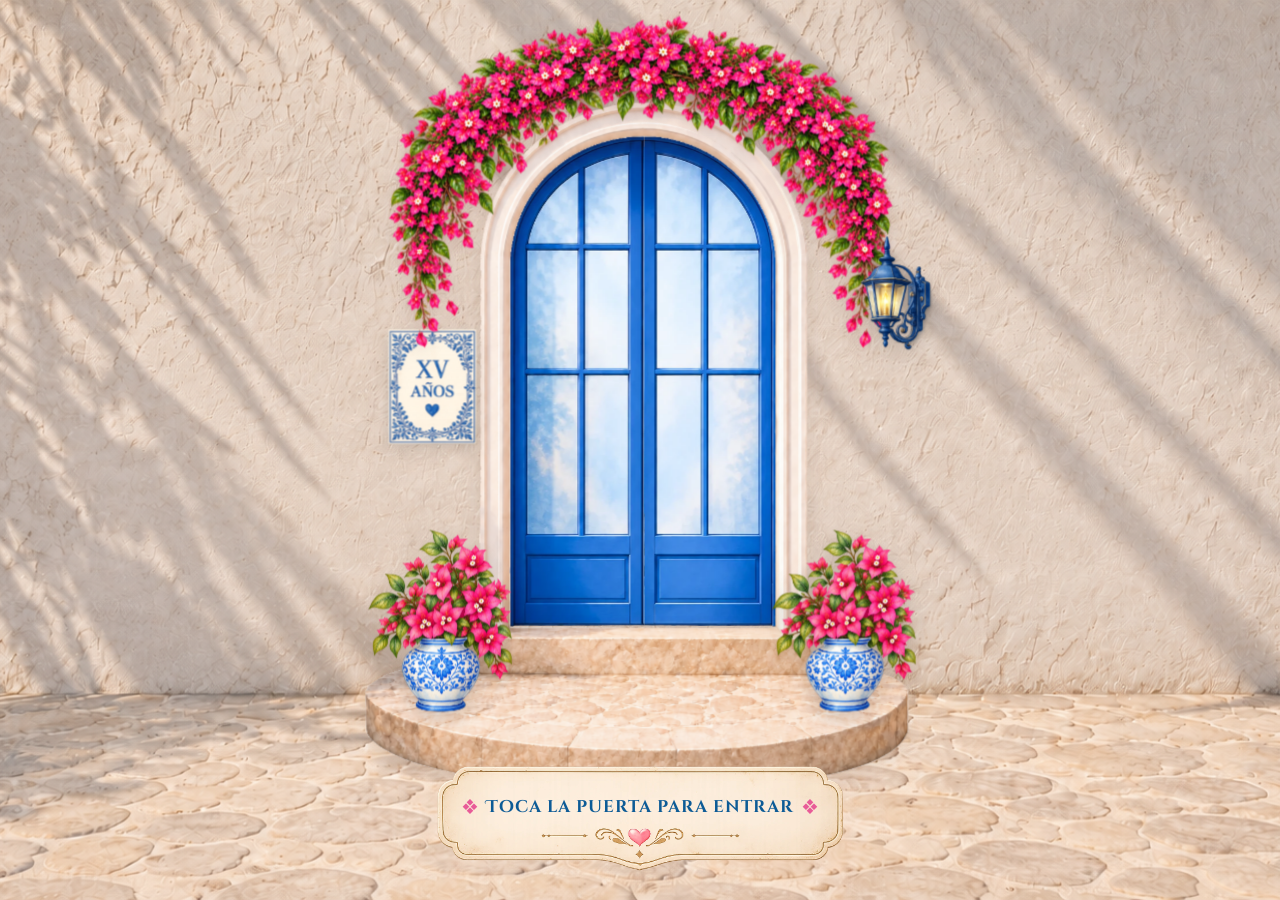
<file: index.html>
<!DOCTYPE html>
<html lang="es">

<head>

    <meta charset="UTF-8">

    <meta
        name="viewport"
        content="width=device-width, initial-scale=1.0, viewport-fit=cover">

    <title>Mis XV Jimena</title>

    <link
        rel="stylesheet"
        href="css/style.css?v=12">

    <link
        rel="preconnect"
        href="https://fonts.googleapis.com">

    <link
        rel="preconnect"
        href="https://fonts.gstatic.com"
        crossorigin>

    <link
        href="https://fonts.googleapis.com/css2?family=Cinzel+Decorative:wght@400;700&display=swap"
        rel="stylesheet">

</head>

<body>


    <!-- =====================================
         INTRO
    ====================================== -->

    <main
        class="intro"
        id="intro">


        <!-- =====================================
             PAISAJE FINAL
             Queda detrás de la portada
        ====================================== -->

        <div
            class="vista-previa-invitacion"
            aria-hidden="true">

            <img
                src="assets/img/fondo-invitacion4.webp"
                alt="Paisaje de Santorini">

        </div>


        <!-- =====================================
             CÁMARA
        ====================================== -->

        <div
            class="camara"
            id="camara">


            <!-- =====================================
                 FONDO
            ====================================== -->

            <img
                src="assets/img/fondo-pared-intro3.webp"
                class="fondo-pared"
                alt="">


            <!-- =====================================
                 ESCENA DE LA PUERTA
            ====================================== -->

            <section
                class="escena"
                id="escenaPuerta"
                aria-label="Puerta de entrada">


                <!-- =================================
                     INTERIOR
                ================================== -->

                <div
                    class="interior"
                    id="interiorPuerta"
                    aria-hidden="true">

                    <img
                        src="assets/img/fondo-invitacion4.webp"
                        class="paisaje-puerta"
                        alt="">

                </div>


                <!-- =================================
                     PUERTA IZQUIERDA
                ================================== -->

                <img
                    src="assets/img/puerta-izquierda.webp"
                    class="capa-completa puerta puerta-izquierda"
                    alt="">


                <!-- =================================
                     PUERTA DERECHA
                ================================== -->

                <img
                    src="assets/img/puerta-derecha.webp"
                    class="capa-completa puerta puerta-derecha"
                    alt="">


                <!-- =================================
                     MARCO
                ================================== -->

                <img
                    src="assets/img/marco-grada2.webp"
                    class="capa-completa marco-grada"
                    alt="">


                <!-- =================================
                     FLORES SUPERIORES
                ================================== -->

                <img
                    src="assets/img/buganvilias_transparente.webp"
                    class="flores-superiores"
                    alt="">


                <!-- =================================
                     FLORERO IZQUIERDO
                ================================== -->

                <img
                    src="assets/img/florero-izquierdo2.webp"
                    class="florero florero-izquierdo"
                    alt="">


                <!-- =================================
                     FLORERO DERECHO
                ================================== -->

                <img
                    src="assets/img/florero-izquierdo2.webp"
                    class="florero florero-derecho"
                    alt="">


                <!-- =================================
                     LETRERO XV AÑOS
                ================================== -->

                <img
                    src="assets/img/xv-anios4.webp"
                    class="letrero-xv"
                    alt="XV años">


                <!-- =================================
                     FAROL
                ================================== -->

                <img
                    src="assets/img/farol3.webp"
                    class="farol"
                    alt="Farol">


            </section>

        </div>


        <!-- =====================================
             BOTÓN ENTRAR
        ====================================== -->

        <div
            class="boton-entrar"
            id="botonAbrir"
            role="button"
            tabindex="0"
            aria-label="Abrir la puerta">


            <img
                src="assets/img/Frame.webp"
                class="marco-boton"
                alt="">


            <div class="contenido-boton">


                <span class="rombo">
                    ❖
                </span>


                <span class="texto-boton">
                    Toca la puerta para entrar
                </span>


                <span class="rombo">
                    ❖
                </span>


            </div>

        </div>


    </main>


    <!-- =====================================
         MÚSICA
    ====================================== -->

    <audio
        id="musica"
        preload="none"
        loop>

        <source
            src="assets/audio/ABBA - Mamma Mia.mp3"
            type="audio/mpeg">

    </audio>


    <!-- =====================================
         PÉTALOS
         16 PÉTALOS
    ====================================== -->

    <div
        class="petalos"
        aria-hidden="true">


        <!-- PÉTALOS ORIGINALES -->

        <span></span>
        <span></span>
        <span></span>
        <span></span>
        <span></span>
        <span></span>
        <span></span>
        <span></span>


        <!-- PÉTALOS NUEVOS -->

        <span></span>
        <span></span>
        <span></span>
        <span></span>
        <span></span>
        <span></span>
        <span></span>
        <span></span>


    </div>


    <!-- =====================================
         JAVASCRIPT
    ====================================== -->

    <script src="js/script.js?v=12"></script>


</body>

</html>
</file>
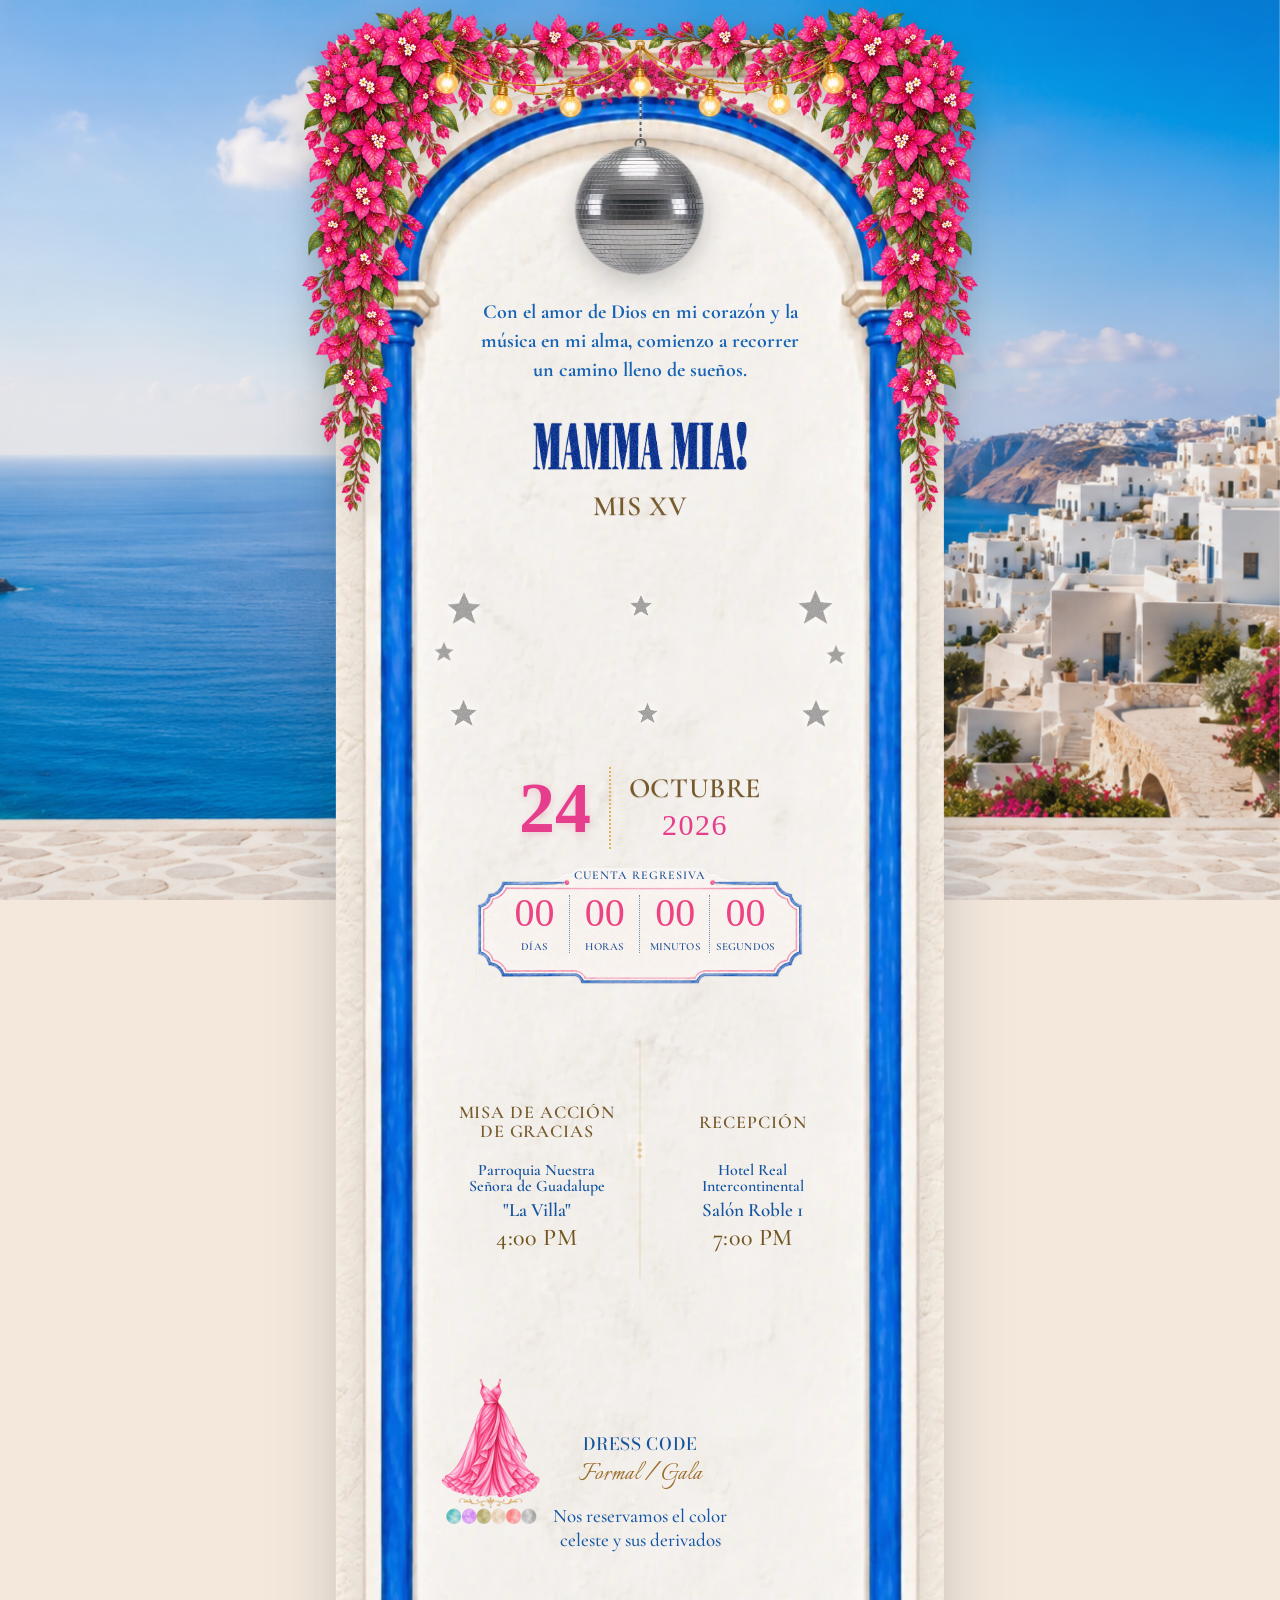
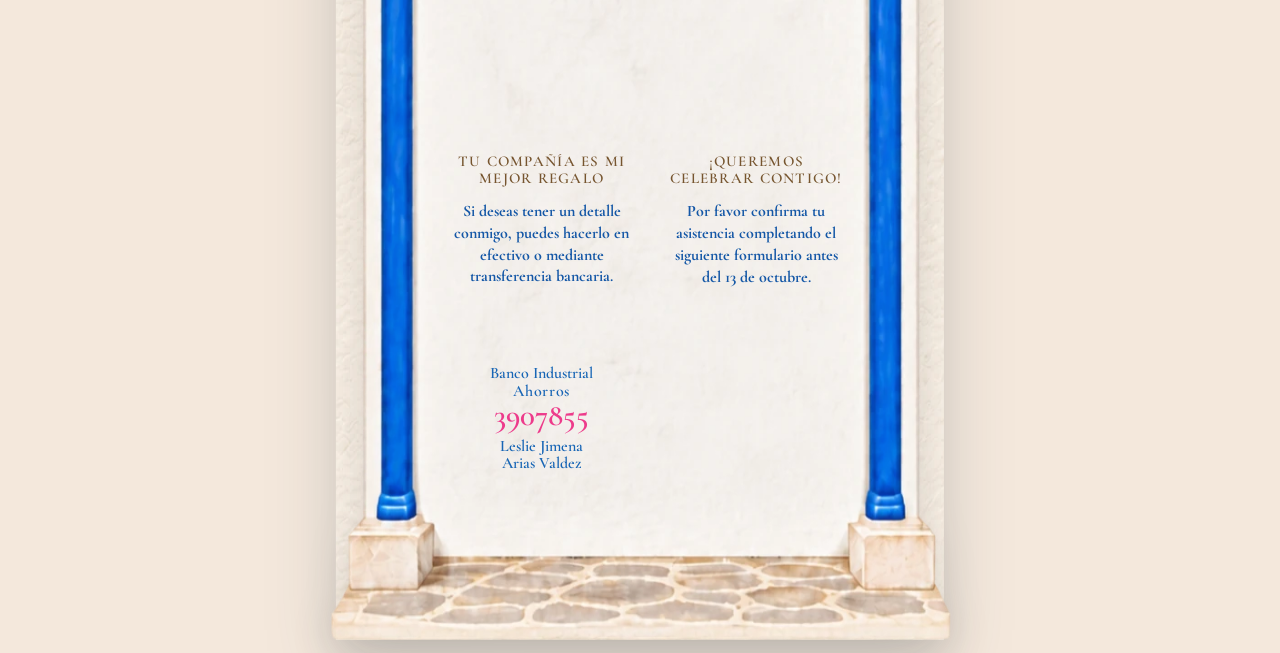
<file: invitacion.html>
<!DOCTYPE html>
<html lang="es">

<head>

    <meta charset="UTF-8">

    <meta
        name="viewport"
        content="width=device-width, initial-scale=1.0, viewport-fit=cover">

    <title>XV Años Jimena</title>


    <!-- ==========================================
         CSS
    =========================================== -->

    <link
        rel="stylesheet"
        href="css/invitacion.css?v=1">


    <!-- ==========================================
         GOOGLE FONTS
         Una sola solicitud para mejorar la carga
    =========================================== -->

    <link
        rel="preconnect"
        href="https://fonts.googleapis.com">

    <link
        rel="preconnect"
        href="https://fonts.gstatic.com"
        crossorigin>

    <link
        href="https://fonts.googleapis.com/css2?family=Allura&family=Bodoni+Moda:opsz,wght@6..96,400&family=Cinzel+Decorative:wght@400;700&family=Cormorant+Garamond:wght@500;600&family=Italianno&family=Montserrat:wght@300;400;500&family=Nunito:wght@300;400;500&display=swap"
        rel="stylesheet">

</head>


<body class="cargando-invitacion">


    <!-- =====================================
         TRANSICIÓN DE ENTRADA
    ====================================== -->

    <div
        class="transicion-entrada"
        aria-hidden="true">
    </div>


    <!-- =====================================
         FONDO SANTORINI
         Carga inmediata
    ====================================== -->

    <img
        src="assets/img/fondo-invitacion4.webp"
        class="fondo-santorini"
        alt="Paisaje de Santorini"
        loading="eager"
        decoding="async"
        fetchpriority="high">


    <!-- VELO DEL FONDO -->

    <div
        class="velo-fondo"
        aria-hidden="true">
    </div>


    <!-- =====================================
         CONTENEDOR PRINCIPAL
    ====================================== -->

    <main class="pagina-invitacion">


        <!-- =====================================
             PARED
             Carga inmediata
        ====================================== -->

        <img
            src="assets/img/pared_invitacion4_web.webp"
            class="pared-invitacion"
            alt=""
            loading="eager"
            decoding="async"
            fetchpriority="high">


        <!-- =====================================
             MARCO
             Carga inmediata
        ====================================== -->

        <img
            src="assets/img/marco_puerta13.webp"
            class="marco-invitacion"
            alt=""
            loading="eager"
            decoding="async"
            fetchpriority="high">


        <!-- =====================================
             FOCOS SUPERIORES
        ====================================== -->

        <img
            src="assets/img/focos.webp"
            class="focos-superiores"
            alt=""
            loading="eager"
            decoding="async"
            aria-hidden="true">


        <!-- =====================================
             FLORES SOBRE LA BOLA DISCO
        ====================================== -->

        <img
            src="assets/img/flores_bola.webp"
            class="flores-bola-disco"
            alt=""
            loading="eager"
            decoding="async">


        <!-- =====================================
             BOLA DISCO
        ====================================== -->

        <div
            class="bola-disco-contenedor"
            aria-hidden="true">

            <div class="cadena-disco"></div>


            <!-- BOLA DISCO — COMPUTADORA -->

            <video
                class="bola-disco bola-disco-web"
                autoplay
                muted
                loop
                playsinline
                preload="metadata">

                <source
                    src="assets/img/bola_disco_sin_fondo.webm"
                    type="video/webm">

            </video>


            <!-- BOLA DISCO — TELÉFONO -->

            <img
                src="assets/img/bola_disco_movil2.webp"
                class="bola-disco bola-disco-movil"
                alt=""
                width="600"
                height="586"
                loading="eager"
                decoding="async"
                draggable="false"
                aria-hidden="true">


            <!-- DESTELLOS -->

            <span class="destello destello-1"></span>
            <span class="destello destello-2"></span>
            <span class="destello destello-3"></span>
            <span class="destello destello-4"></span>
            <span class="destello destello-5"></span>
            <span class="destello destello-6"></span>

        </div>


        <!-- =====================================
             ESCENA
        ====================================== -->

        <article class="escena-invitacion">


            <!-- FLORES IZQUIERDAS -->

            <img
                src="assets/img/flores_marco_izquierdas2_web.webp"
                class="flores-superiores-izquierda"
                alt=""
                loading="eager"
                decoding="async">


            <!-- FLORES DERECHAS -->

            <img
                src="assets/img/flores_marco_izquierdas2_web.webp"
                class="flores-superiores-derecha"
                alt=""
                loading="eager"
                decoding="async">


            <!-- =====================================
                 CONTENIDO
            ====================================== -->

            <section class="contenido-invitacion">


                <!-- =================================
                     PORTADA
                ================================== -->

                <header class="portada-invitacion">


                    <!-- FRASE -->

                    <p class="frase-portada">
                        Con el amor de Dios en mi corazón
                        y la música en mi alma,
                        comienzo a recorrer un camino lleno de sueños.
                    </p>


                    <!-- =================================
                         MAMMA MIA
                    ================================== -->

                    <div class="mamma-mia-portada">

                        <img
                            src="assets/img/mamma_mia2.webp"
                            alt="Mamma Mia"
                            loading="eager"
                            decoding="async">

                    </div>


                    <!-- =================================
                         MIS XV
                    ================================== -->

                    <p class="subtitulo-xv">
                        Mis XV
                    </p>


                    <!-- ORNAMENTO MIS XV -->

                    <img
                        src="assets/img/Ornamento12.webp"
                        class="ornamento-misxv"
                        alt=""
                        loading="eager"
                        decoding="async">


                    <!-- =================================
                         NOMBRE JIMENA
                    ================================== -->

                    <div
                        class="nombre-jimena-contenedor"
                        aria-label="Jimena">


                        <img
                            src="assets/img/Nombre.webp"
                            class="nombre-jimena-imagen"
                            alt="Jimena"
                            loading="eager"
                            decoding="async">


                        <!-- ESTRELLAS -->

                        <img
                            src="assets/img/estrella2.webp"
                            class="estrella-jimena estrella-1"
                            alt=""
                            decoding="async"
                            aria-hidden="true">

                        <img
                            src="assets/img/estrella2.webp"
                            class="estrella-jimena estrella-2"
                            alt=""
                            decoding="async"
                            aria-hidden="true">

                        <img
                            src="assets/img/estrella2.webp"
                            class="estrella-jimena estrella-3"
                            alt=""
                            decoding="async"
                            aria-hidden="true">

                        <img
                            src="assets/img/estrella2.webp"
                            class="estrella-jimena estrella-4"
                            alt=""
                            decoding="async"
                            aria-hidden="true">

                        <img
                            src="assets/img/estrella2.webp"
                            class="estrella-jimena estrella-5"
                            alt=""
                            decoding="async"
                            aria-hidden="true">

                        <img
                            src="assets/img/estrella2.webp"
                            class="estrella-jimena estrella-6"
                            alt=""
                            decoding="async"
                            aria-hidden="true">

                        <img
                            src="assets/img/estrella2.webp"
                            class="estrella-jimena estrella-7"
                            alt=""
                            decoding="async"
                            aria-hidden="true">

                        <img
                            src="assets/img/estrella2.webp"
                            class="estrella-jimena estrella-8"
                            alt=""
                            decoding="async"
                            aria-hidden="true">


                        <!-- DESTELLOS -->

                        <span
                            class="chispa-jimena chispa-1"
                            aria-hidden="true">
                        </span>

                        <span
                            class="chispa-jimena chispa-2"
                            aria-hidden="true">
                        </span>

                        <span
                            class="chispa-jimena chispa-3"
                            aria-hidden="true">
                        </span>

                        <span
                            class="chispa-jimena chispa-4"
                            aria-hidden="true">
                        </span>

                        <span
                            class="chispa-jimena chispa-5"
                            aria-hidden="true">
                        </span>

                        <span
                            class="chispa-jimena chispa-6"
                            aria-hidden="true">
                        </span>

                    </div>


                    <!-- =================================
                         FECHA
                    ================================== -->

                    <div class="fecha-evento">

                        <div class="fecha-contenedor">

                            <div class="fecha-dia">
                                24
                            </div>

                            <div class="fecha-linea"></div>

                            <div class="fecha-texto">

                                <div class="subtitulo-xv">
                                    OCTUBRE
                                </div>

                                <div class="fecha-anio">
                                    2026
                                </div>

                            </div>

                        </div>

                    </div>


                    <!-- =================================
                         CUENTA REGRESIVA
                    ================================== -->

                    <section
                        class="cuenta-regresiva"
                        aria-label="Cuenta regresiva para los XV años">

                        <img
                            src="assets/img/marco_cuenta.webp"
                            class="marco-cuenta"
                            alt=""
                            loading="eager"
                            decoding="async">

                        <div class="contenido-cuenta">

                            <p class="titulo-cuenta">
                                CUENTA REGRESIVA
                            </p>

                            <div class="contador">


                                <div class="unidad-contador">

                                    <span
                                        class="numero-contador"
                                        id="dias">
                                        00
                                    </span>

                                    <span class="etiqueta-contador">
                                        DÍAS
                                    </span>

                                </div>


                                <div class="unidad-contador">

                                    <span
                                        class="numero-contador"
                                        id="horas">
                                        00
                                    </span>

                                    <span class="etiqueta-contador">
                                        HORAS
                                    </span>

                                </div>


                                <div class="unidad-contador">

                                    <span
                                        class="numero-contador"
                                        id="minutos">
                                        00
                                    </span>

                                    <span class="etiqueta-contador">
                                        MINUTOS
                                    </span>

                                </div>


                                <div class="unidad-contador">

                                    <span
                                        class="numero-contador"
                                        id="segundos">
                                        00
                                    </span>

                                    <span class="etiqueta-contador">
                                        SEGUNDOS
                                    </span>

                                </div>

                            </div>

                        </div>

                    </section>


                    <!-- =================================
                         MISA + RECEPCIÓN
                         Desde aquí usamos lazy loading
                    ================================== -->

                    <section class="eventos-xv">


                        <!-- MISA -->

                        <div class="evento-card evento-misa">

                            <div class="evento-imagen">

                                <img
                                    src="assets/img/iglesia_2.webp"
                                    alt="Parroquia Nuestra Señora de Guadalupe"
                                    loading="lazy"
                                    decoding="async">

                            </div>


                            <div class="evento-info">

                                <h2 class="evento-titulo titulo-misa">

                                    <span>
                                        MISA DE ACCIÓN
                                    </span>

                                    <span>
                                        DE GRACIAS
                                    </span>

                                </h2>


                                <img
                                    src="assets/img/Ornamento5.webp"
                                    class="evento-ornamento"
                                    alt=""
                                    loading="lazy"
                                    decoding="async">


                                <h3 class="evento-lugar">

                                    Parroquia Nuestra<br>
                                    Señora de Guadalupe

                                    <span>
                                        "La Villa"
                                    </span>

                                </h3>


                                <p class="evento-hora">
                                    4:00 PM
                                </p>


                                <a
                                    href="https://ul.waze.com/ul?venue_id=176619666.1766196659.408411&overview=yes&utm_campaign=default&utm_source=waze_website&utm_medium=lm_share_location"
                                    target="_blank"
                                    rel="noopener noreferrer"
                                    class="boton-ubicacion-imagen"
                                    aria-label="Ver ubicación de la misa">

                                    <img
                                        src="assets/img/bot_ubicacion_.webp"
                                        class="imagen-boton-ubicacion"
                                        alt="Ver ubicación"
                                        loading="lazy"
                                        decoding="async">

                                </a>

                            </div>

                        </div>


                        <!-- RECEPCIÓN -->

                        <div class="evento-card evento-recepcion">

                            <div class="evento-imagen">

                                <img
                                    src="assets/img/recepcion.webp"
                                    alt="Recepción"
                                    loading="lazy"
                                    decoding="async">

                            </div>


                            <div class="evento-info">

                                <h2 class="evento-titulo">
                                    RECEPCIÓN
                                </h2>


                                <img
                                    src="assets/img/ornamento_corazon.webp"
                                    class="evento-ornamento"
                                    alt=""
                                    loading="lazy"
                                    decoding="async">


                                <h3 class="evento-lugar">

                                    Hotel Real<br>
                                    Intercontinental

                                    <span>
                                        Salón Roble 1
                                    </span>

                                </h3>


                                <p class="evento-hora">
                                    7:00 PM
                                </p>


                                <a
                                    href="https://ul.waze.com/ul?venue_id=176619666.1766131124.504580&overview=yes&utm_campaign=default&utm_source=waze_website&utm_medium=lm_share_location"
                                    target="_blank"
                                    rel="noopener noreferrer"
                                    class="boton-ubicacion-imagen"
                                    aria-label="Ver ubicación de la recepción">

                                    <img
                                        src="assets/img/bot_ubicacion_.webp"
                                        class="imagen-boton-ubicacion"
                                        alt="Ver ubicación"
                                        loading="lazy"
                                        decoding="async">

                                </a>

                            </div>

                        </div>

                    </section>
                    <!-- =====================================================
                         DRESS CODE
                    ===================================================== -->

                    <section class="dress-code-xv">

                        <div class="dress-contenido">


                            <!-- VESTIDO -->

                            <div class="dress-hombre">

                                <img
                                    src="assets/img/vestido4.webp"
                                    alt="Vestido formal"
                                    loading="lazy"
                                    decoding="async">

                            </div>


                            <!-- CENTRO -->

                            <div class="dress-centro">

                                <img
                                    src="assets/img/bola_save.webp"
                                    alt=""
                                    class="dress-bola-central"
                                    loading="lazy"
                                    decoding="async">

                                <h2 class="dress-titulo">
                                    DRESS CODE
                                </h2>

                                <div class="dress-formal">
                                    Formal / Gala
                                </div>

                                <p class="dress-reserva-texto">
                                    Nos reservamos el color<br>
                                    celeste y sus derivados
                                </p>

                            </div>


                            <!-- TRAJE -->

                            <div class="dress-mujer">

                                <img
                                    src="assets/img/traje4.webp"
                                    alt="Traje formal"
                                    loading="lazy"
                                    decoding="async">

                            </div>

                        </div>


                        <!-- COLORES RESERVADOS -->

                        <div class="dress-frame-reservado">

                            <img
                                src="assets/img/Reservado2.webp"
                                alt="Color celeste reservado"
                                loading="lazy"
                                decoding="async">

                        </div>

                    </section>


                    <!-- =====================================================
                         REGALO + CONFIRMACIÓN
                    ===================================================== -->

                    <section class="regalo-confirmacion-xv">


                        <!-- ORNAMENTO SUPERIOR -->

                        <div class="ornamento-regalo-superior">

                            <img
                                src="assets/img/Ornamento11.webp"
                                alt=""
                                loading="lazy"
                                decoding="async">

                        </div>


                        <!-- CONTENIDO EN DOS COLUMNAS -->

                        <div class="regalo-confirmacion-contenido">


                            <!-- =================================
                                 REGALO
                            ================================== -->

                            <div class="regalo-xv">

                                <h2 class="regalo-titulo">
                                    TU COMPAÑÍA ES MI MEJOR REGALO
                                </h2>


                                <p class="regalo-texto">
                                    Si deseas tener un detalle conmigo,
                                    puedes hacerlo en efectivo o mediante
                                    transferencia bancaria.
                                </p>


                                <img
                                    src="assets/img/sobre.webp"
                                    class="sobre-regalo"
                                    alt=""
                                    loading="lazy"
                                    decoding="async"
                                    aria-hidden="true">


                                <!-- DATOS BANCARIOS -->

                                <div class="datos-bancarios">

                                    <img
                                        src="assets/img/ornamento8.webp"
                                        class="ornamento-cuenta-banco ornamento-cuenta-superior"
                                        alt=""
                                        loading="lazy"
                                        decoding="async"
                                        aria-hidden="true">

                                    <p class="banco">
                                        Banco Industrial
                                    </p>

                                    <p class="tipo-cuenta">
                                        Ahorros
                                    </p>

                                    <p class="numero-cuenta">
                                        3907855
                                    </p>

                                    <p class="nombre-cuenta">
                                        Leslie Jimena<br>
                                        Arias Valdez
                                    </p>

                                    <img
                                        src="assets/img/ornamento8.webp"
                                        class="ornamento-cuenta-banco ornamento-cuenta-inferior"
                                        alt=""
                                        loading="lazy"
                                        decoding="async"
                                        aria-hidden="true">

                                </div>

                            </div>


                            <!-- =================================
                                 SEPARADOR FLORAL
                            ================================== -->

                            <div
                                class="separador-confirmacion-contenedor"
                                aria-hidden="true">

                                <img
                                    src="assets/img/ornamento13.webp"
                                    class="separador-confirmacion"
                                    alt=""
                                    loading="lazy"
                                    decoding="async">

                            </div>


                            <!-- =================================
                                 CONFIRMACIÓN
                            ================================== -->

                            <div class="confirmacion-xv">

                                <h2 class="regalo-titulo">
                                    ¡QUEREMOS CELEBRAR CONTIGO!
                                </h2>


                                <p class="regalo-texto">
                                    Por favor confirma tu asistencia
                                    completando el siguiente formulario
                                    antes del 13 de octubre.
                                </p>


                                <a
                                    href="https://docs.google.com/forms/d/e/1FAIpQLScyGAQQ9CGseZ0eW-rV2-S-Hzh5Dd9zQKTLt4BXy4Dt4CaMrg/viewform?usp=publish-editor"
                                    target="_blank"
                                    rel="noopener noreferrer"
                                    class="boton-confirmacion-imagen"
                                    aria-label="Confirmar asistencia">

                                    <img
                                        src="assets/img/bot_confirmacion.webp"
                                        class="imagen-boton-confirmacion"
                                        alt="Confirmar asistencia"
                                        loading="lazy"
                                        decoding="async">

                                </a>


                                <!-- ORNAMENTO CONFIRMACIÓN -->

                                <img
                                    src="assets/img/ornamento10.webp"
                                    alt="Ornamento Santorini"
                                    class="ornamento-confirmacion"
                                    loading="lazy"
                                    decoding="async">

                            </div>


                            <!-- =================================
                                 SEPARADOR CENTRAL
                            ================================== -->

                            <div
                                class="separador-regalo"
                                aria-hidden="true">

                                <img
                                    src="assets/img/ornamento9.webp"
                                    class="separador-regalo-imagen"
                                    alt=""
                                    loading="lazy"
                                    decoding="async">

                            </div>

                        </div>


                        <!-- FLORERO IZQUIERDO -->

                        <img
                            src="assets/img/florero5.webp"
                            class="florero-inferior-izquierdo"
                            alt=""
                            loading="lazy"
                            decoding="async"
                            aria-hidden="true">


                        <!-- FLORERO DERECHO -->

                        <img
                            src="assets/img/florero3.webp"
                            class="florero-inferior-derecho"
                            alt=""
                            loading="lazy"
                            decoding="async"
                            aria-hidden="true">

                    </section>

                </header>

            </section>

        </article>


        <!-- =====================================
             PÉTALOS INFERIORES
        ====================================== -->

        <img
            src="assets/img/petalos.webp"
            class="petalos-inferiores"
            alt=""
            loading="lazy"
            decoding="async"
            aria-hidden="true">

    </main>


    <!-- =====================================
         MÚSICA
    ====================================== -->

    <audio
        id="musicaInvitacion"
        preload="none"
        loop>

        <source
            src="assets/audio/ABBA - Mamma Mia.mp3"
            type="audio/mpeg">

    </audio>


    <!-- =====================================
         JAVASCRIPT
    ====================================== -->

    <script
        src="js/invitacion.js?v=33">
    </script>


</body>

</html>
</file>
<file: css/style.css>
/* ==================================================
   1. RESET
================================================== */

*{
    margin:0;
    padding:0;
    box-sizing:border-box;
}

html,
body{
    width:100%;
    min-height:100%;
}

html{
    overflow:hidden;
}

body{
    min-height:100vh;
    min-height:100dvh;
    overflow:hidden;
    background:#f4e8dc;

    font-family:
        Arial,
        Helvetica,
        sans-serif;

    overscroll-behavior:none;
}


/* ==================================================
   2. VARIABLES
================================================== */

:root{

    --color-crema:#f4e8dc;
    --color-azul:#0d5b96;
    --color-rosa:#e85b98;
    --color-petalo:#f76ba9;

    --z-fondo:0;
    --z-iluminacion:1;
    --z-paisaje:5;
    --z-escena:10;
    --z-interior:15;
    --z-puertas:20;
    --z-marco:30;
    --z-farol:42;
    --z-letrero:43;
    --z-floreros:45;
    --z-flores:50;
    --z-petalos:80;
    --z-boton:100;

    --duracion-puertas:2s;
    --duracion-paisaje:1s;
    --duracion-desvanecer:.85s;
    --duracion-zoom:1.8s;

    --curva-suave:
        cubic-bezier(.22,.61,.36,1);

    --curva-cinematica:
        cubic-bezier(.16,.84,.28,1);
}


/* ==================================================
   3. CONTENEDOR PRINCIPAL
================================================== */

.intro{
    position:relative;

    width:100vw;
    height:100vh;
    height:100dvh;

    display:flex;
    align-items:center;
    justify-content:center;

    overflow:hidden;

    background:var(--color-crema);

    isolation:isolate;
}


/* ==================================================
   CÁMARA DE LA PORTADA
================================================== */

.camara{
    position:absolute;
    inset:0;

    z-index:10;

    width:100%;
    height:100%;

    overflow:hidden;

    transform-origin:center center;

    transform:
        translate3d(0,0,0)
        scale(1);

    will-change:
        transform,
        opacity;

    transition:
        transform 3.2s
        cubic-bezier(.18,.78,.22,1),

        opacity .8s ease;
}


/* ==================================================
   4. FONDO DE LA PORTADA
================================================== */

.fondo-pared{
    position:absolute;
    inset:0;

    width:100%;
    height:100%;

    object-fit:cover;
    object-position:center;

    z-index:var(--z-fondo);

    pointer-events:none;
    user-select:none;
}


/* Iluminación */

.intro::before{
    content:"";

    position:absolute;
    inset:0;

    background:
        radial-gradient(
            circle at 50% 35%,
            rgba(255,255,255,.10),
            transparent 52%
        );

    z-index:var(--z-iluminacion);

    pointer-events:none;
}


/* ==================================================
   5. PAISAJE DE SANTORINI
================================================== */

.vista-previa-invitacion{
    position:fixed;
    inset:0;

    width:100vw;
    height:100vh;
    height:100dvh;

    overflow:hidden;

    background:var(--color-crema);

    opacity:0;

    transform:
        scale(1.12);

    z-index:7;

    pointer-events:none;

    will-change:
        opacity,
        transform;

    transition:
        opacity 1s ease,
        transform 2.5s
        cubic-bezier(.16,.84,.28,1);
}


.vista-previa-invitacion img{
    display:block;

    width:100%;
    height:100%;

    object-fit:cover;
    object-position:center 65%;

    transform:scale(1);

    user-select:none;
    pointer-events:none;
}


/* ==================================================
   6. ESCENA PRINCIPAL
================================================== */

.escena{
    position:absolute;

    left:50%;
    top:50%;

    width:
        min(
            64dvh,
            620px,
            96vw
        );

    height:auto;

    aspect-ratio:2 / 3;

    perspective:2200px;

    transform-style:
        preserve-3d;

    transform:
        translate(-50%,-52%)
        scale(1.03);

    cursor:pointer;

    z-index:
        var(--z-escena);

    transition:
        opacity
        var(--duracion-desvanecer)
        ease,

        transform
        var(--duracion-desvanecer)
        ease;
}


/* ==================================================
   7. CAPAS COMPLETAS
================================================== */

.capa-completa{
    position:absolute;
    inset:0;

    width:100%;
    height:100%;

    object-fit:contain;
    object-position:center;

    pointer-events:none;
    user-select:none;
}


/* ==================================================
   8. INTERIOR DETRÁS DE LAS PUERTAS
================================================== */

.interior{
    position:absolute;

    left:29.2%;
    top:17.8%;

    width:41.6%;
    height:53.6%;

    overflow:hidden;

    background:transparent;

    opacity:1;

    z-index:4;

    pointer-events:none;

    clip-path:
        inset(
            0
            round
            160px
            160px
            0
            0
        );
}


.paisaje-puerta{
    display:block;

    width:100%;
    height:100%;

    object-fit:cover;
    object-position:center 65%;

    transform:
        scale(1.08);

    user-select:none;
    pointer-events:none;

    transition:
        transform 3.2s
        cubic-bezier(.18,.78,.22,1);
}


/* ==================================================
   9. PUERTAS
================================================== */

.puerta{
    z-index:
        var(--z-puertas);

    transform-style:
        preserve-3d;

    backface-visibility:
        visible;

    -webkit-backface-visibility:
        visible;

    will-change:
        transform;

    filter:
        drop-shadow(
            0 4px 8px
            rgba(0,0,0,.12)
        );

    transition:
        transform
        var(--duracion-puertas)
        var(--curva-suave),

        filter .6s ease,

        opacity
        var(--duracion-desvanecer)
        ease;
}


.puerta-izquierda{
    transform-origin:
        27.6% center;

    transform:
        rotateY(0deg);
}


.puerta-derecha{
    transform-origin:
        73.4% center;

    transform:
        rotateY(0deg);
}


.escena.abierta
.puerta-izquierda{
    transform:
        rotateY(-65deg);
}


.escena.abierta
.puerta-derecha{
    transform:
        rotateY(60deg);
}


.escena.abierta
.puerta{
    filter:
        drop-shadow(
            0 8px 14px
            rgba(0,0,0,.20)
        );
}


/* ==================================================
   10. MARCO
================================================== */

.marco-grada{
    z-index:
        var(--z-marco);

    filter:
        drop-shadow(
            0 7px 10px
            rgba(77,48,29,.13)
        );

    transition:
        opacity
        var(--duracion-desvanecer)
        ease;
}


/* ==================================================
   11. FLORES SUPERIORES
================================================== */

.flores-superiores{
    position:absolute;

    left:50%;
    top:3%;

    width:85%;
    height:auto;

    transform:
        translateX(-50%);

    object-fit:contain;

    pointer-events:none;
    user-select:none;

    z-index:
        var(--z-flores);

    filter:
        drop-shadow(
            0 6px 8px
            rgba(85,35,45,.16)
        );

    transition:
        opacity
        var(--duracion-desvanecer)
        ease;
}


/* ==================================================
   12. FLOREROS
================================================== */

.florero{
    position:absolute;

    width:26%;
    height:auto;

    bottom:18%;

    object-fit:contain;

    pointer-events:none;
    user-select:none;

    z-index:
        var(--z-floreros);

    filter:
        drop-shadow(
            0 7px 10px
            rgba(0,0,0,.16)
        );

    transition:
        opacity
        var(--duracion-desvanecer)
        ease;
}


.florero-izquierdo{
    left:3%;
}


.florero-derecho{
    right:3%;
}


/* ==================================================
   13. LETRERO XV
================================================== */

.letrero-xv{
    position:absolute;

    width:18%;
    height:auto;

    left:6%;
    top:36%;

    object-fit:contain;

    pointer-events:none;
    user-select:none;

    z-index:
        var(--z-letrero);

    filter:
        drop-shadow(
            0 5px 8px
            rgba(0,0,0,.13)
        );
}


/* ==================================================
   14. FAROL
================================================== */

.farol{
    position:absolute;

    width:28%;
    height:auto;

    right:-5% !important;
    top:25% !important;

    object-fit:contain;

    pointer-events:none;
    user-select:none;

    z-index:55 !important;

    filter:
        drop-shadow(
            0 7px 10px
            rgba(0,0,0,.18)
        );

    animation:
        brilloFarol
        3.2s
        ease-in-out
        infinite;
}


/* ==================================================
   15. BOTÓN DE ENTRADA
================================================== */

.boton-entrar{
    position:absolute;

    left:50%;
    bottom:28px;

    width:
        min(
            390px,
            80vw
        );

    transform:
        translateX(-50%);

    cursor:pointer;
    user-select:none;

    z-index:
        var(--z-boton);

    transition:
        transform .25s ease,
        opacity .6s ease;
}


.boton-entrar:hover{
    transform:
        translateX(-50%)
        scale(1.02);
}


.boton-entrar:active{
    transform:
        translateX(-50%)
        scale(.98);
}


/* Frame del botón */

.marco-boton{
    display:block !important;

    width:105% !important;

    max-width:none !important;

    height:auto !important;

    position:relative !important;

    left:50% !important;

    transform:
        translateX(-50%)
        !important;

    margin:0 !important;

    pointer-events:none;
    user-select:none;
}


.contenido-boton{
    position:absolute;

    left:50%;
    top:39%;

    width:90%;

    display:flex;

    align-items:center;
    justify-content:center;

    gap:10px;

    transform:
        translate(-50%,-50%);

    pointer-events:none;
}


.texto-boton{
    font-family:
        "Cinzel Decorative",
        serif;

    font-size:
        clamp(
            15px,
            1.35vw,
            20px
        );

    font-weight:700;

    color:
        var(--color-azul);

    letter-spacing:1px;

    line-height:1.2;

    text-align:center;

    white-space:nowrap;
}


.rombo{
    position:relative;

    display:inline-flex;

    align-items:center;
    justify-content:center;

    width:12px;
    height:12px;

    flex:
        0 0 12px;

    color:
        var(--color-rosa);

    font-size:0;

    line-height:1;
}


.rombo::before{
    content:"❖";

    color:
        var(--color-rosa);

    font-family:
        Arial,
        Helvetica,
        sans-serif;

    font-size:20px;

    line-height:1;
}


/* ==================================================
   16. PÉTALOS
================================================== */

.petalos{
    position:fixed;

    inset:0;

    overflow:hidden;

    pointer-events:none;

    z-index:
        var(--z-petalos);

    transition:
        opacity .7s ease;
}


.petalos span{
    position:absolute;

    top:-70px;

    width:18px;
    height:24px;

    background-image:
        url("../assets/img/petalo.webp");

    background-size:
        contain;

    background-repeat:
        no-repeat;

    background-position:
        center;

    opacity:.85;

    animation:
        caerPetalo
        linear
        infinite;

    will-change:
        transform;
}


.petalos span:nth-child(1){
    left:8%;
    animation-duration:11s;
    animation-delay:-2s;
}

.petalos span:nth-child(2){
    left:22%;
    animation-duration:13s;
    animation-delay:-6s;
}

.petalos span:nth-child(3){
    left:37%;
    animation-duration:12s;
    animation-delay:-9s;
}

.petalos span:nth-child(4){
    left:50%;
    animation-duration:11.5s;
    animation-delay:-7s;
}

.petalos span:nth-child(5){
    left:65%;
    animation-duration:11.5s;
    animation-delay:-7s;
}

.petalos span:nth-child(6){
    left:78%;
    animation-duration:13.5s;
    animation-delay:-3s;
}

.petalos span:nth-child(7){
    left:90%;
    animation-duration:12.5s;
    animation-delay:-8s;
}

.petalos span:nth-child(8){
    left:55%;
    animation-duration:15s;
    animation-delay:-5s;
}


/* ==================================================
   17. ANIMACIÓN FAROL
================================================== */

@keyframes brilloFarol{

    0%,
    100%{

        filter:
            drop-shadow(
                0 7px 10px
                rgba(0,0,0,.18)
            )

            drop-shadow(
                0 0 3px
                rgba(255,205,105,.22)
            );
    }


    50%{

        filter:
            drop-shadow(
                0 7px 10px
                rgba(0,0,0,.18)
            )

            drop-shadow(
                0 0 10px
                rgba(255,205,105,.50)
            );
    }
}


/* ==================================================
   18. ANIMACIÓN PÉTALOS
================================================== */

@keyframes caerPetalo{

    0%{
        transform:
            translate3d(
                0,
                -80px,
                0
            )
            rotate(0deg)
            scale(.75);

        opacity:0;
    }


    8%{
        opacity:.9;
    }


    25%{
        transform:
            translate3d(
                -28px,
                25vh,
                0
            )
            rotate(100deg)
            scale(.9);
    }


    50%{
        transform:
            translate3d(
                24px,
                52vh,
                0
            )
            rotate(210deg)
            scale(.8);
    }


    75%{
        transform:
            translate3d(
                -18px,
                80vh,
                0
            )
            rotate(310deg)
            scale(.95);
    }


    100%{
        transform:
            translate3d(
                20px,
                115vh,
                0
            )
            rotate(430deg)
            scale(.8);

        opacity:0;
    }
}


/* ==================================================
   19. TRANSICIÓN HACIA LA INVITACIÓN
================================================== */

.intro.en-transicion{
    cursor:default;
}


.intro.en-transicion
.escena,

.intro.en-transicion
.boton-entrar{
    pointer-events:none;
}


/* Transición elementos decorativos */

.puerta,
.marco-grada,
.flores-superiores,
.florero,
.farol,
.letrero-xv{

    transition:
        opacity
        var(--duracion-desvanecer)
        ease,

        transform
        var(--duracion-puertas)
        var(--curva-suave),

        filter .6s ease;
}


/* ==================================================
   20. ENTRAR POR LA PUERTA
================================================== */

body.transicion-activa
.petalos{
    opacity:0;
}


.intro.abriendo
.boton-entrar{

    opacity:0;

    transform:
        translateX(-50%)
        translateY(10px)
        scale(.96);

    pointer-events:none;
}


.intro.abriendo
.interior{
    opacity:1;
}


.intro.abriendo
.paisaje-puerta{
    transform:
        scale(1.04);
}


/* ==================================================
   21. MOVIMIENTO DE CÁMARA
================================================== */

.intro.avanzando
.camara{

    transform:
        translate3d(
            0,
            5vh,
            0
        )
        scale(2.65);
}


/* Fondo desaparece */

.intro.avanzando
.fondo-pared{

    opacity:0;

    transition:
        opacity
        .7s
        ease
        2.1s;
}


/* Elementos decorativos desaparecen */

.intro.avanzando .puerta,
.intro.avanzando .marco-grada,
.intro.avanzando .flores-superiores,
.intro.avanzando .florero,
.intro.avanzando .farol,
.intro.avanzando .letrero-xv{

    opacity:0;

    transition:
        opacity
        .65s
        ease
        2.15s,

        transform
        2s
        ease,

        filter
        .6s
        ease;
}


/* Paisaje dentro de puerta */

.intro.avanzando
.interior{
    opacity:1;
}


.intro.avanzando
.paisaje-puerta{
    transform:
        scale(.92);
}


/* ==================================================
   22. PAISAJE FINAL
================================================== */

.intro.paisaje-final
.vista-previa-invitacion{

    opacity:1;

    transform:
        scale(1);
}


.intro.paisaje-final
.boton-entrar{

    opacity:0;

    pointer-events:none;
}


.intro.paisaje-final
.camara{

    opacity:0;

    pointer-events:none;
}


/* ==================================================
   23. INVITACIÓN PRECARGADA
   ==================================================
   El iframe existe desde que carga index.html,
   pero permanece completamente oculto.
================================================== */

.contenedor-invitacion-final{

    position:fixed;

    inset:0;

    width:100%;

    height:100vh;
    height:100dvh;

    background:
        var(--color-crema);

    /*
       Precargada pero invisible.
    */

    opacity:0;

    visibility:hidden;

    /*
       Muy importante:
       mientras está oculta no bloquea
       la puerta ni el botón.
    */

    pointer-events:none;

    z-index:10000;

    transition:
        opacity .9s ease,
        visibility 0s linear .9s;
}


/* ==================================================
   24. MOSTRAR INVITACIÓN
================================================== */

.contenedor-invitacion-final.visible{

    opacity:1;

    visibility:visible;

    pointer-events:auto;

    transition:
        opacity .9s ease;
}


/* ==================================================
   25. IFRAME
================================================== */

.iframe-invitacion{

    display:block;

    width:100%;

    height:100%;

    border:0;

    background:
        var(--color-crema);
}


/* Bloquear scroll del index */

body.invitacion-abierta{

    overflow:hidden;
}


/* ==================================================
   26. AJUSTES TELÉFONO
================================================== */

@media screen and (max-width:768px){

    .flores-superiores{

        width:86% !important;

        top:3% !important;
    }

}


/* ==================================================
   27. iPHONE 14
================================================== */

@media screen
and (min-width:389px)
and (max-width:391px){

    .frase-invitacion{

        width:82% !important;

        max-width:82% !important;

        margin-left:auto !important;

        margin-right:auto !important;

        font-size:20px !important;

        line-height:1.45 !important;

        text-align:center !important;

        left:auto !important;

        right:auto !important;
    }


    .boton-entrar
    .marco-boton{

        width:112% !important;

        max-width:none !important;

        position:relative !important;

        left:50% !important;

        transform:
            translateX(-50%)
            !important;

        height:auto !important;
    }

}
</file>
<file: css/invitacion.css>
/* =========================================================
   INVITACIÓN XV JIMENA — CSS REORGANIZADO
   =========================================================
   IMPORTANTE:
   - Se conserva el orden de la cascada para no alterar el diseño actual.
   - Los ajustes finales existentes siguen teniendo prioridad.
   - Al final se agrega compatibilidad con el HTML reorganizado:
     título de Misa en 2 líneas y Dress Code.
   ========================================================= */

/* ==========================================
   FUENTE SUNSHINE FESTIVAL
========================================== */

@font-face{
    font-family: "Sunshine Festival";
    src: url("../assets/fonts/Sunshine Festival.otf") format("opentype");
    font-weight: normal;
    font-style: normal;
}

@font-face {
    font-family: 'Madina';
    src: url('../assets/fonts/Madina.otf') format('opentype');
    font-weight: normal;
    font-style: normal;
    font-display: swap;
}

/* ==========================================
   1. RESET
========================================== */


*{
    margin:0;
    padding:0;
    box-sizing:border-box;
}

html{
    width:100%;
    min-height:100%;

    scroll-behavior:smooth;
}

body{
    width:100%;
    min-height:100%;

    overflow-x:hidden;

    background:#f4e8dc;

    font-family:
        Arial,
        Helvetica,
        sans-serif;
}


/* ==========================================
   2. VARIABLES
========================================== */

:root{
    --color-crema:#f4e8dc;
    --color-azul:#0d5b96;
    --color-rosa:#e85b98;

    --ancho-escena:min(92vw, 720px);
    --separacion-superior:40px;

    --curva-suave:
        cubic-bezier(.16,.84,.28,1);
}


/* ==========================================
   3. FONDO DE SANTORINI
========================================== */

.fondo-santorini{
    position:fixed;
    inset:0;

    display:block;

    width:100%;
    height:100vh;
    height:100dvh;

    object-fit:cover;
    object-position:center center;

    z-index:0;

    pointer-events:none;
    user-select:none;
}


/* ==========================================
   4. VELO SOBRE EL PAISAJE
========================================== */

.velo-fondo{
    position:fixed;
    inset:0;

    width:100%;
    height:100%;

    background:
        linear-gradient(
            to bottom,
            rgba(255,255,255,.02),
            rgba(20,72,110,.08)
        );

    opacity:0;

    z-index:1;

    pointer-events:none;

    transition:
        opacity 1s ease;
}


/* ==========================================
   5. CAPA DE TRANSICIÓN
========================================== */

.transicion-entrada{
    position:fixed;
    inset:0;

    width:100%;
    height:100%;

    background:var(--color-crema);

    opacity:1;

    z-index:9999;

    pointer-events:none;

    transition:
        opacity .7s ease;
}


/* ==========================================
   6. ESTADO DE CARGA
========================================== */

body.cargando-invitacion{
    overflow:hidden;
}


/* ==========================================
   7. PÁGINA PRINCIPAL
========================================== */

.pagina-invitacion{
    position:relative;

    width:100%;
    min-height:100vh;

    display:flex;
    justify-content:center;
    align-items:flex-start;

    padding:
        var(--separacion-superior)
        20px
        80px;

    opacity:0;

    transform:
        translateY(10px)
        scale(.99);

    z-index:10;

    transition:
        opacity .8s ease,
        transform 1s var(--curva-suave);
}


/* ==========================================
   8. MURO
========================================== */

.pared-invitacion{
    position:absolute;
    left:50%;
    top:calc(var(--separacion-superior) - 8px);
    display:block;
    width:calc(var(--ancho-escena) * 1.02);
    height:2000px;
    opacity:0;
    object-fit:fill;

    transform:
        translateX(-50%)
        translateY(14px)
        scale(.985);

    transform-origin:center top;

    z-index:10;

    pointer-events:none;
    user-select:none;

    filter:
        drop-shadow(
            0 22px 34px rgba(25,48,66,.18)
        );

    transition:
        opacity 1.15s ease,
        transform 1.35s var(--curva-suave);
}


/* ==========================================
   9. MARCO
========================================== */

.marco-invitacion{
    position:absolute;
    left:50%;
    top:calc(var(--separacion-superior) + 10px);

    display:block;

    /* MARCO UN POCO MÁS PEQUEÑO */
    width:calc(var(--ancho-escena) * 1.1);

    /* conserva la proporción original */
    height: 2000px;

    opacity:0;

    transform:
        translateX(-50%)
        translateY(18px)
        scale(.97);

    transform-origin:center top;

    z-index:20;

    pointer-events:none;
    user-select:none;

    filter:
        drop-shadow(
            0 14px 20px rgba(50,44,38,.16)
        );

    transition:
        opacity 1.1s ease,
        transform 1.4s var(--curva-suave);
}


/* ==========================================
   10. ESCENA DE LA INVITACIÓN
========================================== */

.escena-invitacion{
    position:relative;

    width:var(--ancho-escena);

    aspect-ratio:853 / 1844;

    flex:0 0 auto;

    z-index:30;
}


/* ==========================================
   11. FLORES SUPERIORES
========================================== */

.flores-superiores-izquierda,
.flores-superiores-derecha{
    position:absolute;
    top:-4%;
    display:block;
    width:70%;
    height:auto;
    opacity:0;
    z-index:50;
    pointer-events:none;
    user-select:none;

    filter:
        drop-shadow(
            0 10px 15px rgba(0,0,0,.17)
        );

    transition:
        opacity 1.2s ease,
        transform 1.5s var(--curva-suave);
}


/* La imagen original cae hacia la derecha.
   Para el lado izquierdo se invierte. */

.flores-superiores-izquierda{
    left:-8%;

    transform:
        translateY(-24px)
        scaleX(-1)
        scale(.94);

    transform-origin:center top;
}


/* Derecha en orientación original */

.flores-superiores-derecha{
    right:-8%;

    transform:
        translateY(-24px)
        scale(.94);

    transform-origin:center top;
}


/* ==========================================
   12. CONTENIDO
========================================== */

.contenido-invitacion{
    position:absolute;
    inset:0;

    width:100%;
    height:100%;

    padding:
        120px
        70px
        130px;

    z-index:60;
}


/* ==========================================
   13. BOLA DISCO
========================================== */

.bola-disco-contenedor{
    margin-top:-23px;
    position:absolute;

    left:50%;
    top:
        calc(
            var(--separacion-superior) + 10px
        );

    width:
        clamp(
            95px,
            13vw,
            155px
        );

    display:flex;
    flex-direction:column;
    align-items:center;

    opacity:0;

    transform:
        translateX(-50%)
        translateY(-22px)
        scale(.9);

    transform-origin:center top;

    z-index:35;

    pointer-events:none;

    transition:
        opacity 1s ease,
        transform 1.3s var(--curva-suave);
}


/* ==========================================
   14. CADENA
========================================== */

.cadena-disco{
    position:relative;

    width:2px;

    /* Antes: 72px */
    height:96px;
    flex:0 0 90px;

    margin-bottom:-4px;

    background:
        repeating-linear-gradient(
            to bottom,
            rgba(82,85,91,.95) 0,
            rgba(82,85,91,.95) 3px,
            rgba(215,218,224,.95) 3px,
            rgba(215,218,224,.95) 6px
        );

    box-shadow:
        0 0 3px rgba(255,255,255,.65);
}

.cadena-disco::after{
    content:"";

    position:absolute;

    left:50%;
    bottom:-5px;

    width:8px;
    height:8px;

    border:
        2px solid rgba(92,95,102,.95);

    border-radius:50%;

    transform:
        translateX(-50%);
}


/* ==========================================
   15. IMAGEN DE LA BOLA
========================================== */

.bola-disco{
    display:block;

    width:100%;
    height:auto;

    object-fit:contain;

    transform:none;

    filter:
        drop-shadow(
            0 9px 13px rgba(0,0,0,.24)
        )
        drop-shadow(
            0 0 10px rgba(255,255,255,.38)
        );

    animation:
        brilloBolaDisco
        2.8s
        ease-in-out
        infinite;
}


/* ==========================================
   16. DESTELLOS
========================================== */

.destello{
    position:absolute;

    width:20px;
    height:20px;

    opacity:0;

    transform:
        translate(-50%, -50%)
        scale(.35);

    animation:
        destellar
        2.8s
        ease-in-out
        infinite;
}

.destello::before,
.destello::after{
    content:"";

    position:absolute;

    left:50%;
    top:50%;

    background:
        rgba(255,255,255,.98);

    border-radius:999px;

    box-shadow:
        0 0 7px rgba(255,255,255,.95),
        0 0 14px rgba(255,244,195,.85),
        0 0 22px rgba(255,255,255,.55);
}

.destello::before{
    width:2px;
    height:20px;

    transform:
        translate(-50%, -50%);
}

.destello::after{
    width:20px;
    height:2px;

    transform:
        translate(-50%, -50%);
}


/* Posición de destellos */

.destello-1{
    left:8%;
    top:60%;

    animation-delay:0s;
}

.destello-2{
    left:90%;
    top:58%;

    animation-delay:.45s;
}

.destello-3{
    left:22%;
    top:82%;

    animation-delay:.9s;
}

.destello-4{
    left:78%;
    top:84%;

    animation-delay:1.35s;
}

.destello-5{
    left:48%;
    top:52%;

    animation-delay:1.8s;
}

.destello-6{
    left:58%;
    top:92%;

    animation-delay:2.2s;
}


/* ==========================================
   17. ESTADOS VISIBLES
========================================== */

body.invitacion-visible .pagina-invitacion{
    opacity:1;

    transform:
        translateY(0)
        scale(1);
}

body.invitacion-visible .velo-fondo{
    opacity:1;
}

body.invitacion-visible .transicion-entrada{
    opacity:0;
}


/* Muro */

body.pared-visible .pared-invitacion{
    opacity:1;

    transform:
        translateX(-50%)
        translateY(0)
        scale(1);
}


/* Flores */

body.pared-visible
.flores-superiores-izquierda{
    opacity:1;

    transform:
        translateY(0)
        scaleX(-1)
        scale(1);
}

body.pared-visible
.flores-superiores-derecha{
    opacity:1;

    transform:
        translateY(0)
        scale(1);
}


/* Marco */

body.marco-visible .marco-invitacion{
    opacity:1;

    transform:
        translateX(-50%)
        translateY(0)
        scale(1);
}


/* Bola disco */

    body.bola-visible
    .bola-disco-contenedor{
        opacity:1;

        transform:
            translateX(-50%)
            translateY(0)
            scale(1);
    }


/* ==========================================
   18. ESTADO FINAL
========================================== */

body.invitacion-lista{
    overflow:auto;
}

body.invitacion-lista
.transicion-entrada{
    display:none;
}


/* ==========================================
   19. BRILLO DE LA BOLA
========================================== */

@keyframes brilloBolaDisco{

    0%,
    100%{
        filter:
            drop-shadow(
                0 9px 13px rgba(0,0,0,.24)
            )
            drop-shadow(
                0 0 7px rgba(255,255,255,.25)
            );
    }

    50%{
        filter:
            drop-shadow(
                0 9px 13px rgba(0,0,0,.24)
            )
            drop-shadow(
                0 0 20px rgba(255,255,255,.78)
            );
    }
}


/* ==========================================
   20. DESTELLOS ANIMADOS
========================================== */

@keyframes destellar{

    0%,
    72%,
    100%{
        opacity:0;

        transform:
            translate(-50%, -50%)
            scale(.25)
            rotate(0deg);
    }

    79%{
        opacity:1;

        transform:
            translate(-50%, -50%)
            scale(1.1)
            rotate(45deg);
    }

    88%{
        opacity:.25;

        transform:
            translate(-50%, -50%)
            scale(.65)
            rotate(90deg);
    }
}


/* ==========================================
   21. COMPUTADORAS
========================================== */

@media(min-width:769px){

    :root{
        --ancho-escena:
            min(44vw, 760px);

        --separacion-superior:
            48px;
    }

    .pagina-invitacion{
        padding:
            var(--separacion-superior)
            20px
            90px;
    }

    .bola-disco-contenedor{
        top:
            calc(
                var(--separacion-superior)
                + 4px
            );
    }

    .cadena-disco{
        height:76px;
        flex-basis:76px;
    }

    .flores-superiores-izquierda,
    .flores-superiores-derecha{
        top:-3%;
        width:62%;
    }

    .flores-superiores-izquierda{
        left:-4%;
    }

    .flores-superiores-derecha{
        right:-4%;
    }
}


/* ==========================================
   22. TELÉFONOS
========================================== */

@media(max-width:768px){

    :root{
        --ancho-escena:96vw;
        --separacion-superior:20px;
    }

    .fondo-santorini{
        object-position:61% center;
    }

    .pagina-invitacion{
        padding:
            var(--separacion-superior)
            4px
            45px;
    }

    .contenido-invitacion{
        padding:
            78px
            38px
            95px;
    }

    .bola-disco-contenedor{
        top:
            calc(
                var(--separacion-superior)
                + 4px
            );

        width:
            clamp(
                82px,
                23vw,
                118px
            );
    }

    .cadena-disco{
        height:58px;
        flex-basis:58px;
    }

    .flores-superiores-izquierda,
    .flores-superiores-derecha{
        top:-4%;
        width:60%;
    }

    .flores-superiores-izquierda{
        left:-5%;
    }

    .flores-superiores-derecha{
        right:-5%;
    }

.marco-invitacion{
    top:calc(var(--separacion-superior) - 14px);
}
}


/* ==========================================
   23. TELÉFONOS PEQUEÑOS
========================================== */

@media(max-width:390px){

    :root{
        --ancho-escena:98vw;
        --separacion-superior:18px;
    }

    .pagina-invitacion{
        padding-left:2px;
        padding-right:2px;
    }

    .contenido-invitacion{
        padding:
            64px
            28px
            82px;
    }

    .bola-disco-contenedor{
        width:
            clamp(
                76px,
                24vw,
                105px
            );
    }

    .cadena-disco{
        height:52px;
        flex-basis:52px;
    }

    .flores-superiores-izquierda,
    .flores-superiores-derecha{
        top:0%;
        width:65%;
    }

    .flores-superiores-izquierda{
        left:-12%;
    }

    .flores-superiores-derecha{
        right:-12%;
    }
}


/* ==========================================
   24. MOVIMIENTO REDUCIDO
========================================== */

@media(prefers-reduced-motion:reduce){

    html{
        scroll-behavior:auto;
    }

    *,
    *::before,
    *::after{
        transition:none !important;
        animation:none !important;
    }

    .pagina-invitacion,
    .pared-invitacion,
    .marco-invitacion,
    .bola-disco-contenedor,
    .flores-superiores-izquierda,
    .flores-superiores-derecha,
    .velo-fondo{
        opacity:1;
    }

    .pagina-invitacion{
        transform:none;
    }

    .pared-invitacion,
    .marco-invitacion{
        transform:
            translateX(-50%);
    }

    .bola-disco-contenedor{
        transform:
            translateX(-50%);
    }

    .flores-superiores-izquierda{
        transform:
            scaleX(-1);
    }

    .flores-superiores-derecha{
        transform:none;
    }

    .transicion-entrada{
        display:none;
    }
}

/* ==========================================
   AJUSTE FINAL DE FLORES
   Debe ir al final del archivo
========================================== */

/* Computadoras */

.flores-superiores-izquierda{
    left:0% !important;
}

.flores-superiores-derecha{
    right:0% !important;
}


/* Teléfonos */

@media(max-width:768px){

    .flores-superiores-izquierda{
        left:2% !important;
    }

    .flores-superiores-derecha{
        right:2% !important;
    }
}


/* Teléfonos pequeños */

@media(max-width:390px){

    .flores-superiores-izquierda{

        left:1% !important;
    }

    .flores-superiores-derecha{
        right:1% !important;
    }
}
/* ==========================================
   POSICIÓN FINAL DE FLORES EN TELÉFONO
========================================== */

@media(max-width:768px){

    .flores-superiores-izquierda,
    .flores-superiores-derecha{
        top:-2% !important;
        width:60% !important;
    }

    .flores-superiores-izquierda{
        left:-1% !important;
    }

    .flores-superiores-derecha{
        right:-1% !important;
    }
}


/* Teléfonos pequeños */

@media(max-width:390px){

    .flores-superiores-izquierda,
    .flores-superiores-derecha{
        top:2% !important;
        width:62% !important;
    }

    .flores-superiores-izquierda{
        left:-2% !important;
    }

    .flores-superiores-derecha{
        right:-2% !important;
    }
}

/* ==========================================
   PORTADA PRINCIPAL
========================================== */

.portada-invitacion{
    position:relative;

    width:100%;

    display:flex;
    flex-direction:column;
    align-items:center;

    padding:
        clamp(190px, 23vw, 270px)
        8%
        80px;

    text-align:center;

    color:#8e663d;

    opacity:0;

    transform:
        translateY(18px);

    transition:
        opacity 1.2s ease,
        transform 1.4s var(--curva-suave);
}


/* Aparición de la portada */

body.bola-visible .portada-invitacion{
    opacity:1;

    transform:
        translateY(0);
}


/* ==========================================
   MIS XV
========================================== */

.subtitulo-xv{
    margin: 0;

    font-family: "Cormorant Garamond", Georgia, serif;
    font-size: 28px;
    font-weight: 600;
    line-height: 1;

    color: #765a2d;
    letter-spacing: 0.6px;
    text-transform: uppercase;

    text-shadow:
        0 0.3px 0 rgba(255, 255, 255, 0.6),
        0 0.5px 0.5px rgba(76, 48, 16, 0.18);
}


/* ==========================================
   ORNAMENTO SUPERIOR
========================================== */

.ornamento-superior{
    width:
        clamp(
            100px,
            18vw,
            165px
        );

    display:flex;
    align-items:center;
    justify-content:center;

    gap:8px;

    margin:
        8px
        0
        12px;

    color:#d99a3f;
}

.ornamento-superior span:not(.corazon){
    width:44px;
    height:1px;

    background:
        linear-gradient(
            to right,
            transparent,
            #d99a3f,
            transparent
        );
}

.ornamento-superior .corazon{
    font-size:13px;

    color:#ee7da3;
}


/*==========================================
    FECHA
==========================================*/

.fecha-evento{
    display:flex;
    justify-content:center;
    margin-top:18px;
    margin-bottom:60px;
}


.fecha-contenedor{
    display:flex;
    align-items:center;
    gap:18px;
}


/* 24 */

.fecha-dia{
    font-family:Georgia, serif;
    font-size:72px;
    font-weight:bold;
    line-height:1;
    color:#E63E8C;
    text-shadow:
        0 2px 6px rgba(230,62,140,.18);

}


/* Línea */

.fecha-linea{
    width:0;
    height:82px;
    border-left:2px dotted #D8B25C;
    opacity:.95;
    filter:
        drop-shadow(0 0 3px rgba(216,178,92,.25));

}


/* Octubre / 2026 */

.fecha-texto{
    display:flex;
    flex-direction:column;
    justify-content:center;

}


.fecha-mes{
    font-family:"Cormorant Garamond", serif;
    font-size:clamp(18px, 3vw, 35px);
    font-weight:300;
    font-style:normal;
    letter-spacing:.08em;
    color:#80613f;
    line-height:1.1;
    text-transform:uppercase;

}


.fecha-anio{
    margin-top:6px;
    font-family:Georgia, serif;
    font-size:30px;
    color:#E63E8C;
    letter-spacing:.05em;
}

.dia-evento{
    font-family:Georgia, serif;
    font-size:clamp(42px,6vw,68px);
    line-height:1;
    color:#E63E8C;
    text-shadow:
        0 1px 0 rgba(255,255,255,.75),
        0 3px 8px rgba(230,62,140,.22);
}

.mes-evento{
    margin-top:6px;
    font-family: "Cormorant Garamond", Georgia, serif;
    font-size:clamp(18px,2.4vw,28px);
    font-weight:700;
    letter-spacing:.18em;
    text-transform:uppercase;
    color:#8d6339;

    text-shadow:
        0 1px 0 rgba(255,255,255,.75),
        0 2px 4px rgba(123,83,40,.12);
}

.anio-evento{
    margin-top:5px;

    font-family:
        Georgia,
        serif;

    font-size:
        clamp(27px, 3.7vw, 42px);

    color:#e96891;
}


/* ==========================================
   ORNAMENTO DE FECHA
========================================== */

.ornamento-fecha{
    display:flex;
    align-items:center;
    justify-content:center;

    gap:6px;

    margin:
        14px
        0
        28px;

    color:#d79b41;
}

.ornamento-fecha span:first-child,
.ornamento-fecha span:last-child{
    width:
        clamp(
            40px,
            8vw,
            72px
        );

    height:1px;

    background:
        linear-gradient(
            to right,
            transparent,
            #d79b41,
            transparent
        );
}

.ornamento-fecha span:nth-child(2),
.ornamento-fecha span:nth-child(3){
    color:#ed779c;

    font-size:14px;
}

/* ==========================================
   CUENTA REGRESIVA CON MARCO
========================================== */

.cuenta-regresiva{
    position:relative;

    width:92%;
    max-width:620px;

    /* SUBIR TODA LA CUENTA REGRESIVA */
    margin:-20px auto 0;

}


/* IMAGEN DEL MARCO */

.marco-cuenta{
    display:block;

    width:100%;
    height:auto;

    position:relative;
    z-index:1;

    pointer-events:none;
    user-select:none;
}


/* CONTENIDO ENCIMA DEL MARCO */

.contenido-cuenta{
    position:absolute;
    inset:0;
    z-index:2;
    pointer-events:none;
}


/* ==========================================
   TÍTULO
========================================== */

.titulo-cuenta{
    position:absolute;
    left:50%;

    /* Zona elevada superior del marco */
    top:14%;
    transform:translateX(-50%);
    margin:0;

    font-family:"Cormorant Garamond", serif;
    font-size:clamp(10px,1.45vw,16px);
    font-weight:800;
    letter-spacing:.08em;
    line-height:1;
    color:#245597;
    text-transform:uppercase;
    white-space:nowrap;
    text-align:center;
}


/* ==========================================
   CUATRO COLUMNAS
========================================== */

.contador{
    position:absolute;
    /* Subimos todo el conjunto */
    top:36%;
    left:7%;
    right:7%;
    display:grid;
    grid-template-columns:repeat(4,1fr);
    gap:0;
}


/* CADA UNIDAD */

.unidad-contador{
    position:relative;
    min-width:0;
    display:flex;
    flex-direction:column;
    align-items:center;
    justify-content:flex-start;
    padding:0 3px;
    background:transparent;
    border:none;
    border-radius:0;
    box-shadow:none;
}


/* ==========================================
   SEPARADORES VERTICALES
========================================== */

.unidad-contador:not(:last-child)::after{
    content:"";

    position:absolute;

    right:0;
    top:2px;

    width:1px;
    height:68px;

    background:
        linear-gradient(
            to bottom,
            transparent,
            rgba(40,91,156,.55),
            transparent
        );
}


/* ==========================================
   NÚMEROS
========================================== */

.numero-contador{
    display:block;
    font-family:"Nunito", sans-serif;
    font-size:clamp(25px,4.2vw,46px);
    font-weight:500;
    line-height:.82;
    color:#ed4384;
    text-align:center;
}


/* ==========================================
   ETIQUETAS
========================================== */

.etiqueta-contador{
    display:block;
    margin-top:9px;
    font-family:"Nunito", sans-serif;
    font-size:clamp(7px,.95vw,10px);
    font-weight:600;
    line-height:1;
    letter-spacing:.015em;
    color:#245597;

    white-space:nowrap;
    text-align:center;
}


/* ==========================================
   TELÉFONOS
========================================== */

@media(max-width:768px){

    .cuenta-regresiva{
        width:96%;
        max-width:400px;
        margin-top:-20px;
    }

    .titulo-cuenta{
        top:14%;

        font-size:
            clamp(
                8px,
                2.6vw,
                11px
            );
    }

    .contador{
        top:30%;

        left:6.5%;
        right:6.5%;
    }

    .numero-contador{
        font-size:
            clamp(
                22px,
                7vw,
                33px
            );
    }

    .etiqueta-contador{
        margin-top:7px;

        font-size:
            clamp(
                6px,
                1.75vw,
                8px
            );
    }

    .unidad-contador:not(:last-child)::after{
        height:52px;
    }
}
/* ==========================================
   INDICACIÓN PARA DESLIZAR
========================================== */

.indicacion-deslizar{
    display:flex;
    flex-direction:column;
    align-items:center;

    gap:5px;

    margin-top:
        clamp(
            30px,
            6vw,
            62px
        );

    font-family:
        "Cinzel Decorative",
        serif;

    font-size:
        clamp(9px, 1.25vw, 13px);

    letter-spacing:.07em;

    color:#a17a53;

    opacity:.85;
}

.flecha-deslizar{
    font-size:25px;

    color:#dc9a42;

    animation:
        moverFlecha
        1.7s
        ease-in-out
        infinite;
}


/* ==========================================
   ANIMACIONES
========================================== */

@keyframes flotarNombre{

    0%,
    100%{
        transform:
            translateY(0);
    }

    50%{
        transform:
            translateY(-3px);
    }
}

@keyframes moverFlecha{

    0%,
    100%{
        transform:
            translateY(0);

        opacity:.55;
    }

    50%{
        transform:
            translateY(7px);

        opacity:1;
    }
}


/* ==========================================
   AJUSTES PARA TELÉFONO
========================================== */

@media(max-width:768px){

    .portada-invitacion{
        padding:
            150px
            7%
            60px;
    }

    .nombre-quinceanera{
        font-size:
            clamp(
                52px,
                17vw,
                78px
            );
    }

    .contador{
        gap:5px;
    }

    .unidad-contador{
        padding:
            11px
            2px;

        border-radius:7px;
    }

    .numero-contador{
        font-size:
            clamp(
                22px,
                8vw,
                31px
            );
    }

    .etiqueta-contador{
        font-size:
            clamp(
                7px,
                2.25vw,
                9px
            );
    }

    .frase-portada{
    width:92%;
    margin-bottom:22px;
    font-size:
        clamp(
            13px,
            4vw,
            17px
        );
    line-height:1.55;
}
 .fecha-contenedor{

        gap:12px;

    }

    .fecha-dia{

        font-size:56px;

    }

    .fecha-linea{

        height:62px;

        background:
            repeating-linear-gradient(
                to bottom,

                #D8B25C 0px,
                #D8B25C 5px,

                transparent 5px,
                transparent 9px
            );

    }


    .fecha-mes{

        font-size:19px;

    }

    .fecha-anio{

        font-size:24px;

    }

}




/* ==========================================
   TELÉFONOS PEQUEÑOS
========================================== */

@media(max-width:390px){

    .portada-invitacion{
        padding:
            132px
            5%
            50px;
    }

    .nombre-quinceanera{
        font-size:
            clamp(
                48px,
                18vw,
                68px
            );
    }

    .contador{
        gap:4px;
    }

    .unidad-contador{
        padding:
            10px
            1px;
    }
}

/* ==========================================
   FRASE DE PORTADA
========================================== */

.frase-portada{
    width:94%;
    max-width:850px;
    margin:-140px auto 38px;
    font-family:"Nunito", sans-serif;
    font-size:clamp(12px, 1.25vw, 18px);

    font-style:normal;
    font-weight:575;
    line-height:1.5;
    text-align:center;
    letter-spacing:.0015em;
    color:#4F6F8F;
    text-wrap:wrap;
    opacity:0;

    transform:translateY(12px);

    transition:
        opacity 1.1s ease .25s,
        transform 1.25s var(--curva-suave) .25s;
}

body.bola-visible .frase-portada{
    opacity:1;

    transform:
        translateY(0);
}

/* ==========================================
   ORNAMENTO MIS XV
========================================== */

.ornamento-misxv{
    width:50%;
    display:flex;
    justify-content:center;
    align-items:center;
    margin-top:14px;
    margin-bottom:25px;
    position:relative;
    z-index:2;

}

body.bola-visible .ornamento-misxv{

    opacity:1;

    transform:
        translateY(0)
        scale(1);

}

/* ==========================================
   NOMBRE JIMENA CON GLITTER
========================================== */

.nombre-jimena-contenedor{
    position:relative;
    width:min(92%, 620px);
    margin:
        -10px
        auto
        12px;

    opacity:0;

    transform:
        translateY(14px)
        scale(.96);

    transition:
        opacity 1.1s ease,
        transform 1.35s var(--curva-suave);
}


/* Aparición del nombre */

body.bola-visible .nombre-jimena-contenedor{
    opacity:1;

    transform:
        translateY(0)
        scale(1);
}


/* Imagen PNG del nombre */

.nombre-jimena-imagen{
    display:block;

    width:100%;
    height:auto;

    object-fit:contain;

    pointer-events:none;
    user-select:none;

    filter:
        drop-shadow(
            0 2px 1px rgba(255,255,255,.55)
        )
        drop-shadow(
            0 5px 7px rgba(164,45,99,.18)
        );
}

/*==========================================
    ORNAMENTO DEBAJO DEL NOMBRE
==========================================*/

.ornamento-nombre{
    display:flex;
    justify-content:center;
    align-items:center;
    margin-top:-20px;
    margin-bottom:40px;
}

.ornamento-nombre img{
    width:min(180px,35vw);
    height:auto;
    display:block;
    filter:
        drop-shadow(
            0 2px 6px
            rgba(180,130,40,.18)
        );
    user-select:none;
    pointer-events:none;

}

/* ==========================================
   MAMMA MIA DEBAJO DE LA FRASE
========================================== */

.mamma-mia-portada{
    width:100%;

    display:flex;
    justify-content:center;
    align-items:center;

    /* Separación respecto a la frase */
    margin:-1px auto 20px;

    position:relative;
    z-index:2;
}

.mamma-mia-portada img{
    display:block;
    width:220px;
    max-width:100%;
    height:auto;
    object-fit:contain;
    image-rendering:auto;
    transform:none;
    filter:none;
}

/* ==========================================================
   AJUSTE FINAL — CUENTA REGRESIVA
   Mantener este bloque al FINAL del archivo.
========================================================== */

.cuenta-regresiva{
    position:relative !important;
    width:92% !important;
    max-width:620px !important;
    margin:38px auto 0 !important;
    padding:0 !important;
}

.marco-cuenta{
    position:relative !important;
    z-index:1 !important;
    display:block !important;
    width:100% !important;
    height:auto !important;
    margin:0 !important;
    pointer-events:none;
    user-select:none;
}

.contenido-cuenta{
    position:absolute !important;
    inset:0 !important;
    width:100% !important;
    height:100% !important;
    z-index:2 !important;
    pointer-events:none;
}

.contenido-cuenta .titulo-cuenta{
    position:absolute !important;
    top:15% !important;
    left:50% !important;
    transform:translateX(-50%) !important;
    margin:0 !important;
    padding:0 !important;
    font-family:"Cormorant Garamond", Georgia, serif;
    font-size:clamp(10px,1.45vw,16px) !important;
    font-weight:600;
    line-height:1 !important;
    letter-spacing:.08em;
    color:#245597;
    text-transform:uppercase;
    text-align:center;
    white-space:nowrap;
}

.contenido-cuenta .contador{
    position:absolute !important;
    top:38% !important;
    left:7% !important;
    right:7% !important;
    width:auto !important;
    height:auto !important;
    margin:0 !important;
    padding:0 !important;
    display:grid !important;
    grid-template-columns:repeat(4,minmax(0,1fr)) !important;
    gap:0 !important;
    background:transparent !important;
    border:0 !important;
    box-shadow:none !important;
}

.contenido-cuenta .unidad-contador{
    position:relative !important;
    min-width:0 !important;
    margin:0 !important;
    padding:0 3px !important;
    display:flex !important;
    flex-direction:column !important;
    align-items:center !important;
    justify-content:flex-start !important;
    background:transparent !important;
    border:0 !important;
    border-radius:0 !important;
    box-shadow:none !important;
}

.contenido-cuenta .numero-contador{
    display:block !important;
    margin:0 !important;
    padding:0 !important;
    font-family:"Cormorant Garamond", Georgia, serif;
    font-size:clamp(25px,4.2vw,46px) !important;
    font-weight:500;
    line-height:.82 !important;
    color:#ed4384;
    text-align:center;
}

.contenido-cuenta .etiqueta-contador{
    display:block !important;
    margin:8px 0 0 !important;
    padding:0 !important;
    font-family:"Cormorant Garamond", Georgia, serif;
    font-size:clamp(7px,.95vw,10px) !important;
    font-weight:600;
    line-height:1 !important;
    letter-spacing:.015em;
    color:#245597;
    text-transform:uppercase;
    text-align:center;
    white-space:nowrap;
}

.contenido-cuenta .unidad-contador:not(:last-child)::after{
    content:"";
    position:absolute !important;
    top:-2px !important;
    right:0 !important;
    width:1px !important;
    height:62px !important;
    background:linear-gradient(
        to bottom,
        transparent,
        rgba(40,91,156,.48),
        transparent
    ) !important;
}

@media(max-width:768px){
    .cuenta-regresiva{
        width:96% !important;
        max-width:400px !important;
        margin-top:32px !important;
    }

    .contenido-cuenta .titulo-cuenta{
        top:15% !important;
        font-size:clamp(8px,2.6vw,11px) !important;
    }

    .contenido-cuenta .contador{
        top:38% !important;
        left:6.5% !important;
        right:6.5% !important;
        gap:0 !important;
    }

    .contenido-cuenta .unidad-contador{
        padding:0 2px !important;
        border-radius:0 !important;
    }

    .contenido-cuenta .numero-contador{
        font-size:clamp(22px,7vw,33px) !important;
        line-height:.82 !important;
    }

    .contenido-cuenta .etiqueta-contador{
        margin-top:6px !important;
        font-size:clamp(6px,1.75vw,8px) !important;
    }

    .contenido-cuenta .unidad-contador:not(:last-child)::after{
        height:48px !important;
    }
}

@media(max-width:390px){
    .contenido-cuenta .contador{
        top:38% !important;
        left:6% !important;
        right:6% !important;
    }

    .contenido-cuenta .unidad-contador{
        padding:0 1px !important;
    }
}

/* ==========================================================
   AJUSTE DEFINITIVO DEL CONTADOR
   PEGAR AL FINAL DEL CSS
========================================================== */


/* TÍTULO: subirlo dentro de la pestaña superior */
.contenido-cuenta .titulo-cuenta{
    top:15% !important;

    transform:
        translateX(-50%)
        translateY(-16px) !important;

    font-size:clamp(6px, 1.35vw, 12px) !important;
}


/* NÚMEROS + ETIQUETAS: subir todo el bloque */
.contenido-cuenta .contador{
    top:40% !important;

    transform:
        translateY(-18px) !important;

    left:7% !important;
    right:7% !important;
}


/* Números un poco más pequeños */
.contenido-cuenta .numero-contador{
    font-size:clamp(23px, 3.8vw, 40px) !important;

    line-height:.82 !important;
}


/* Etiquetas más cerca del número */
.contenido-cuenta .etiqueta-contador{
    margin-top:12px !important;

    font-size:clamp(10px, .85vw, 12px) !important;
}


/* Separadores más cortos */
.contenido-cuenta
.unidad-contador:not(:last-child)::after{
    top:0 !important;

    height:52px !important;
}


/* ==========================================================
   TELÉFONO
========================================================== */

@media(max-width:768px){

    .contenido-cuenta .titulo-cuenta{
        transform:
            translateX(-50%)
            translateY(-10px) !important;

        font-size:9px !important;
    }

    .contenido-cuenta .contador{
        transform:
            translateY(-13px) !important;
    }

    .contenido-cuenta .numero-contador{
        font-size:
            clamp(
                21px,
                6.5vw,
                29px
            ) !important;
    }

    .contenido-cuenta .etiqueta-contador{
        margin-top:4px !important;

        font-size:
            clamp(
                6px,
                1.6vw,
                8px
            ) !important;
    }

    .contenido-cuenta
    .unidad-contador:not(:last-child)::after{
        height:42px !important;
    }
}

/* ==========================================================
   AJUSTE FINAL CUENTA REGRESIVA
========================================================== */

/* SUBIR TODO EL BLOQUE COMPLETO */
.cuenta-regresiva{
    transform:translateY(-15px) !important;
}


/* ==========================================================
   SEPARADORES VERTICALES PUNTEADOS
========================================================== */

.contenido-cuenta
.unidad-contador:not(:last-child)::after{

    content:"";

    position:absolute !important;

    right:0 !important;
    top:-2px !important;

    width:0 !important;
    height:58px !important;

    background:none !important;

    border-left:
        1.5px dotted
        rgba(36,85,151,.65) !important;

}


/* ==========================================================
   TELÉFONO
========================================================== */

@media(max-width:768px){

    .cuenta-regresiva{
        transform:translateY(-22px) !important;
    }

    .contenido-cuenta
    .unidad-contador:not(:last-child)::after{

        height:44px !important;

        border-left:
            1px dotted
            rgba(36,85,151,.65) !important;
    }

}

/* PRUEBA FUERTE DE FUENTE DEL CONTADOR */

body .cuenta-regresiva
.contenido-cuenta
.contador
.unidad-contador
.numero-contador{
    font-family:Georgia, serif;
    font-weight:300 !important;
    font-style:normal !important;
}

/* ==========================================
   ORNAMENTO INFERIOR DEL CONTADOR
========================================== */

.ornamento-contador{
    position:absolute;

    left:50%;
    bottom:8px;

    transform:translateX(-50%);

    width:30%;
    max-width:260px;
    height:auto;

    z-index:5;

    pointer-events:none;
    user-select:none;
}

/* ==========================================================
   POSICIÓN FINAL DE LA BOLA DISCO
   DEBE ESTAR AL FINAL DEL CSS
========================================================== */

/* COMPUTADORA */
.bola-disco-contenedor{
    margin-top:-33px;
    top:calc(
        var(--separacion-superior) + 35px
    ) !important;
}


/* TELÉFONO */
@media(max-width:768px){

    .bola-disco-contenedor{
        top:calc(
            var(--separacion-superior) + 42px
        ) !important;
    }

}


/* TELÉFONOS PEQUEÑOS */
@media(max-width:390px){

    .bola-disco-contenedor{
        top:calc(
            var(--separacion-superior) + 36px
        ) !important;
    }

}

/* ==========================================
   LONGITUD FINAL DE LA CADENA
========================================== */

/* COMPUTADORA */
.cadena-disco{
    height:98px !important;
    flex:0 0 95px !important;
}


/* TELÉFONO */
@media(max-width:768px){

    .cadena-disco{
        height:78px !important;
        flex:0 0 78px !important;
    }

}


/* TELÉFONOS PEQUEÑOS */
@media(max-width:390px){

    .cadena-disco{
        height:72px !important;
        flex:0 0 72px !important;
    }

}

.bola-disco{
    display:block;

    width:100%;
    height:auto;

    object-fit:contain;

    background:transparent;

    filter:
        drop-shadow(
            0 9px 13px rgba(0,0,0,.20)
        );
}

/* ==========================================
   AJUSTE DEL VIDEO DE LA BOLA DISCO
========================================== */

video.bola-disco{
    width:170% !important;
    max-width:none !important;
    height:auto !important;

    /* Centrar la bola aunque agrandemos el video */
    margin-left:-2%;

    /* Acercarla a la argolla */
    margin-top:-65px;

    object-fit:contain;

    background:transparent;
}

/* ==========================================
   FLORES ENCIMA DE LA BOLA DISCO
========================================== */

.flores-bola-disco{
    position:absolute;
    left:50%;
    /* posición vertical */
    top:calc(
        var(--separacion-superior) + 12px
    );

    /* tamaño del ramo */
    width:240px;
    height:auto;
    transform:translateX(-50%);
    z-index:40;

    pointer-events:none;
    user-select:none;
}



/* ==========================================
   FLORES SOBRE LA BOLA
   APARICIÓN JUNTO CON LA BOLA DISCO
========================================== */

.flores-bola-disco{
    position:absolute;

    left:50%;
    top:calc(
        var(--separacion-superior) + 15px
    );

    width:clamp(
        160px,
        16vw,
        200px
    );

    height:auto;
    opacity:0;

    transform:
        translateX(-50%)
        translateY(-18px)
        scale(.94);

    transform-origin:center top;

    z-index:40;

    pointer-events:none;
    user-select:none;

    transition:
        opacity 1.1s ease,
        transform 1.35s var(--curva-suave);
}


/* APARECE CUANDO APARECE LA BOLA */

body.bola-visible .flores-bola-disco{
    opacity:1;

    transform:
        translateX(-50%)
        translateY(0)
        scale(1);
}



/* =========================================================
   FORZAR CUENTA REGRESIVA HACIA ARRIBA
   DEJAR AL FINAL ABSOLUTO DEL CSS
========================================================= */

body .pagina-invitacion
.escena-invitacion
.contenido-invitacion
.portada-invitacion
.cuenta-regresiva{

    position:relative !important;

    top:-85px !important;

    margin-bottom:-60px !important;
}

/* ==========================================
   SUBIR ORNAMENTO Y FECHA
========================================== */

.ornamento-nombre{
    position:relative !important;
    top:-25px !important;
}

.fecha-evento{
    position:relative !important;
    top:-25px !important;
}

/* =========================================
   TAMAÑO FINAL FLORES DE LA BOLA
   DEJAR AL FINAL DEL CSS
========================================= */

body .pagina-invitacion .flores-bola-disco{
    width:250px !important;
    max-width:none !important;
    height:auto !important;

    left:50% !important;

    transform:
        translateX(-50%)
        scale(1) !important;

    transform-origin:center center !important;
}

/* ==========================================
   CORRECCIÓN FLORES SUPERIORES - PC
========================================== */

@media (min-width:769px){

    .flores-superiores-izquierda,
    .flores-superiores-derecha{
        width:68% !important;
        top:-3% !important;
    }

    .flores-superiores-izquierda{
        left:-5% !important;
    }

    .flores-superiores-derecha{
        right:-5% !important;
    }
}

/* =====================================================
   MISA + RECEPCIÓN
   DISEÑO EN DOS COLUMNAS
===================================================== */

.eventos-xv{
    position:relative;
    width:88%;
    max-width:760px;
    margin:0 auto;
    display:grid;
    grid-template-columns:1fr 1fr;
    gap:34px;
    align-items:start;
    box-sizing:border-box;
    /* SUBIR TODO EL BLOQUE */
    transform:translateY(-180px);
}


/* =====================================================
   CADA COLUMNA
===================================================== */

.evento-card{
    width:100%;
    display:flex;
    flex-direction:column;
    align-items:center;
    text-align:center;
    box-sizing:border-box;
}


/* =====================================================
   CONTENEDOR DE LAS IMÁGENES
===================================================== */

.evento-imagen{
    width:100%;
    height:205px;
    display:flex;
    align-items:flex-end;
    justify-content:center;
    margin-bottom:18px;
}


/* =====================================================
   IMÁGENES
===================================================== */

.evento-imagen img{
    display:block;
    width:100%;
    height:100%;
    object-fit:contain;
    object-position:center bottom;
}


/* IGLESIA */

.evento-misa .evento-imagen img{
    width:75%;
}


/* RECEPCIÓN */

.evento-recepcion .evento-imagen img{
    width:75%;
}


/* =====================================================
   INFORMACIÓN
===================================================== */

.evento-info{
    width:100%;
    display:flex;
    flex-direction:column;
    align-items:center;
    text-align:center;
}


/* =====================================================
   TÍTULOS
===================================================== */

.evento-titulo{
    width:100%;
    min-height:62px;
    display:flex;
    align-items:center;
    justify-content:center;
    margin:0;
    font-family:
        'Bodoni Moda',
        'Cormorant Garamond',
        Georgia,
        serif;

    font-size:14px;
    font-weight:500;
    line-height:1.18;
    letter-spacing:.055em;
    color:#765a2d;
    text-align:center;
    text-transform:uppercase;
}


/* =====================================================
   ORNAMENTO ROSADO
===================================================== */

.evento-ornamento{
    display:block;
    width:78%;
    max-width:220px;
    height:38px;
    object-fit:contain;
    margin:
        -12px auto
        12px;
}


/* =====================================================
   NOMBRE DEL LUGAR
===================================================== */

.evento-lugar{
    width:100%;
    margin:0;
    font-family:
        'Cormorant Garamond',
        Georgia,
        serif;

    font-size:16px;
    font-weight:600;
    line-height:1.05;
    color:#1454a0;
    text-align:center;
}


/* SEGUNDA LÍNEA / SALÓN */

.evento-lugar span{
    display:block;
    margin-top:5px;
    font-size:19px;
    font-weight:600;
}


/* =====================================================
   CORAZONES
===================================================== */

.evento-corazon{
    margin:
        10px 0
        5px;
    color:#ef4f91;
    font-size:11px;
    line-height:1;
}


/* =====================================================
   HORA
===================================================== */

.evento-hora{
    margin:
        2px 0
        2px;

    font-family:
        'Cormorant Garamond',
        Georgia,
        serif;

    font-size:20px;

    font-weight:500;

    line-height:1;

    letter-spacing:.025em;

    color:#73551f;

    text-align:center;
}


/* =====================================================
   BOTÓN
===================================================== */

.evento-boton{
    display:inline-flex;

    align-items:center;
    justify-content:center;

    width:78%;
    max-width:220px;

    min-height:38px;

    padding:
        6px
        15px;

    margin-top:4px;

    border:
        1px solid #2865aa;

    border-radius:25px;

    background:
        rgba(255,255,255,.15);

    box-sizing:border-box;

    font-family:
        'Montserrat',
        sans-serif;

    font-size:10px;

    font-weight:500;

    letter-spacing:.12em;

    color:#1454a0;

    text-decoration:none;

    text-align:center;
}


/* =====================================================
   EFECTO BOTÓN
===================================================== */

.evento-boton:hover{
    background:
        rgba(40,101,170,.07);
}


/* =====================================================
   CELULAR
===================================================== */

@media(max-width:600px){

    .eventos-xv{
        width:90%;

        grid-template-columns:
            minmax(0,1fr)
            minmax(0,1fr);

        gap:14px;

        /* SUBIR BLOQUE */
        transform:translateY(-160px);
    }


    /* -------------------------
       IMÁGENES
    ------------------------- */

    .evento-imagen{
        height:135px;

        margin-bottom:12px;
    }


    .evento-misa .evento-imagen img{
        width:105%;
    }


    .evento-recepcion .evento-imagen img{
        width:115%;
    }


    /* -------------------------
       TÍTULOS
    ------------------------- */

    .evento-titulo{
        min-height:48px;
        font-size:16px;
        line-height:1.15;
        letter-spacing:.04em;
    }


    /* -------------------------
       ORNAMENTO
    ------------------------- */

    .evento-ornamento{
        width:82%;
        max-width:145px;

        height:27px;

        margin:
            2px auto
            7px;
    }


    /* -------------------------
       LUGAR
    ------------------------- */

    .evento-lugar{
        font-size:16px;

        line-height:1.05;
    }


    .evento-lugar span{
        margin-top:3px;

        font-size:14px;
    }


    /* -------------------------
       CORAZÓN
    ------------------------- */

    .evento-corazon{
        margin:
            7px 0
            4px;

        font-size:9px;
    }


    /* -------------------------
       HORA
    ------------------------- */

    .evento-hora{
        font-size:29px;
    }


    /* -------------------------
       BOTÓN
    ------------------------- */

    .evento-boton{
        width:88%;

        min-height:32px;

        padding:
            5px
            8px;

        font-size:8px;

        letter-spacing:.08em;
    }

}

/* =====================================================
   AJUSTE IMÁGENES MISA + RECEPCIÓN
   ALINEADAS Y PEGADAS A LOS TÍTULOS
===================================================== */


/* Las dos columnas */
.eventos-xv{
    align-items:start;
}


/* =====================================================
   CONTENEDOR DE LAS DOS IMÁGENES
===================================================== */

.evento-imagen{
    width:100%;

    /* misma altura para ambas */
    height:145px;

    display:flex;

    align-items:flex-end;
    justify-content:center;

    /* acercar imagen al título */
    margin:0 0 4px 0;

    padding:0;
}


/* =====================================================
   IMÁGENES
===================================================== */

.evento-imagen img{
    display:block;
    height:135px;
    width:100%;
    object-fit:contain;
    /* ambas se apoyan en la misma línea inferior */
    object-position:center bottom;
    margin:0;
    padding:0;

    transform:none;
}


/* =====================================================
   IGLESIA
===================================================== */

.evento-misa .evento-imagen img{
    width:92%;
    height:135px;
}


/* =====================================================
   RECEPCIÓN
===================================================== */

.evento-recepcion .evento-imagen img{
    width:100%;
    height:135px;
}


/* =====================================================
   INFORMACIÓN
===================================================== */

.evento-info{
    width:100%;
    display:flex;
    flex-direction:column;
    align-items:center;
    margin:0;
    padding:0;
}


/* =====================================================
   TÍTULOS MÁS CERCA DE LAS IMÁGENES
===================================================== */

.evento-titulo{
    width:100%;
    min-height:55px;
    margin:0;
    padding:0;
    display:flex;
    align-items:flex-start;
    justify-content:center;
    white-space:nowrap;
    font-size:22px;
    font-family:
        'Bodoni Moda',
        'Cormorant Garamond',
        Georgia,
        serif;

    font-size:14px;
    font-weight:500;
    line-height:1.08;
    letter-spacing:.055em;
    color:#765a2d;
    text-align:center;
    text-transform:uppercase;
}


/* =====================================================
   ORNAMENTO
===================================================== */

.evento-ornamento{
    display:block;
    width:78%;
    max-width:235px;
    height:auto;
    margin:7px auto 12px;
    object-fit:contain;
}

/* =====================================================
   COMPACTAR IMAGEN + TÍTULO + ORNAMENTO
===================================================== */

/* CONTENEDOR DE IMAGEN */
.evento-imagen{
    height:120px;
    margin-bottom:0;
}


/* IMÁGENES MÁS PEQUEÑAS */
.evento-imagen img{
    height:112px;
    width:100%;

    object-fit:contain;
    object-position:center bottom;
}


/* IGLESIA */
.evento-misa .evento-imagen img{
    width:82%;
}


/* RECEPCIÓN */
.evento-recepcion .evento-imagen img{
    width:88%;
}


/* =====================================================
   TÍTULOS MÁS PEGADOS A LA IMAGEN
===================================================== */

.evento-titulo{
    min-height:auto;
    margin:0;
    padding:0;
    line-height:1.03;
}


/* =====================================================
   ORNAMENTO MÁS CERCA DEL TÍTULO
===================================================== */

.evento-ornamento{
    width:75%;
    max-width:210px;

    height:auto;

    margin:
        2px auto
        7px;
}


/* =====================================================
   REDUCIR ESPACIO ANTES DEL LUGAR
===================================================== */

.evento-lugar{
    margin-top:0;
}

/* =====================================================
   COLOCAR MISA + RECEPCIÓN DEBAJO DEL CONTADOR
===================================================== */

.eventos-xv{
    position:relative;

    width:88%;
    max-width:760px;

    margin:0 auto;

    display:grid;
    grid-template-columns:1fr 1fr;

    gap:24px;

    align-items:start;

    /*
       IMPORTANTE:
       Quitamos el desplazamiento exagerado hacia arriba.
    */
    transform:none !important;

    /*
       Separación respecto al contador
    */
    margin-top:35px;
}


/* =====================================================
   IMÁGENES MÁS CONTROLADAS
===================================================== */

.evento-imagen{
    width:100%;

    height:105px;

    display:flex;

    align-items:flex-end;
    justify-content:center;

    margin:0 0 3px;

    padding:0;
}


.evento-imagen img{
    display:block;

    max-height:100px;

    width:100%;

    object-fit:contain;

    object-position:center bottom;

    margin:0;

    transform:none !important;
}


/* IGLESIA */

.evento-misa .evento-imagen img{
    width:80%;
}


/* RECEPCIÓN */

.evento-recepcion .evento-imagen img{
    width:86%;
}


/* =====================================================
   TÍTULOS PEGADOS A LAS IMÁGENES
===================================================== */

.evento-titulo{
    min-height:auto;

    margin:0;

    padding:0;

    line-height:1.04;
}


/* =====================================================
   ORNAMENTO MÁS CERCA DEL TÍTULO
===================================================== */

.evento-ornamento{
    display:block;

    width:72%;
    max-width:200px;

    height:auto;

    margin:
        3px auto
        7px;

    object-fit:contain;
}


/* =====================================================
   HORA
===================================================== */

.evento-hora{
    margin:
        10px 0
        8px;
}


/* =====================================================
   ELIMINAR CORAZÓN VIEJO DEBAJO DE LA HORA
===================================================== */

.evento-corazon{
    display:none !important;
}


/* =====================================================
   CORAZONES A LOS LADOS DE VER UBICACIÓN
===================================================== */

.evento-ubicacion-fila{
    width:100%;

    display:flex;

    align-items:center;
    justify-content:center;

    gap:8px;

    margin-top:2px;
}


.corazon-ubicacion{
    color:#ef4f91;

    font-size:10px;

    line-height:1;
}


/* =====================================================
   BOTÓN
===================================================== */

.evento-boton{
    width:auto;

    min-width:135px;

    min-height:32px;

    padding:
        6px
        15px;

    display:inline-flex;

    align-items:center;
    justify-content:center;

    border:
        1px solid #2865aa;

    border-radius:24px;

    background:
        rgba(255,255,255,.15);

    font-family:
        'Montserrat',
        sans-serif;

    font-size:9px;

    font-weight:500;

    letter-spacing:.10em;

    color:#1454a0;

    text-decoration:none;
}

/* =====================================================
   ALINEAR MISA + RECEPCIÓN
===================================================== */

.eventos-xv{
    display:grid;

    grid-template-columns:
        repeat(2, minmax(0, 1fr));

    gap:24px;

    align-items:start;
}


/* Cada columna ocupa exactamente lo mismo */

.evento-card{
    width:100%;

    display:grid;

    /*
       Imagen
       Título
       Ornamento
       Lugar
       Hora
       Botón
    */
    grid-template-rows:
        120px
        58px
        30px
        105px
        50px
        40px;

    align-items:center;

    justify-items:center;

    text-align:center;
}


/* =====================================================
   IMÁGENES ALINEADAS
===================================================== */

.evento-imagen{
    width:100%;
    height:120px;

    display:flex;

    align-items:flex-end;
    justify-content:center;

    margin:0;
}


.evento-imagen img{
    display:block;

    max-height:112px;

    object-fit:contain;

    object-position:center bottom;

    margin:0;
}


/* Iglesia */

.evento-misa .evento-imagen img{
    width:82%;
}


/* Recepción */

.evento-recepcion .evento-imagen img{
    width:88%;
}


/* =====================================================
   INFORMACIÓN
===================================================== */

.evento-info{
    display:contents;
}


/* =====================================================
   TÍTULOS
===================================================== */

.evento-titulo{
    width:100%;
    height:58px;
    margin:0;
    display:flex;
    align-items:center;
    justify-content:center;
    font-family:"Cormorant Garamond", serif;
    font-size:16px;
    font-weight:600;
    line-height:1.05;
    letter-spacing:.05em;
    color:#765a2d;
    text-transform:uppercase;
}


/* =====================================================
   ORNAMENTO
===================================================== */

.evento-ornamento{
    width:76%;
    max-width:190px;
    height:26px;
    object-fit:contain;
    margin:0;
}


/* =====================================================
   NOMBRE DEL LUGAR
===================================================== */

.evento-lugar{
    width:100%;
    height:105px;
    margin:0;
    display:flex;
    flex-direction:column;
    align-items:center;
    justify-content:center;
    font-family:
        'Cormorant Garamond',
        Georgia,
        serif;

    font-size:16px;
    font-weight:600;
    line-height:1.05;
    color:#1454a0;
}


.evento-lugar span{
    display:block;
    margin-top:5px;
    font-size:19px;
}


/* =====================================================
   HORA
===================================================== */

.evento-hora{
    height:50px;
    margin:0;
    display:flex;
    align-items:center;
    justify-content:center;

    font-family:
        'Cormorant Garamond',
        Georgia,
        serif;
    font-size:24px;
    font-weight:500;
    line-height:1;
    color:#73551f;
}


/* =====================================================
   ELIMINAR CORAZONES EXTERNOS
===================================================== */

.evento-corazon,
.evento-ubicacion-fila > .corazon-ubicacion{
    display:none !important;
}


/* =====================================================
   BOTÓN CON CORAZONES ADENTRO
===================================================== */

.evento-boton{
    width:78%;
    max-width:205px;
    min-height:36px;
    display:flex;
    align-items:center;
    justify-content:space-between;

    gap:9px;
    padding:
        6px
        13px;

    margin:0;
    border:
        1px solid #2865aa;
    border-radius:25px;
    background:
        rgba(255,255,255,.15);
    box-sizing:border-box;
    font-family:
        'Montserrat',
        sans-serif;
    font-size:9px;
    font-weight:500;
    letter-spacing:.10em;
    color:#1454a0;
    text-decoration:none;
}


/* Corazones dentro del botón */

.boton-corazon{
    color:#ef4f91;
    font-size:9px;
    line-height:1;
    flex:0 0 auto;
}

/* =====================================================
   COMPACTAR MISA + RECEPCIÓN
===================================================== */

.evento-card{
    grid-template-rows:
        125px
        45px
        18px
        55px
        40px
        36px;
}


/* IMAGEN MÁS CERCA DEL TÍTULO */
.evento-imagen{
    height:120px;
    margin:0;
}


/* TÍTULO */
.evento-titulo{
    height:48px;
    min-height:48px;
    margin:0;

    display:flex;
    align-items:center;
    justify-content:center;

    line-height:1.03;
}


/* ORNAMENTO MÁS CERCA DEL TÍTULO Y DEL LUGAR */
.evento-ornamento{
    height:24px;

    margin:0 auto;

    object-fit:contain;
}


/* LUGAR */
.evento-lugar{
    height:82px;

    margin:0;

    display:flex;
    flex-direction:column;

    align-items:center;
    justify-content:center;

    line-height:1.03;
}


/* HORA MÁS CERCA DEL LUGAR */
.evento-hora{
    height:44px;
    margin:0;
    display:flex;
    align-items:center;
    justify-content:center;
}


/* BOTÓN MÁS CERCA DE LA HORA */
.evento-boton{    margin:0;

    min-height:36px;
}


/* CONTENEDOR DEL BOTÓN */
.evento-ubicacion-fila{
    margin:0;
    display:flex;
    align-items:center;
    justify-content:center;
}

/* =========================================
   SUBIR TODO EL BLOQUE MISA + RECEPCIÓN
========================================= */

.eventos-xv{
    transform:translateY(-90px) !important;
}

/* =====================================================
   SEPARADOR VERTICAL ENTRE MISA Y RECEPCIÓN
===================================================== */

.eventos-xv{
    position:relative;
}


/* Línea central */
.eventos-xv::before{
    content:"";
    position:absolute;
    left:50%;
    top:65px;
    bottom:15px;
    width:1px;
    background:#d5a04a;
    transform:translateX(-50%);
    opacity:.30;
    z-index:1;
}


/* Ornamento pequeño en el centro de la línea */
.eventos-xv::after{
    content:"◆\A◆\A◆";
    white-space:pre;
    position:absolute;
    left:50%;
    top:55%;
    transform:translate(-50%, -50%);
    background:#fffaf3;
    padding:7px 3px;
    color:#d5a04a;
    opacity:.40;
    font-size:7px;
    line-height:6px;
    text-align:center;
    z-index:2;
}


/* Las columnas quedan por encima del separador */
.evento-card{
    position:relative;
    z-index:3;
}

.eventos-xv{
    column-gap:50px !important;
}

/* =========================================
   ENCABEZADO DRESS CODE
========================================= */

.dress-code-xv{
    width:86%;
    max-width:720px;

    margin:45px auto 0;

    text-align:center;

    display:flex;
    flex-direction:column;
    align-items:center;
}


/* BOLA DISCO */

.dress-bola{
    display:block;

    width:125px;
    height:auto;

    object-fit:contain;

    margin:0 auto 5px;

    position:relative;
    z-index:2;
}


/* DRESS CODE */

.dress-titulo{
    margin:0;

    font-family:'Bodoni Moda', Georgia, serif;

    font-size:34px;
    font-weight:400;

    line-height:1;

    letter-spacing:.20em;

    color:#1454a0;

    text-align:center;
}


/* ORNAMENTO DEBAJO DEL TÍTULO */

.dress-ornamento{
    display:block;

    width:175px;
    height:auto;

    margin:10px auto 5px;

    object-fit:contain;
}


/* ELEGANTE / FORMAL */

.dress-estilo{
    margin:2px 0 22px;

    font-family:'Great Vibes', 'Allura', cursive;

    font-size:34px;

    line-height:1;

    color:#765a2d;
}


/* =========================================================
   99. COMPATIBILIDAD CON HTML REORGANIZADO
   ========================================================= */

/* MISA DE ACCIÓN / DE GRACIAS: exactamente dos líneas */
.evento-titulo.titulo-misa{
    display:flex;
    flex-direction:column;
    align-items:center;
    justify-content:center;
    white-space:nowrap;
}

.evento-titulo.titulo-misa > span{
    display:block;
    width:100%;
    white-space:nowrap;
}

/* Los corazones quedan únicamente dentro del botón */
.evento-corazon,
.corazon-ubicacion,
.evento-ubicacion-fila > .corazon-ubicacion{
    display:none !important;
}

.evento-boton .boton-corazon{
    display:inline-block;
    color:#ef4f91;
    flex:0 0 auto;
}

/* Dress Code */
.dress-code-xv{
    position:relative;
    width:86%;
    max-width:720px;
    margin:45px auto 0;
    display:flex;
    flex-direction:column;
    align-items:center;
    text-align:center;
}

.dress-bola{
    display:block;
    width:100px;
    max-width:32%;
    height:auto;
    margin:0 auto 5px;
    object-fit:contain;
}

.dress-titulo{
    margin:0;
    font-family:'Bodoni Moda', 'Cormorant Garamond', Georgia, serif;
    font-size:34px;
    font-weight:400;
    line-height:1;
    letter-spacing:.20em;
    color:#1454a0;
    text-align:center;
}

.dress-ornamento{
    display:block;
    width:175px;
    max-width:55%;
    height:auto;
    margin:10px auto 5px;
    object-fit:contain;
}

.dress-estilo{
    margin: -6px 0 18px;
    font-family:
        'Cormorant Garamond',
        Georgia,
        serif;
    font-size: 20px;
    font-weight: 400;   
    line-height: 1.1;
    letter-spacing: 0.02em;
    color:#1454a0;
    text-align: center;
}

@media(max-width:768px){
    .evento-titulo.titulo-misa{
        font-size:clamp(12px, 3.7vw, 16px);
        letter-spacing:.035em;
    }

    .dress-code-xv{
        width:90%;
        margin-top:32px;
    }

    .dress-bola{
        width:105px;
    }

    .dress-titulo{
        font-size:clamp(25px, 8vw, 34px);
        letter-spacing:.16em;
    }

    .dress-ornamento{
        width:150px;
    }

    .dress-estilo{
        font-size:clamp(28px, 8vw, 34px);
    }
}

@media(max-width:390px){
    .evento-titulo.titulo-misa{
        font-size:12px;
        letter-spacing:.02em;
    }
}

/* =========================================
   AJUSTE FINAL DRESS CODE
========================================= */

.dress-code-xv{
    /* SUBIR TODO EL BLOQUE */
    transform:translateY(-75px);
    margin-top:0;
}


/* TÍTULO CON LA MISMA TIPOGRAFÍA
   QUE MISA Y RECEPCIÓN */

.dress-titulo{
    margin:0;
    font-family:"Cormorant Garamond", serif;

    font-size:18px;
    font-weight:500;
    line-height:1.08;
    letter-spacing:.06em;
    color:#765a2d;
    text-transform:uppercase;
    text-align:center;
}

/* =========================================
   DRESS CODE - ESTILO FINAL
========================================= */

.dress-code-xv{
    width: 90%;
    max-width: 650px;

    margin: 0 auto;

    display: flex;
    flex-direction: column;
    align-items: center;

    text-align: center;

    /* subir todo el bloque */
    transform: translateY(-80px);
}


/* BOLA DISCO */

.dress-bola{
    width: 80px;
    height: auto;
    display: block;
    margin: 0 auto -2px;
}


/* DRESS CODE */

.dress-titulo{
    margin: 6px 0 0;  
    font-family:
        'Bodoni Moda',
        'Cormorant Garamond',
        Georgia,
        serif;
    font-size: 16px;
    font-weight: 500;
    line-height: 1.18;
    letter-spacing: .055em;
    color: #1454a0;
    text-transform: uppercase;
}


/* ORNAMENTO FLORAL */
.dress-ornamento{
    width: 80px;
    height: auto;
    display: block;
    margin: 2px auto 0;
}


/* ELEGANTE / FORMAL */

.dress-estilo{
    margin: 2px 0 0;
    font-family: 'Italianno', serif;
    font-size: 28px;
    font-weight: 400;
    line-height: 1;
    color: #9a6b27;
    white-space: nowrap;
}
/* =====================================================
   VESTIDO + TRAJE
===================================================== */

.dress-vestimenta{
    width:100%;
    display:flex;
    justify-content:center;
    align-items:center;
    gap:28px;
    margin:18px auto 0;
}


/* VESTIDO */

.dress-vestido{
    width:auto;
    height:95px;
    object-fit:contain;
    display:block;
    
}


/* TRAJE */

.dress-traje{
    width:auto;
    height:95px;
    object-fit:contain;
    display:block;
}


/* =====================================================
   COLOR RESERVADO
===================================================== */

.dress-reservado{
    width:100%;
    display:flex;
    flex-direction:column;
    align-items:center;
    text-align:center;
    margin-top:10px;
}


/* TEXTO */

.dress-reservado-texto{
    margin:0 0 8px;
    color:#1457a6;
    font-family:'Cormorant Garamond', Georgia, serif;
    font-size:25px;
    font-weight:500;
    font-style:italic;
    line-height:1.15;
    text-align:center;
}


/* FRAME CELESTE */

.dress-reservado-frame{
    display:block;

    width:70%;
    max-width:470px;

    height:auto;

    object-fit:contain;

    margin:0 auto;
}


/* =====================================================
   CELULAR
===================================================== */

@media(max-width:600px){

    .dress-vestimenta{
        gap:18px;
        margin-top:12px;
    }

    .dress-vestido{
        height:115px;
    }

    .dress-traje{
        height:100px;
    }

    .dress-reservado{
        margin-top:5px;
    }

    .dress-reservado-texto{
        font-size:20px;
        line-height:1.12;
        margin-bottom:5px;
    }

    .dress-reservado-frame{
        width:78%;
        max-width:400px;
    }

}


/* ==========================================================
   DRESS CODE — DISTRIBUCIÓN HORIZONTAL FINAL
   Bola disco | Información | Vestido + Traje
   Frame celeste debajo
   ========================================================== */

.dress-code-xv{
    position:relative;
    width:90%;
    max-width:650px;
    margin:0 auto;
    transform:translateY(-80px);
    text-align:center;
}


/* ==========================================================
   FILA PRINCIPAL
   ========================================================== */

.dress-contenido{
    width:100%;
    display:grid;
    grid-template-columns:
        105px
        minmax(190px, 1fr)
        150px;
    align-items:center;
    justify-content:center;
    column-gap:18px;
    margin:0 auto;
}


/* ==========================================================
   BOLA DISCO — IZQUIERDA
   ========================================================== */

.dress-bola{
    width:100%;
    display:flex;
    justify-content:center;
    align-items:center;
    margin:0;
}

.dress-bola img{
    display:block;
    width:88px;
    max-width:100%;
    height:auto;
    object-fit:contain;
}


/* ==========================================================
   INFORMACIÓN — CENTRO
   ========================================================== */

.dress-info{
    min-width:0;
    display:flex;
    flex-direction:column;
    align-items:center;
    justify-content:center;
    text-align:center;
}

.dress-titulo{
    margin:0;
    font-family:
        'Bodoni Moda',
        'Cormorant Garamond',
        Georgia,
        serif;
    font-size:16px;
    font-weight:500;
    line-height:1.18;
    letter-spacing:.055em;
    color:#1454a0;
    text-transform:uppercase;
    white-space:nowrap;
}

.dress-ornamento{
    display:block;
    width:80px;
    max-width:100%;
    height:auto;
    margin:2px auto 0;
    object-fit:contain;
}

.dress-formal{
    margin:2px 0 5px;
    font-family:
        'Italianno',
        'Madina',
        cursive;
    font-size:28px;
    font-weight:400;
    line-height:1;
    color:#9a6b27;
    white-space:nowrap;
}

.dress-reserva-texto{
    margin:4px 0 0;
    font-family:
        'Cormorant Garamond',
        Georgia,
        serif;
    font-size:16px;
    font-weight:500;
    font-style:italic;
    line-height:1.12;
    color:#1457a6;
    text-align:center;
}


/* ==========================================================
   VESTIDO + TRAJE — DERECHA
   ========================================================== */

.dress-vestimenta{
    width:100%;
    display:flex;
    justify-content:center;
    align-items:flex-end;
    gap:10px;
    margin:0;
    transform:none;
}

.dress-vestido,
.dress-traje{
    display:block;
    width:auto;
    object-fit:contain;
}

.dress-vestido{
    height:108px;
}

.dress-traje{
    height:92px;
}


/* ==========================================================
   FRAME CELESTE — DEBAJO
   ========================================================== */

.dress-frame-reservado{
    width:100%;
    display:flex;
    justify-content:center;
    align-items:center;
    margin:14px auto 0;
}

.dress-frame-reservado img{
    display:block;
    width:72%;
    max-width:470px;
    height:auto;
    object-fit:contain;
}


/* ==========================================================
   TABLET / CELULAR
   ========================================================== */

@media(max-width:768px){

    .dress-code-xv{
        width:92%;
        max-width:560px;
        transform:translateY(-70px);
    }

    .dress-contenido{
        grid-template-columns:
            78px
            minmax(145px, 1fr)
            112px;
        column-gap:10px;
    }

    .dress-bola img{
        width:68px;
    }

    .dress-titulo{
        font-size:13px;
        letter-spacing:.045em;
    }

    .dress-ornamento{
        width:66px;
    }

    .dress-formal{
        font-size:24px;
    }

    .dress-reserva-texto{
        font-size:13px;
        line-height:1.1;
    }

    .dress-vestido{
        height:90px;
    }

    .dress-traje{
        height:76px;
    }

    .dress-frame-reservado{
        margin-top:10px;
    }

    .dress-frame-reservado img{
        width:76%;
        max-width:400px;
    }
}


/* ==========================================================
   TELÉFONOS PEQUEÑOS
   ========================================================== */

@media(max-width:480px){

    .dress-code-xv{
        width:94%;
        transform:translateY(-62px);
    }

    .dress-contenido{
        grid-template-columns:
            64px
            minmax(125px, 1fr)
            92px;
        column-gap:6px;
    }

    .dress-bola img{
        width:56px;
    }

    .dress-titulo{
        font-size:11px;
        letter-spacing:.035em;
    }

    .dress-ornamento{
        width:56px;
        margin-top:1px;
    }

    .dress-formal{
        margin-top:1px;
        font-size:21px;
    }

    .dress-reserva-texto{
        margin-top:3px;
        font-size:11px;
    }

    .dress-vestimenta{
        gap:6px;
    }

    .dress-vestido{
        height:76px;
    }

    .dress-traje{
        height:64px;
    }

    .dress-frame-reservado{
        margin-top:8px;
    }

    .dress-frame-reservado img{
        width:82%;
    }
}

/* ==========================================================
   AJUSTE FINAL DRESS CODE
   ========================================================== */

/* 1. BAJAR TODA LA SECCIÓN */
.dress-code-xv{
    transform: translateY(-50px) !important;
}



/* 2. AGRANDAR BOLA DISCO */
.dress-bola img{
    width:85px !important;
    max-width:none !important;
}

/* 3. HACER MÁS PEQUEÑOS LOS TRAJES */

.dress-vestido{
    height:60px !important;
}

.dress-traje{
    height:65px !important;
}

/* ==========================================================
   DRESS CODE — AJUSTE FINAL LIMPIO
========================================================== */


/* ==========================================================
   POSICIÓN GENERAL
========================================================== */

.dress-code-xv{
    position:relative !important;

    width:90% !important;
    max-width:650px !important;

    margin:0 auto !important;

    /* posición vertical de todo el Dress Code */
    transform:translateY(-50px) !important;

    text-align:center !important;
}


/* ==========================================================
   FILA SUPERIOR
   BOLA | TEXTO | VESTIMENTA
========================================================== */

.dress-contenido{
    width:100% !important;

    display:grid !important;

    grid-template-columns:
        120px
        280px
        120px !important;

    justify-content:center !important;
    align-items:center !important;

    column-gap:15px !important;

    margin:0 auto !important;
}


/* ==========================================================
   BOLA DISCO
========================================================== */

.dress-bola{
    width:100% !important;

    display:flex !important;
    justify-content:center !important;
    align-items:center !important;

    margin:0 !important;

    /* mover ligeramente hacia la derecha */
    transform:translateX(20px) !important;
}


.dress-bola img{
    display:block !important;

    width:85px !important;
    max-width:none !important;
    height:auto !important;

    margin:0 auto !important;

    object-fit:contain !important;
}


/* ==========================================================
   BLOQUE CENTRAL DE TEXTO
========================================================== */

.dress-info{
    width:280px !important;

    display:flex !important;
    flex-direction:column !important;

    align-items:center !important;
    justify-content:center !important;

    position:relative !important;

    left:auto !important;
    right:auto !important;

    margin:0 auto !important;

    transform:none !important;

    text-align:center !important;
}


/* DRESS CODE */

.dress-titulo{
    width:100% !important;

    margin:0 auto !important;

    font-family:
        'Bodoni Moda',
        'Cormorant Garamond',
        Georgia,
        serif !important;

    font-size:16px !important;
    font-weight:500 !important;

    line-height:1.15 !important;

    letter-spacing:.055em !important;

    color:#1454a0 !important;

    text-transform:uppercase !important;

    text-align:center !important;

    white-space:nowrap !important;
}


/* ORNAMENTO */

.dress-ornamento{
    display:block !important;

    width:80px !important;
    height:auto !important;

    margin:2px auto 0 !important;

    object-fit:contain !important;
}


/* ELEGANTE / FORMAL */

.dress-formal{
    width:100% !important;

    margin:2px auto 5px !important;

    font-family:
        'Italianno',
        'Madina',
        cursive !important;

    font-size:28px !important;
    font-weight:400 !important;

    line-height:1 !important;

    color:#9a6b27 !important;

    text-align:center !important;

    white-space:nowrap !important;
}


/* TEXTO RESERVADO */

.dress-reserva-texto{
    width:100% !important;

    margin:4px auto 0 !important;

    font-family:
        'Cormorant Garamond',
        Georgia,
        serif;

    font-size:16px !important;
    font-weight:500 !important;
    font-style:normal !important;

    line-height:1.12 !important;

    color:#1457a6 !important;

    text-align:center !important;
}


/* ==========================================================
   VESTIDO + TRAJE
========================================================== */

.dress-vestimenta{
    width:100% !important;

    display:flex !important;

    justify-content:center !important;
    align-items:flex-end !important;

    gap:8px !important;

    margin:0 !important;

    /* mover hacia la izquierda */
    transform:translateX(-25px) !important;
}


.dress-vestido{
    display:block !important;
    width:auto !important;
    height:60px !important;
    object-fit:contain !important;
}


.dress-traje{
    display:block !important;

    width:auto !important;
    height:65px !important;

    object-fit:contain !important;
}


/* ==========================================================
   FRAME CELESTE
   CENTRADO CON EL TEXTO
========================================================== */

.dress-frame-reservado{
    width:100% !important;
    display:flex !important;
    justify-content:center !important;
    align-items:center !important;
    position:relative !important;
    left:auto !important;
    right:auto !important;
    margin:16px auto 0 !important;
    transform:none !important;
}


.dress-frame-reservado img{
    display:block !important;

    width:330px !important;
    max-width:80% !important;
    height:auto !important;

    margin:0 auto !important;

    position:static !important;

    transform:none !important;

    object-fit:contain !important;
}


/* ==========================================================
   TABLET / CELULAR
========================================================== */

@media(max-width:768px){

    .dress-code-xv{
        width:94% !important;

        transform:translateY(-45px) !important;
    }


    .dress-contenido{
        grid-template-columns:
            85px
            210px
            90px !important;

        column-gap:8px !important;
    }


    .dress-bola{
        transform:translateX(12px) !important;
    }


    .dress-bola img{
        width:72px !important;
    }


    .dress-info{
        width:210px !important;
    }


    .dress-titulo{
        font-size:13px !important;
    }


    .dress-formal{
        font-size:23px !important;
    }


    .dress-reserva-texto{
        font-size:13px !important;
    }


    .dress-vestimenta{
        transform:translateX(-15px) !important;
        gap:5px !important;
    }


    .dress-vestido{
        height:52px !important;
    }


    .dress-traje{
        height:56px !important;
    }


    .dress-frame-reservado img{
        width:300px !important;
        max-width:85% !important;
    }
}


/* ==========================================================
   TELÉFONOS PEQUEÑOS
========================================================== */

@media(max-width:480px){

    .dress-code-xv{
        width:96% !important;

        transform:translateY(-40px) !important;
    }


    .dress-contenido{
        grid-template-columns:
            65px
            175px
            70px !important;

        column-gap:5px !important;
    }


    .dress-bola{
        transform:translateX(8px) !important;
    }


    .dress-bola img{
        width:58px !important;
    }


    .dress-info{
        width:175px !important;
    }


    .dress-titulo{
        font-size:11px !important;
    }


    .dress-formal{
        font-size:20px !important;
    }


    .dress-reserva-texto{
        font-size:11px !important;
    }


    .dress-vestimenta{
        transform:translateX(-8px) !important;

        gap:4px !important;
    }


    .dress-vestido{
        height:44px !important;
    }


    .dress-traje{
        height:47px !important;
    }


    .dress-frame-reservado{
        margin-top:12px !important;
    }


    .dress-frame-reservado img{
        width:270px !important;
        max-width:88% !important;
    }
}

/* =====================================================
   AJUSTE DRESS CODE
===================================================== */


/* BAJAR UN POCO "ELEGANTE / FORMAL" */
.dress-formal{
    margin-top: 8px !important;
}


/* MOVER BOLA DISCO A LA DERECHA */
.dress-bola{
    transform: translateX(125px) !important;
}


/* MOVER VESTIDO + TRAJE A LA IZQUIERDA */
.dress-vestimenta{
    transform: translateX(-80px) !important;
}


/* ==========================================================
   DRESS CODE — CONFIGURACIÓN FINAL CORREGIDA
   Traje hombre | Centro (bola + textos) | Vestido mujer
   Frame celeste debajo
   ========================================================== */

.dress-code-xv{
    position:relative !important;
    width:90% !important;
    max-width:650px !important;
    margin:0 auto !important;
    transform:translateY(-50px) !important;
    text-align:center !important;
}

.dress-contenido{
    width:100% !important;
    display:grid !important;
    grid-template-columns:105px 300px 105px !important;
    justify-content:center !important;
    align-items:center !important;
    column-gap:12px !important;
    margin:0 auto !important;
}

.dress-centro{
    width:300px !important;
    display:flex !important;
    flex-direction:column !important;
    align-items:center !important;
    justify-content:center !important;
    text-align:center !important;
    margin:0 auto !important;
}

.dress-info{
    width:300px !important;
    display:flex !important;
    flex-direction:column !important;
    align-items:center !important;
    justify-content:center !important;
    text-align:center !important;
    margin:0 auto !important;
    transform:none !important;
}

.dress-bola,
.dress-bola-central{
    display:flex !important;
    justify-content:center !important;
    align-items:center !important;
    width:100% !important;
    margin:0 auto 4px !important;
    transform:none !important;
}

.dress-bola img,
.dress-bola-central{
    display:block !important;
    width:95px !important;
    max-width:none !important;
    height:auto !important;
    margin:0 auto !important;
    object-fit:contain !important;
}

.dress-titulo{
    width:100% !important;
    margin:0 auto !important;
    font-family:'Bodoni Moda','Cormorant Garamond',Georgia,serif !important;
    font-size:17px !important;
    font-weight:500 !important;
    line-height:1.1 !important;
    letter-spacing:.055em !important;
    color:#1454a0 !important;
    text-transform:uppercase !important;
    text-align:center !important;
    white-space:nowrap !important;
}

.dress-formal{
    width:100% !important;
    margin:7px auto 0 !important;
    font-family:'Italianno','Madina',cursive !important;
    font-size:29px !important;
    font-weight:400 !important;
    line-height:1 !important;
    color:#9a6b27 !important;
    text-align:center !important;
    white-space:nowrap !important;
}

.dress-reserva-texto{
    width:100% !important;
    margin:15px auto 0 !important;
    font-family:'Cormorant Garamond',Georgia,serif !important;
    font-size:16px !important;
    font-weight:500 !important;
    font-style:normal !important;
    line-height:1.2 !important;
    color:#1457a6 !important;
    text-align:center !important;
}

.dress-hombre{
    display:flex !important;
    justify-content:center !important;
    align-items:center !important;
    width:100% !important;
}

.dress-hombre img{
    display:block !important;
    width:auto !important;
    height:82px !important;
    object-fit:contain !important;
}

.dress-mujer{
    display:flex !important;
    justify-content:center !important;
    align-items:center !important;
    width:100% !important;
}

.dress-mujer img{
    display:block !important;
    width:auto !important;
    height:92px !important;
    object-fit:contain !important;
}

.dress-vestimenta{
    width:100% !important;
    display:flex !important;
    justify-content:center !important;
    align-items:flex-end !important;
    gap:8px !important;
    margin:0 !important;
    transform:none !important;
}

.dress-vestido{
    display:block !important;
    width:auto !important;
    height:92px !important;
    object-fit:contain !important;
}

.dress-traje{
    display:block !important;
    width:auto !important;
    height:82px !important;
    object-fit:contain !important;
}

.dress-frame-reservado{
    width:100% !important;
    display:flex !important;
    justify-content:center !important;
    align-items:center !important;
    margin:20px auto 0 !important;
    position:relative !important;
    left:auto !important;
    right:auto !important;
    transform:none !important;
}

.dress-frame-reservado img{
    display:block !important;
    width:330px !important;
    max-width:80% !important;
    height:auto !important;
    margin:0 auto !important;
    object-fit:contain !important;
    position:static !important;
    transform:none !important;
}

@media(max-width:768px){
    .dress-code-xv{
        width:94% !important;
        transform:translateY(-45px) !important;
    }

    .dress-contenido{
        grid-template-columns:78px 220px 78px !important;
        column-gap:8px !important;
    }

    .dress-centro,
    .dress-info{
        width:220px !important;
    }

    .dress-bola img,
    .dress-bola-central{
        width:72px !important;
    }

    .dress-titulo{
        font-size:13px !important;
    }

    .dress-formal{
        font-size:24px !important;
    }

    .dress-reserva-texto{
        font-size:13px !important;
    }

    .dress-hombre img,
    .dress-traje{
        height:58px !important;
    }

    .dress-mujer img,
    .dress-vestido{
        height:66px !important;
    }

    .dress-frame-reservado img{
        width:300px !important;
        max-width:85% !important;
    }
}

@media(max-width:480px){
    .dress-code-xv{
        width:96% !important;
        transform:translateY(-40px) !important;
    }

    .dress-contenido{
        grid-template-columns:62px 175px 62px !important;
        column-gap:5px !important;
    }

    .dress-centro,
    .dress-info{
        width:175px !important;
    }

    .dress-bola img,
    .dress-bola-central{
        width:58px !important;
    }

    .dress-titulo{
        font-size:11px !important;
    }

    .dress-formal{
        font-size:20px !important;
    }

    .dress-reserva-texto{
        font-size:11px !important;
    }

    .dress-hombre img,
    .dress-traje{
        height:46px !important;
    }

    .dress-mujer img,
    .dress-vestido{
        height:52px !important;
    }

    .dress-frame-reservado{
        margin-top:14px !important;
    }

    .dress-frame-reservado img{
        width:270px !important;
        max-width:88% !important;
    }
}

/* ==========================================================
   AJUSTE TRAJES DRESS CODE
   ========================================================== */

/* VESTIDO - MÁS GRANDE Y HACIA ADENTRO */
.dress-mujer{
    transform:translate(-60px, -6px) !important;
}

.dress-mujer img{
    height:140px !important;
    width:auto !important;
}


/* TRAJE HOMBRE - MÁS GRANDE Y HACIA ADENTRO */
.dress-hombre{
    transform:translate(65px, -2px) !important;
}

.dress-hombre img{
    height:145px !important;
    width:auto !important;
}

/* ==========================================================
   REGALO + CONFIRMACIÓN — VERSIÓN ÚNICA Y LIMPIA
   Reemplaza todos los ajustes anteriores de esta sección.
========================================================== */

.regalo-confirmacion-xv{
    position:relative !important;

    /* Aprovecha un poco más del ancho interior del marco */
    width:calc(100% + 64px) !important;
    max-width:740px !important;

    left:50% !important;
    margin:0 !important;

    transform:
        translateX(-50%)
        translateY(-42px) !important;

    text-align:center !important;
    box-sizing:border-box !important;
}


/* ORNAMENTO SUPERIOR */

.ornamento-regalo-superior{
    width:82% !important;
    max-width:620px !important;

    margin:18px auto 26px !important;

    display:flex !important;
    justify-content:center !important;
    align-items:center !important;

    position:relative !important;

    left:0 !important;
    top:0 !important;

    transform:none !important;
}

.ornamento-regalo-superior img{
    display:block !important;

    width:100% !important;
    max-width:620px !important;
    height:auto !important;

    margin:0 auto !important;

    object-fit:contain !important;
}


/* ==========================================================
   DOS COLUMNAS
========================================================== */

.regalo-confirmacion-contenido{
    position:relative !important;

    width:100% !important;
    max-width:720px !important;

    margin:0 auto !important;
    padding:0 4px !important;

    display:grid !important;
    grid-template-columns:
        minmax(0,1fr)
        minmax(0,1fr) !important;

    column-gap:42px !important;

    align-items:start !important;

    left:0 !important;
    top:0 !important;

    transform:none !important;

    box-sizing:border-box !important;
}


/* columnas */

.regalo-xv,
.confirmacion-xv{
    position:relative !important;

    width:100% !important;
    min-width:0 !important;
    max-width:none !important;

    margin:0 !important;
    padding:0 !important;

    display:flex !important;
    flex-direction:column !important;
    align-items:center !important;

    left:0 !important;
    right:auto !important;
    top:0 !important;

    transform:none !important;

    text-align:center !important;
    box-sizing:border-box !important;
}


/* ==========================================================
   TÍTULOS
========================================================== */

.regalo-xv .regalo-titulo,
.confirmacion-xv .regalo-titulo{
    display:block !important;

    width:100% !important;
    max-width:315px !important;

    margin:0 auto 24px !important;
    padding:0 !important;

    position:relative !important;

    left:0 !important;
    right:0 !important;
    top:0 !important;

    transform:none !important;

    font-family:
        'Cormorant Garamond',
        Georgia,
        serif !important;

    font-size:15px !important;
    font-weight:600 !important;

    line-height:1.14 !important;
    letter-spacing:.085em !important;

    color:#76552f !important;

    text-transform:uppercase !important;
    text-align:center !important;

    white-space:normal !important;
    word-break:normal !important;
    overflow-wrap:normal !important;
}


/* ==========================================================
   PÁRRAFOS
========================================================== */

.regalo-xv .regalo-texto,
.confirmacion-xv .regalo-texto{
    display:block !important;

    width:100% !important;
    max-width:315px !important;

    margin:0 auto 18px !important;
    padding:0 !important;

    position:relative !important;

    left:0 !important;
    right:0 !important;
    top:0 !important;

    transform:none !important;

    font-family:
        'Cormorant Garamond',
        Georgia,
        serif !important;

    font-size:16px !important;
    font-weight:500 !important;

    line-height:1.36 !important;

    color:#1457a6 !important;

    text-align:center !important;

    white-space:normal !important;
    word-break:normal !important;
    overflow-wrap:normal !important;
}


/* ==========================================================
   DATOS BANCARIOS
========================================================== */

.regalo-xv .datos-bancarios{
    width:100% !important;
    max-width:315px !important;

    margin:10px auto 0 !important;
    padding:0 !important;

    display:flex !important;
    flex-direction:column !important;
    align-items:center !important;
    justify-content:flex-start !important;

    position:relative !important;

    left:0 !important;
    right:0 !important;
    top:0 !important;

    transform:none !important;

    text-align:center !important;
    overflow:visible !important;
}


/* limpiar decoraciones antiguas */

.regalo-xv .datos-bancarios::before,
.regalo-xv .datos-bancarios::after,
.regalo-xv .datos-bancarios p::before,
.regalo-xv .datos-bancarios p::after{
    content:none !important;
    display:none !important;
}


/* todos los párrafos bancarios */

.regalo-xv .datos-bancarios p{
    display:block !important;

    width:100% !important;
    max-width:100% !important;

    padding:0 !important;

    border:none !important;
    background:none !important;

    position:static !important;

    left:auto !important;
    right:auto !important;
    top:auto !important;

    transform:none !important;

    text-align:center !important;
}


/* Banco Industrial */

.regalo-xv .datos-bancarios .banco{
    margin:0 auto 2px !important;

    font-family:
        'Cormorant Garamond',
        Georgia,
        serif !important;

    font-size:20px !important;
    font-weight:600 !important;
    line-height:1.05 !important;

    color:#1765b5 !important;

    white-space:nowrap !important;
}


/* Ahorros */

.regalo-xv .datos-bancarios .tipo-cuenta{
    margin:0 auto 7px !important;

    font-family:
        'Cormorant Garamond',
        Georgia,
        serif !important;

    font-size:17px !important;
    font-weight:600 !important;
    line-height:1.05 !important;
    letter-spacing:.045em !important;

    color:#1765b5 !important;

    white-space:nowrap !important;
}


/* Número */

.regalo-xv .datos-bancarios .numero-cuenta{
    margin:1px auto 6px !important;

    font-family:
        'Cormorant Garamond',
        Georgia,
        serif !important;

    font-size:33px !important;
    font-weight:600 !important;
    line-height:.95 !important;

    color:#ed3b8b !important;

    white-space:nowrap !important;
}


/* Nombre */

.regalo-xv .datos-bancarios .nombre-cuenta{
    margin:0 auto !important;

    font-family:
        'Cormorant Garamond',
        Georgia,
        serif !important;

    font-size:14.5px !important;
    font-weight:600 !important;
    line-height:1.05 !important;

    color:#1765b5 !important;

    white-space:nowrap !important;
}


/* Ornamento inferior de la cuenta */

.regalo-xv .datos-bancarios .ornamento-cuenta,
.regalo-xv .datos-bancarios .ornamento-cuenta-banco{
    display:block !important;

    width:125px !important;
    max-width:45% !important;
    height:auto !important;

    margin:10px auto 0 !important;
    padding:0 !important;

    position:relative !important;

    left:0 !important;
    right:0 !important;
    top:0 !important;

    transform:none !important;

    object-fit:contain !important;

    z-index:2 !important;
}


/* ==========================================================
   CONFIRMACIÓN
========================================================== */

.confirmacion-xv .boton-confirmacion{
    width:215px !important;
    max-width:88% !important;
    min-height:40px !important;

    margin:20px auto 0 !important;
    padding:8px 14px !important;

    display:flex !important;
    justify-content:space-between !important;
    align-items:center !important;

    gap:9px !important;

    position:relative !important;

    left:0 !important;
    right:0 !important;
    top:0 !important;

    transform:none !important;

    border:1px solid #1764b0 !important;
    border-radius:30px !important;

    background:transparent !important;

    font-family:
        'Montserrat',
        Arial,
        sans-serif !important;

    font-size:9px !important;
    font-weight:500 !important;

    line-height:1.08 !important;
    letter-spacing:.08em !important;

    color:#1457a6 !important;

    text-decoration:none !important;

    box-sizing:border-box !important;
}

.confirmacion-xv .boton-confirmacion span{
    color:#f45b9a !important;
    font-size:9px !important;
    flex:0 0 auto !important;
}


/* ==========================================================
   SEPARADOR CENTRAL
========================================================== */

.separador-regalo{
    position:absolute !important;

    left:50% !important;
    top:0 !important;
    bottom:2px !important;

    width:1px !important;
    height:auto !important;

    margin:0 !important;
    padding:0 !important;

    background:rgba(202,160,75,.72) !important;

    transform:translateX(-50%) !important;

    z-index:1 !important;
    pointer-events:none !important;
}

.separador-regalo img{
    display:none !important;
}

.separador-regalo::before,
.separador-regalo::after{
    content:'✦' !important;

    position:absolute !important;
    left:50% !important;

    transform:translateX(-50%) !important;

    color:#caa04b !important;

    font-size:7px !important;
    line-height:1 !important;

    background:#fffaf3 !important;

    padding:1px 2px !important;
}

.separador-regalo::before{
    top:-4px !important;
}

.separador-regalo::after{
    bottom:-4px !important;
}


/* Evitar pseudo-separadores duplicados */

.regalo-confirmacion-contenido::before,
.regalo-confirmacion-contenido::after{
    content:none !important;
    display:none !important;
}


/* ==========================================================
   TABLET / TELÉFONO
========================================================== */

@media(max-width:768px){

    .regalo-confirmacion-xv{
        width:calc(100% + 28px) !important;
        max-width:640px !important;

        transform:
            translateX(-50%)
            translateY(-22px) !important;
    }

    .ornamento-regalo-superior{
        width:88% !important;
        margin:15px auto 20px !important;
    }

    .regalo-confirmacion-contenido{
        column-gap:24px !important;
        padding:0 2px !important;
    }

    .regalo-xv .regalo-titulo,
    .confirmacion-xv .regalo-titulo{
        max-width:255px !important;

        margin-bottom:18px !important;

        font-size:13px !important;
        letter-spacing:.07em !important;
    }

    .regalo-xv .regalo-texto,
    .confirmacion-xv .regalo-texto{
        max-width:255px !important;

        margin-bottom:15px !important;

        font-size:13px !important;
        line-height:1.32 !important;
    }

    .regalo-xv .datos-bancarios{
        max-width:255px !important;
        margin-top:7px !important;
    }

    .regalo-xv .datos-bancarios .banco{
        font-size:17px !important;
    }

    .regalo-xv .datos-bancarios .tipo-cuenta{
        font-size:14px !important;
    }

    .regalo-xv .datos-bancarios .numero-cuenta{
        font-size:28px !important;
    }

    .regalo-xv .datos-bancarios .nombre-cuenta{
        font-size:11.5px !important;
    }

    .regalo-xv .datos-bancarios .ornamento-cuenta,
    .regalo-xv .datos-bancarios .ornamento-cuenta-banco{
        width:105px !important;
    }

    .confirmacion-xv .boton-confirmacion{
        width:185px !important;
        min-height:34px !important;

        margin-top:16px !important;
        padding:6px 9px !important;

        font-size:7.5px !important;
    }
}


/* ==========================================================
   TELÉFONOS PEQUEÑOS
========================================================== */

@media(max-width:480px){

    .regalo-confirmacion-xv{
        width:calc(100% + 14px) !important;

        transform:
            translateX(-50%)
            translateY(-12px) !important;
    }

    .regalo-confirmacion-contenido{
        column-gap:14px !important;
    }

    .regalo-xv .regalo-titulo,
    .confirmacion-xv .regalo-titulo{
        max-width:190px !important;
        font-size:10.5px !important;
        letter-spacing:.05em !important;
    }

    .regalo-xv .regalo-texto,
    .confirmacion-xv .regalo-texto{
        max-width:190px !important;
        font-size:10.5px !important;
        line-height:1.28 !important;
    }

    .regalo-xv .datos-bancarios{
        max-width:190px !important;
    }

    .regalo-xv .datos-bancarios .banco{
        font-size:14px !important;
    }

    .regalo-xv .datos-bancarios .tipo-cuenta{
        font-size:12px !important;
    }

    .regalo-xv .datos-bancarios .numero-cuenta{
        font-size:24px !important;
    }

    .regalo-xv .datos-bancarios .nombre-cuenta{
        font-size:9px !important;
    }

    .regalo-xv .datos-bancarios .ornamento-cuenta,
    .regalo-xv .datos-bancarios .ornamento-cuenta-banco{
        width:85px !important;
    }

    .confirmacion-xv .boton-confirmacion{
        width:145px !important;
        max-width:94% !important;

        font-size:6.5px !important;

        padding:5px 7px !important;
    }
}

/* ==========================================================
   AJUSTE VISUAL FINAL — COLUMNA REGALO
========================================================== */

/* Mover únicamente la columna izquierda hacia la derecha */
.regalo-xv{
    position: relative !important;
    left: 22px !important;
}


/* TÍTULO — centrado dentro de la columna */
.regalo-xv .regalo-titulo{
    width: 100% !important;
    max-width: 300px !important;

    margin-left: auto !important;
    margin-right: auto !important;

    text-align: center !important;
}


/* TEXTO — ancho suficiente pero sin tocar el marco azul */
.regalo-xv .regalo-texto{
    width: 100% !important;
    max-width: 300px !important;

    margin-left: auto !important;
    margin-right: auto !important;

    text-align: center !important;

    font-size: 16px !important;
    line-height: 1.35 !important;
}


/* DATOS BANCARIOS — subir ligeramente */
.regalo-xv .datos-bancarios{
    width: 100% !important;
    max-width: 300px !important;

    margin: 4px auto 0 !important;

    position: relative !important;
    top: -3px !important;

    text-align: center !important;
}


/* Banco Industrial */
.regalo-xv .datos-bancarios .banco{
    white-space: nowrap !important;
    text-align: center !important;
}


/* Ahorros */
.regalo-xv .datos-bancarios .tipo-cuenta{
    white-space: nowrap !important;
    text-align: center !important;
}


/* Número */
.regalo-xv .datos-bancarios .numero-cuenta{
    white-space: nowrap !important;
    text-align: center !important;
}


/* Nombre */
.regalo-xv .datos-bancarios .nombre-cuenta{
    white-space: nowrap !important;
    text-align: center !important;
}


/* Ornamento inferior */
.regalo-xv .datos-bancarios .ornamento-cuenta,
.regalo-xv .datos-bancarios .ornamento-cuenta-banco{
    margin-left: auto !important;
    margin-right: auto !important;
}

/* ==========================================================
   MOVER TODO REGALO + CONFIRMACIÓN HACIA LA DERECHA
========================================================== */

.regalo-confirmacion-xv{
    left: calc(50% + 35px) !important;
}

/* ==========================================================
   AJUSTE DE POSICIÓN FINAL
========================================================== */

/* 1. SUBIR TODO EL BLOQUE REGALO + CONFIRMACIÓN */
.regalo-confirmacion-xv{
    transform:
        translateX(-50%)
        translateY(-58px) !important;
}


/* 2. CENTRAR UN POCO MÁS LA COLUMNA DE REGALO */
.regalo-xv{
    position: relative !important;
    left: 12px !important;
}

/* ==========================================================
   AJUSTES — BANCO INDUSTRIAL + PÁRRAFOS
========================================================== */


/* 1. HACER "BANCO INDUSTRIAL" LIGERAMENTE MÁS PEQUEÑO */
.regalo-xv .datos-bancarios .banco{
    font-size: 16px !important;
}


/* 2. SUBIR EL PÁRRAFO DE REGALO */
.regalo-xv .regalo-texto{
    position: relative !important;
    top: -10px !important;
}


/* 3. SUBIR EL PÁRRAFO DE CONFIRMACIÓN */
.confirmacion-xv .regalo-texto{
    position: relative !important;
    top: -10px !important;
}

/* ==========================================================
   SUBIR TÍTULOS, PÁRRAFOS Y BOTÓN
========================================================== */

/* SUBIR LOS DOS TÍTULOS */
.regalo-xv .regalo-titulo,
.confirmacion-xv .regalo-titulo{
    position: relative !important;
    top: -10px !important;
}


/* SUBIR LOS DOS PÁRRAFOS */
.regalo-xv .regalo-texto,
.confirmacion-xv .regalo-texto{
    position: relative !important;
    top: -20px !important;
}


/* SUBIR LIGERAMENTE EL BOTÓN */
.confirmacion-xv .boton-confirmacion{
    position: relative !important;
    top: -35px !important;
}

/* ==========================================================
   CUENTA BANCARIA — ORNAMENTO ARRIBA Y ABAJO
========================================================== */

.regalo-xv .datos-bancarios{
    width: 100% !important;
    max-width: 315px !important;

    margin: 0 auto !important;
    padding: 0 !important;

    display: flex !important;
    flex-direction: column !important;
    align-items: center !important;

    position: relative !important;

    text-align: center !important;
}


/* ==========================================================
   ORNAMENTOS
========================================================== */

.regalo-xv .datos-bancarios .ornamento-cuenta{
    display: block !important;

    width: 125px !important;
    max-width: 125px !important;
    height: auto !important;

    position: relative !important;

    left: 0 !important;
    top: 0 !important;

    transform: none !important;

    object-fit: contain !important;
}


/* ORNAMENTO SUPERIOR */

.regalo-xv .ornamento-cuenta-superior{
    margin: 0 auto 12px !important;
}


/* ORNAMENTO INFERIOR */

.regalo-xv .ornamento-cuenta-inferior{
    margin: 11px auto 0 !important;
}


/* ==========================================================
   BANCO INDUSTRIAL
========================================================== */

.regalo-xv .datos-bancarios .banco{
    margin: 0 auto 2px !important;

    font-size: 17px !important;
    line-height: 1.05 !important;

    color: #1765b5 !important;

    text-align: center !important;
}


/* AHORROS */

.regalo-xv .datos-bancarios .tipo-cuenta{
    margin: 0 auto 8px !important;

    font-size: 16px !important;
    line-height: 1.05 !important;

    color: #1765b5 !important;

    text-align: center !important;
}


/* ==========================================================
   NÚMERO DE CUENTA — MÁS PEQUEÑO
========================================================== */

.regalo-xv .datos-bancarios .numero-cuenta{
    margin: 3px auto 6px !important;

    font-size: 24px !important;
    line-height: .95 !important;

    color: #ed3b8b !important;

    text-align: center !important;
}


/* NOMBRE */

.regalo-xv .datos-bancarios .nombre-cuenta{
    margin: 0 auto !important;

    font-size: 13px !important;
    line-height: 1.05 !important;

    color: #1765b5 !important;

    white-space: nowrap !important;

    text-align: center !important;
}

/* ==========================================================
   SUBIR TODO EL BLOQUE BANCARIO
========================================================== */

.regalo-xv .datos-bancarios{
    position: relative !important;
    top: -10px !important;
}

/* ==========================================================
   SEPARADOR VERTICAL CENTRAL
   ORNAMENTO9.PNG
========================================================== */

.regalo-confirmacion-xv .separador-regalo{
    position: absolute !important;

    left: 51% !important;
    top: -30px !important;

    width: 35px !important;
    height: 330px !important;

    transform: translateX(-50%) !important;

    background: none !important;

    display: flex !important;
    justify-content: center !important;
    align-items: center !important;

    overflow: visible !important;

    z-index: 5 !important;
    pointer-events: none !important;
}


/* QUITAR ADORNOS ANTIGUOS */

.regalo-confirmacion-xv .separador-regalo::before,
.regalo-confirmacion-xv .separador-regalo::after{
    content: none !important;
    display: none !important;
}


/* ==========================================================
   IMAGEN DEL SEPARADOR
========================================================== */

.regalo-confirmacion-xv .separador-regalo .separador-regalo-imagen{
    display: block !important;

    width: 110px !important;
    height: 280px !important;

    max-width: none !important;

    object-fit: fill !important;

    margin: 0 !important;
    padding: 0 !important;

    position: static !important;

    opacity: 1 !important;

    transform: none !important;

    z-index: 10 !important;
}

/* ==========================================================
   SOBRE DECORATIVO
========================================================== */

.regalo-xv .sobre-regalo{
    display: block !important;

    width: 50px !important;
    height: auto !important;

    margin: -30px auto 8px !important;

    object-fit: contain !important;
}


/* ==========================================================
   BLOQUE BANCARIO
========================================================== */

.regalo-xv .datos-bancarios{
    position: relative !important;

    top: 0 !important;

    width: 100% !important;

    top: -10px !important;
    padding: 0 !important;

    display: flex !important;
    flex-direction: column !important;
    align-items: center !important;

    text-align: center !important;
}


/* ==========================================================
   ORNAMENTO SUPERIOR
========================================================== */

.regalo-xv .ornamento-cuenta-superior{
    width: 120px !important;

    margin: 0 auto 5px !important;
}


/* ==========================================================
   BANCO INDUSTRIAL — MÁS PEQUEÑO
========================================================== */

.regalo-xv .datos-bancarios .banco{
    margin: 0 auto 0 !important;

    font-size: 12px !important;
    line-height: 1 !important;

    color: #1765b5 !important;
}


/* AHORROS */

.regalo-xv .datos-bancarios .tipo-cuenta{
    margin: 2px auto 4px !important;

    font-size: 16px !important;
    line-height: 1 !important;

    color: #1765b5 !important;
}


/* NÚMERO DE CUENTA */

.regalo-xv .datos-bancarios .numero-cuenta{
    margin: 1px auto 3px !important;

    font-size: 20px !important;
    line-height: .95 !important;

    color: #ed3b8b !important;
}


/* NOMBRE */

.regalo-xv .datos-bancarios .nombre-cuenta{
    margin: 0 auto !important;

    font-size: 14px !important;
    line-height: 1 !important;

    color: #1765b5 !important;

    white-space: nowrap !important;
}


/* ==========================================================
   ORNAMENTO INFERIOR
========================================================== */

.regalo-xv .ornamento-cuenta-inferior{
    width: 120px !important;

    margin: 7px auto 0 !important;
}
/* ==========================================================
   AJUSTE FINAL — DATOS DE LA CUENTA
========================================================== */


/* NÚMERO DE CUENTA
   Lo subimos ligeramente
   y dejamos más espacio debajo
*/
.regalo-xv .datos-bancarios .numero-cuenta{
    margin: -2px auto 8px !important;

    font-size: 22px !important;
    line-height: 0.95 !important;

    color: #ed3b8b !important;

    text-align: center !important;
}


/* NOMBRE
   Queda separado del número
*/
.regalo-xv .datos-bancarios .nombre-cuenta{
    margin: 0 auto !important;

    font-size: 14px !important;
    line-height: 1.05 !important;

    color: #1765b5 !important;

    white-space: nowrap !important;
    text-align: center !important;
}


/* ORNAMENTO INFERIOR
   Lo acercamos al nombre / lo subimos
*/
.regalo-xv .datos-bancarios .ornamento-cuenta-inferior{
    width: 120px !important;
    height: auto !important;

    margin: 3px auto 0 !important;

    position: relative !important;
    top: -3px !important;

    transform: none !important;
}

/* ==========================================================
   SUBIR LIGERAMENTE FRAME DE COLORES
========================================================== */

.dress-code-xv .dress-frame-reservado{
    position: relative !important;
    top: -10px !important;
}

/* TEXTO: NOS RESERVAMOS EL COLOR... */

.dress-code-xv .dress-reserva-texto{
    font-size: 19px !important;
    line-height: 1.25 !important;
}


/* ==========================================================
   ESTRUCTURA FINAL V7 — SIN ESPACIO EXTRA Y SIN CORTAR
   Convierte los desplazamientos visuales principales en
   márgenes reales para que la altura de la página coincida
   con lo que se ve en pantalla.
========================================================== */

/* La escena y el contenido vuelven al flujo normal */
.escena-invitacion{
    position: relative !important;
    width: var(--ancho-escena) !important;
    height: auto !important;
    min-height: 0 !important;
    aspect-ratio: auto !important;
    flex: 0 0 auto !important;
    z-index: 30 !important;
}

.contenido-invitacion{
    position: relative !important;
    inset: auto !important;
    width: 100% !important;
    height: auto !important;
    min-height: 0 !important;
    z-index: 60 !important;
}

/* La página toma la altura real del contenido */
.pagina-invitacion{
    position: relative !important;
    width: 100% !important;
    height: auto !important;
    min-height: 0 !important;
    padding-bottom: 20px !important;
    align-items: flex-start !important;
    overflow: visible !important;
}

/* ==========================================================
   BLOQUES QUE ANTES SE SUBÍAN CON transform
   Ahora se suben con margen negativo para NO dejar hueco.
========================================================== */

.eventos-xv{
    transform: none !important;
    margin-top: -90px !important;
    margin-left: auto !important;
    margin-right: auto !important;
}

.dress-code-xv{
    transform: none !important;
    margin-top: -50px !important;
    margin-left: auto !important;
    margin-right: auto !important;
}

.regalo-confirmacion-xv{
    left: calc(50% + 35px) !important;
    transform: translateX(-50%) !important;
    margin-top: -58px !important;
}

/* ==========================================================
   PARED Y MARCO — ALTURA REAL DE LA PÁGINA
========================================================== */

.pared-invitacion{
    position: absolute !important;
    left: 50% !important;
    top: calc(var(--separacion-superior) - 8px) !important;
    width: calc(var(--ancho-escena) * 1.08) !important;
    height: calc(100% - var(--separacion-superior) - 4px) !important;
    max-height: none !important;
    object-fit: fill !important;
    object-position: center top !important;
    transform: translateX(-50%) !important;
    transform-origin: center top !important;
    z-index: 10 !important;
}

.marco-invitacion{
    position: absolute !important;
    left: 50% !important;
    top: calc(var(--separacion-superior) - 8px) !important;
    width: calc(var(--ancho-escena) * 1.10) !important;
    height: calc(100% - var(--separacion-superior) - 4px) !important;
    max-height: none !important;
    object-fit: fill !important;
    object-position: center top !important;
    transform: translateX(-50%) !important;
    transform-origin: center top !important;
    z-index: 20 !important;
}

body.pared-visible .pared-invitacion,
body.marco-visible .marco-invitacion{
    transform: translateX(-50%) !important;
}

/* ==========================================================
   RESPONSIVE
========================================================== */
@media(max-width:768px){
    .dress-code-xv{
        margin-top: -45px !important;
    }

    .pared-invitacion,
    .marco-invitacion{
        top: var(--separacion-superior) !important;
        height: calc(100% - var(--separacion-superior) - 4px) !important;
    }
}

@media(max-width:480px){
    .dress-code-xv{
        margin-top: -40px !important;
    }
}

/* ==========================================================
   CORRECCIÓN POSICIÓN VERTICAL
   BAJAR DRESS CODE Y REGALO A SU POSICIÓN ANTERIOR
========================================================== */

/* MISA + RECEPCIÓN */
.eventos-xv{
    margin-bottom: 0 !important;
}


/* DRESS CODE */
.dress-code-xv{
    margin-top: 50px !important;

    transform: translateY(-50px) !important;
}


/* REGALO + CONFIRMACIÓN */
.regalo-confirmacion-xv{
    margin-top: 55px !important;

    transform:
        translateX(-50%)
        translateY(-58px) !important;
}

/* ==========================================================
   ALTURA FINAL DE LA INVITACIÓN
========================================================== */

:root{
    --alto-invitacion-final: 2000px;
}


/* ESCENA */
.escena-invitacion{
    height: var(--alto-invitacion-final) !important;
    min-height: var(--alto-invitacion-final) !important;
}


/* CONTENIDO */
.contenido-invitacion{
    height: var(--alto-invitacion-final) !important;
}


/* PARED + MARCO */
.pared-invitacion,
.marco-invitacion{
    height: 2045px !important;
}




/* ==========================================================
   BAJAR LIGERAMENTE TODO EL DRESS CODE
========================================================== */

.dress-code-xv{
    position: relative !important;
    top: 40px !important;
}

/* ==========================================================
   PEGAR EL MARCO AL PISO INFERIOR
========================================================== */

.pagina-invitacion{
    padding-bottom: 0 !important;
}

.escena-invitacion{
    margin-bottom: 0 !important;
}

/* ==========================================================
   ALTURA DEL CONTENIDO
========================================================== */

:root{
    --alto-invitacion-final: 2000px;
}

.escena-invitacion{
    height: var(--alto-invitacion-final) !important;
    min-height: var(--alto-invitacion-final) !important;
}

.contenido-invitacion{
    height: var(--alto-invitacion-final) !important;
}


/* ==========================================================
   ALARGAR SOLO PARED + MARCO HACIA ABAJO
========================================================== */

.pared-invitacion,
.marco-invitacion{
    height: 2090px !important;
}

/* ==========================================================
   BAJAR LIGERAMENTE PARED + MARCO
   PARA PEGARLOS AL PISO
========================================================== */

.pared-invitacion,
.marco-invitacion{
    transform: translateX(-50%) translateY(50px) !important;
}
/* ==========================================================
   BAJAR MISA + RECEPCIÓN
   Y TODO LO QUE ESTÁ DEBAJO
========================================================== */

.eventos-xv{
    margin-top: -50px !important;
}
/* ==========================================================
   CORRECCIÓN FINAL — FLORES SUPERIORES
   NO MUEVE EL RESTO DE LA INVITACIÓN
========================================================== */

@media (min-width:769px){

    .flores-superiores-izquierda,
    .flores-superiores-derecha{
        top:-2.1% !important;
        width:65% !important;
    }

    /* Flor izquierda más hacia afuera */
    .flores-superiores-izquierda{
        left:-10% !important;
    }

    /* Flor derecha más hacia afuera */
    .flores-superiores-derecha{
        right:-10% !important;
    }
}

/* ==========================================================
   SUBIR SOLO LAS FLORES PEQUEÑAS SOBRE LA BOLA DISCO
========================================================== */

.flores-bola-disco{
    top: 50px !important;
}

/* ==========================================================
   SEPARAR MISA Y RECEPCIÓN
========================================================== */

/* Misa hacia la izquierda */
.eventos-xv .evento-misa{
    transform: translateX(-25px) !important;
}

/* Recepción hacia la derecha */
.eventos-xv .evento-recepcion{
    transform: translateX(25px) !important;
}

/* ==========================================================
   TÍTULOS MISA + RECEPCIÓN — LIGERAMENTE MÁS GRANDES
========================================================== */

.eventos-xv .evento-titulo{
    font-size: 18px !important;
    line-height: 1.08 !important;
}

/* ==========================================================
   CENTRAR SOLO RECEPCIÓN
========================================================== */

.eventos-xv .evento-recepcion{
    position: relative !important;

    left: 0 !important;
    right: auto !important;

    transform: none !important;

    justify-self: center !important;

    width: 100% !important;
    max-width: 290px !important;

    margin-left: auto !important;
    margin-right: auto !important;
}

/* ==========================================================
   MISMO TAMAÑO DE ORNAMENTO EN MISA Y RECEPCIÓN
========================================================== */

.eventos-xv .evento-misa .evento-ornamento,
.eventos-xv .evento-recepcion .evento-ornamento{
    width: 125px !important;
    max-width: 175px !important;
    height: 26px !important;

    margin-left: auto !important;
    margin-right: auto !important;

    object-fit: contain !important;
}

/* ==========================================================
   MOVER RECEPCIÓN LIGERAMENTE A LA DERECHA
========================================================== */

.eventos-xv .evento-recepcion{
    position: relative !important;
    left: 18px !important;

    transform: none !important;
}

/* ==========================================================
   FRASE PORTADA
   MISMO ESTILO QUE REGALO + CONFIRMACIÓN
========================================================== */

.frase-portada{
    font-family: 'Cormorant Garamond', Georgia, serif !important;
    font-size: 20px !important;
    font-weight: 800 !important;
    font-style: normal !important;

    line-height: 1.45 !important;
    color: #1764b5 !important;
    text-align: center !important;
    letter-spacing: 0 !important;
}

.ornamento-confirmacion{
    display: block;
    width: 250px;
    max-width: 80%;
    height: auto;
    margin: -10px auto 0;

    object-fit: contain;
}

/* =========================================================
   FLORERO INFERIOR DERECHO
========================================================= */

/* La sección será la referencia para posicionar el florero */
.regalo-confirmacion-xv {
    position: relative;
}


/* Florero decorativo */
.florero-inferior-derecho {
    position: absolute;

    /* Tamaño */
    width: 220px;
    max-width: none;
    height: auto;

    /* Posición */
    right: -170px;
    bottom: -140px;

    /* Para que quede por encima del piso */
    z-index: 30;

    /* No bloquea botones ni clics */
    pointer-events: none;

    /* Mantiene proporción */
    object-fit: contain;
}

/* =========================================================
   CONTENEDOR REGALO + CONFIRMACIÓN
========================================================= */

.regalo-confirmacion-xv {
    position: relative !important;
    overflow: visible !important;
}


/* =========================================================
   FLORERO IZQUIERDO
========================================================= */

.florero-inferior-izquierdo {
    position: absolute !important;

    display: block !important;
    visibility: visible !important;
    opacity: 1 !important;

    width: 220px !important;
    height: auto !important;
    max-width: none !important;

    /* posición */
    left: -165px !important;
    bottom: -140px !important;

    /* por encima del marco/piso */
    z-index: 100 !important;

    pointer-events: none;
}

/* =========================================================
   NOMBRE JIMENA
========================================================= */

.nombre-jimena-contenedor {
    position: relative;
    overflow: visible !important;
    z-index: 10;
}

.nombre-jimena-imagen {
    position: relative;
    display: block;
    z-index: 5;
}


/* =========================================================
   ESTRELLAS PLATEADAS
========================================================= */

.estrella-jimena {
    position: absolute;

    height: auto;

    z-index: 8;

    pointer-events: none;

    opacity: .85;

    filter:
        drop-shadow(0 0 2px #ffffff)
        drop-shadow(0 0 5px rgba(220, 225, 235, .8));

    animation: brilloEstrellaJimena 3.5s infinite ease-in-out;
}


/* =========================================================
   LADO IZQUIERDO
========================================================= */

/* Superior izquierda */

.estrella-1 {
    width: 34px;

    top: 3%;
    left: -9%;

    animation-delay: 0s;
}


/* Centro izquierda */

.estrella-2 {
    width: 20px;

    top: 38%;
    left: -13%;

    animation-delay: .8s;
}


/* Inferior izquierda */

.estrella-3 {
    width: 27px;

    bottom: 3%;
    left: -8%;

    animation-delay: 1.5s;
}


/* =========================================================
   PARTE SUPERIOR
========================================================= */

.estrella-4 {
    width: 22px;

    /* antes estaba más arriba */
    top: 5%;

    left: 47%;

    animation-delay: 2.2s;
}


/* =========================================================
   LADO DERECHO
========================================================= */

/* Superior derecha */

.estrella-5 {
    width: 35px;

    top: 2%;
    right: -9%;

    animation-delay: .4s;
}


/* Centro derecha */

.estrella-6 {
    width: 20px;

    top: 40%;
    right: -13%;

    animation-delay: 1.1s;
}


/* Inferior derecha */

.estrella-7 {
    width: 28px;

    bottom: 2%;
    right: -8%;

    animation-delay: 1.8s;
}


/* =========================================================
   PARTE INFERIOR
========================================================= */

.estrella-8 {
    width: 21px;

    /* ahora queda más cerca de Jimena */
    bottom: 5%;

    left: 49%;

    animation-delay: 2.6s;
}


/* =========================================================
   BRILLO DE LAS ESTRELLAS
========================================================= */

@keyframes brilloEstrellaJimena {

    0%,
    100% {
        opacity: .55;

        transform: scale(.90);

        filter:
            brightness(1)
            drop-shadow(0 0 2px rgba(255,255,255,.8));
    }

    50% {
        opacity: 1;

        transform: scale(1.08);

        filter:
            brightness(1.7)
            drop-shadow(0 0 4px #ffffff)
            drop-shadow(0 0 9px rgba(230,235,245,.95));
    }
}


/* =========================================================
   CHISPAS
========================================================= */

.chispa-jimena {
    position: absolute;

    width: 4px;
    height: 4px;

    border-radius: 50%;

    background: #ffffff;

    opacity: 0;

    z-index: 9;

    pointer-events: none;

    box-shadow:
        0 0 3px #ffffff,
        0 0 7px #ffffff,
        0 0 12px rgba(220,230,245,.9);

    animation: chispaJimena 2.8s infinite ease-in-out;
}


/* Cruz brillante */

.chispa-jimena::before,
.chispa-jimena::after {

    content: "";

    position: absolute;

    top: 50%;
    left: 50%;

    background: #ffffff;

    transform: translate(-50%, -50%);
}

.chispa-jimena::before {
    width: 14px;
    height: 1px;
}

.chispa-jimena::after {
    width: 1px;
    height: 14px;
}


/* =========================================================
   POSICIÓN DE LAS CHISPAS
========================================================= */

.chispa-1 {
    top: 15%;
    left: -3%;

    animation-delay: .2s;
}

.chispa-2 {
    top: -7%;
    left: 27%;

    animation-delay: 1.2s;
}

.chispa-3 {
    top: 16%;
    right: -3%;

    animation-delay: 2s;
}

.chispa-4 {
    bottom: 12%;
    left: -2%;

    animation-delay: .8s;
}

.chispa-5 {
    bottom: 10%;
    right: -2%;

    animation-delay: 1.6s;
}

.chispa-6 {
    bottom: -8%;
    right: 29%;

    animation-delay: 2.3s;
}


/* =========================================================
   ANIMACIÓN DE LAS CHISPAS
========================================================= */

@keyframes chispaJimena {

    0%,
    70%,
    100% {
        opacity: 0;
        transform: scale(.2) rotate(0deg);
    }

    80% {
        opacity: .5;
    }

    86% {
        opacity: 1;
        transform: scale(1.2) rotate(45deg);
    }

    92% {
        opacity: .5;
        transform: scale(.7) rotate(90deg);
    }
}


/* =========================================================
   CELULAR
========================================================= */

@media (max-width: 600px) {

    .estrella-1,
    .estrella-5 {
        width: 27px;
    }

    .estrella-2,
    .estrella-6 {
        width: 15px;
    }

    .estrella-3,
    .estrella-7 {
        width: 21px;
    }

    .estrella-4,
    .estrella-8 {
        width: 17px;
    }

}

/* =========================================================
   BAJAR LA FECHA Y TODO EL CONTENIDO QUE VIENE DESPUÉS
========================================================= */

.fecha-evento {
    margin-top: 35px;
}

/* =========================================================
   SUBIR ORNAMENTO DEBAJO DE "MIS XV"
========================================================= */

.ornamento-misxv {
    position: relative;
    top: -12px;
}

/* =========================================================
   MOVER TODO DESDE LA FECHA HACIA ABAJO
========================================================= */

.contenido-desde-fecha {
    position: relative !important;
    top: 40px !important;

    /* recupera el espacio al final */
    margin-bottom: -35px !important;
}

/* =====================================================================
   CORRECCIÓN DEFINITIVA — 2026-09-12
   Mover TODO desde la fecha hacia abajo sin agrandar la página.
   Este bloque debe permanecer AL FINAL del archivo.
===================================================================== */

/*
   Había varias reglas acumuladas que movían .fecha-evento por separado
   (margin-top/top) y, además, .contenido-desde-fecha. Eso sumaba
   desplazamientos y generaba espacio extra al final.
*/

/* 1) La fecha vuelve a su posición normal DENTRO del nuevo contenedor. */
.fecha-evento{
    position: relative !important;
    top: auto !important;
    transform: none !important;

    /* Mantiene la separación original de la fecha. */
    margin-top: 25px !important;
}

/* 2) Mover como UNA SOLA PIEZA la fecha y todo lo que viene después. */
.contenido-desde-fecha{
    position: relative !important;

    /* Anula el antiguo top:35px y cualquier margen compensatorio. */
    top: auto !important;
    margin-top: 0 !important;
    margin-bottom: 0 !important;

    /* Desplazamiento visual: NO modifica la altura del documento. */
    transform: translateY(45px) !important;

    overflow: visible !important;
}

/*
   3) Eliminar la franja extra inferior.
   En una regla anterior .pagina-invitacion terminaba con 20px
   de padding inferior.
*/
.pagina-invitacion{
    padding-bottom: 0 !important;
}

/* Evitar márgenes finales accidentales. */
.escena-invitacion,
.contenido-invitacion,
.portada-invitacion{
    margin-bottom: 0 !important;
}

/*
   IMPORTANTE:
   No volver a agregar:
      .fecha-evento { margin-top:35px; }
      .fecha-evento { top:35px; }
      .fecha-evento { transform:translateY(...); }
      .contenido-desde-fecha { top:35px; }

   Para subir o bajar TODO desde la fecha, cambia únicamente
   el 35px de transform: translateY(35px) de arriba.
*/

/* ==========================================================
   POSICIÓN CUENTA REGRESIVA
   ========================================================== */

.cuenta-regresiva{
    transform: translateY(-15px) !important;
}

/* ==========================================================
   PÉTALOS INFERIORES
   ========================================================== */

.petalos-inferiores{
    position:absolute !important;

    left:50% !important;
    bottom:-85px !important;

    width:100% !important;
    max-width:400px !important;
    height:auto !important;
    transform:translateX(-50%) !important;
    z-index:45 !important;
    pointer-events:none !important;
    user-select:none !important;
}

/* ==========================================================
   SEPARAR FECHA DE CUENTA REGRESIVA
   ========================================================== */

body .pagina-invitacion
.escena-invitacion
.contenido-invitacion
.portada-invitacion
.cuenta-regresiva{
    top:-65px !important;
}

/* ==========================================================
   FOCOS SUPERIORES
   APARECEN JUNTO CON LAS FLORES
========================================================== */

.focos-superiores{
    position:absolute !important;

    top:13px !important;
    left:50% !important;

    width:95% !important;
    max-width:420px !important;
    height:auto !important;

    transform:
        translateX(-50%)
        translateY(-25px)
        scale(.96) !important;

    transform-origin:center top !important;

    z-index:42 !important;

    opacity:0 !important;
    visibility:hidden;

    pointer-events:none !important;
    user-select:none !important;

    transition:
        opacity 1.1s ease,
        transform 1.35s var(--curva-suave),
        visibility 0s linear 0s !important;
}


/* ==========================================================
   MOSTRAR FOCOS
   AL MISMO TIEMPO QUE APARECEN LAS FLORES
========================================================== */

body.bola-visible .focos-superiores{
    opacity:1 !important;
    visibility:visible;

    transform:
        translateX(-50%)
        translateY(0)
        scale(1) !important;

    transition:
        opacity 1.1s ease,
        transform 1.35s var(--curva-suave),
        visibility 0s linear 0s !important;
}

/* ==========================================================
   FLORES SUPERIORES — LIGERAMENTE MÁS PEQUEÑAS
========================================================== */

@media (min-width:769px){

    .flores-superiores-izquierda,
    .flores-superiores-derecha{
        width:60% !important;
    }

}

/* ==========================================================
   ESTRELLAS DEL NOMBRE — MÁS VISIBLES
   CONSERVANDO EL CAMBIO DE COLOR
========================================================== */

.estrella-jimena{
    opacity:1 !important;

    filter:
        drop-shadow(0 0 3px rgba(255,255,255,.85))
        drop-shadow(0 0 7px rgba(255,255,255,.55));

    /* NO modificamos animation */
}

/* ==========================================================
   EFECTO DE LUZ EN LOS FOCOS
   ========================================================== */

body.bola-visible .focos-superiores{
    animation: brilloFocos 3.2s ease-in-out infinite !important;
}


/* Brillo cálido y suave */

@keyframes brilloFocos{

    0%, 100%{
        filter:
            brightness(1)
            drop-shadow(0 0 2px rgba(255, 220, 160, .22));
    }

    50%{
        filter:
            brightness(1.08)
            drop-shadow(0 0 4px rgba(255, 220, 160, .38))
            drop-shadow(0 0 7px rgba(255, 195, 120, .18));
    }
}

/* ==========================================================
   PÉTALOS ADICIONALES
   ========================================================== */

.petalos span:nth-child(9){
    left:8%;
    animation-delay:1.2s;
    animation-duration:10s;
}

.petalos span:nth-child(10){
    left:18%;
    animation-delay:4.5s;
    animation-duration:12s;
}

.petalos span:nth-child(11){
    left:31%;
    animation-delay:2.8s;
    animation-duration:9.5s;
}

.petalos span:nth-child(12){
    left:43%;
    animation-delay:6s;
    animation-duration:11.5s;
}

.petalos span:nth-child(13){
    left:57%;
    animation-delay:.8s;
    animation-duration:10.5s;
}

.petalos span:nth-child(14){
    left:69%;
    animation-delay:3.7s;
    animation-duration:12.5s;
}

.petalos span:nth-child(15){
    left:82%;
    animation-delay:5.2s;
    animation-duration:9.8s;
}

.petalos span:nth-child(16){
    left:93%;
    animation-delay:2s;
    animation-duration:11s;
}

/* ==========================================================
   PÁRRAFOS REGALO Y CONFIRMACIÓN — LETRA MÁS MARCADA
========================================================== */

.regalo-xv .regalo-texto,
.confirmacion-xv .regalo-texto{
    font-weight: 700 !important;
}

/* ==========================================================
   DATOS BANCARIOS — AUMENTO FINAL
   ========================================================== */

/* BANCO */
body .regalo-xv .datos-bancarios .banco{
    font-size: 16px !important;
}

/* AHORROS */
body .regalo-xv .datos-bancarios .tipo-cuenta{
    font-size: 16px !important;
}

/* NÚMERO DE CUENTA */
body .regalo-xv .datos-bancarios .numero-cuenta{
    font-size: 31px !important;
}

/* NOMBRE */
body .regalo-xv .datos-bancarios .nombre-cuenta{
    font-size: 16px !important;
}

/* ==========================================================
   BAJAR BLOQUE MISA + RECEPCIÓN
========================================================== */

.eventos-xv{
    position: relative !important;
    top: 18px !important;
}

/* ==========================================================
   AJUSTE FINAL — FLORES SUPERIORES EN TELÉFONO
   ========================================================== */

@media (max-width:768px){

    /* ------------------------------------------------------
       AJUSTES GENERALES DE AMBAS FLORES
       ------------------------------------------------------ */

    body.pared-visible .flores-superiores-izquierda,
    body.pared-visible .flores-superiores-derecha{
        top:-1.1% !important;
        width:60% !important;
        height:auto !important;
    }


    /* ------------------------------------------------------
       FLOR IZQUIERDA
       Archivo en su orientación original
       ------------------------------------------------------ */

    body.pared-visible .flores-superiores-izquierda{
        left:47% !important;
        transform:none !important;
        transform-origin:top left !important;
    }


    /* ------------------------------------------------------
       FLOR DERECHA
       Mismo archivo, volteado horizontalmente
       ------------------------------------------------------ */

    body.pared-visible .flores-superiores-derecha{
        right:105% !important;
        transform:scaleX(-1) !important;
        transform-origin:top right !important;
    }

}

/* ==========================================================
   TELÉFONO — SUBIR FOCOS
   ========================================================== */

@media (max-width: 768px){

    body .pagina-invitacion > .focos-superiores{
        top: -4px !important;
    }

}

/* ==========================================================
   BOLA DISCO — WEB / MÓVIL
   ========================================================== */

.bola-disco-web{
    display:block !important;
}

.bola-disco-movil{
    display:none !important;
}

@media (max-width:768px){

    .bola-disco-web{
        display:none !important;
    }

    .bola-disco-movil{
        display:block !important;
    }

}

/* ==========================================================
   BOLA DISCO — TAMAÑO EN TELÉFONO
   ========================================================== */

@media (max-width:768px){

    .bola-disco-movil{
        width:175% !important;
        max-width:none !important;

        position:relative !important;
        left:53% !important;
        top:-35px !important;

        transform:translateX(-30%) !important;
    }

}

/* ==========================================================
   TELÉFONO — BAJAR TODO EL CONTENIDO DESDE LA FRASE
   ========================================================== */

@media (max-width:768px){

    .contenido-invitacion{
        position:relative !important;
        top:95px !important;
    }

}

/* ==========================================================
   MARCO — TELÉFONO
   Largo, pero con arco menos estirado
   ========================================================== */

@media (max-width:768px){

    .marco-invitacion{
        width:120% !important;
        height:100% !important;
        max-width:none !important;
        max-height:none !important;
        left:50% !important;
        right:auto !important;
        transform:translateX(-50%) !important;
        object-fit:fill !important;
    }

}

/* ==========================================================
   CUENTA REGRESIVA — AJUSTES TELÉFONO
   ========================================================== */

@media (max-width:768px){

    /* NÚMEROS MÁS GRANDES */
    .cuenta-regresiva .numero-contador{
        font-size:34px !important;
        line-height:1 !important;
    }


    /* MANTENER LAS ETIQUETAS EN SU TAMAÑO */
    .cuenta-regresiva .etiqueta-contador{
        font-size:11px !important;
    }


    /* OCULTAR EL ORNAMENTO QUE ESTÁ DANDO
       EL ERROR DE IMAGEN EN EL CENTRO */
    .cuenta-regresiva .ornamento-contador{
        display:none !important;
    }

}

@media (max-width:768px){

    .cuenta-regresiva .numero-contador{
        position:relative !important;
        top:-5px !important;
    }

}
/* ==========================================================
   MISA + RECEPCIÓN — MOVER BLOQUES A LA IZQUIERDA
   SIN MOVER EL SEPARADOR CENTRAL
   ========================================================== */

@media (max-width:768px){

    /* MISA */
    .eventos-xv .evento-misa{
        position:relative !important;
        left:-15px !important;
    }

    /* RECEPCIÓN */
    .eventos-xv .evento-recepcion{
        position:relative !important;
        left:-15px !important;
    }

}

/* ==========================================================
   EVENTOS — TELÉFONO
   Separador exactamente centrado
   ========================================================== */

@media (max-width:768px){

    /* El contenedor vuelve a su posición normal */
    .eventos-xv{
        left:0 !important;
        transform:none !important;
    }

    /* Misa y recepción ligeramente hacia la derecha */
    .eventos-xv .evento-misa,
    .eventos-xv .evento-recepcion{
        position:relative !important;
        left:-10px !important;
    }

    /* Separador exactamente al centro */
    .eventos-xv .separador-eventos,
    .eventos-xv .separador-central{
        position:absolute !important;
        left:50% !important;
        transform:translateX(-50%) !important;
    }

}
/* ==========================================================
   SEPARADOR MISA / RECEPCIÓN — TELÉFONO
   MOVER LIGERAMENTE A LA DERECHA
   ========================================================== */

@media (max-width:768px){

    /* Línea vertical */
    .eventos-xv::before{
        left:calc(50% + 10px) !important;
        transform:translateX(-50%) !important;
    }

    /* Rombos del centro */
    .eventos-xv::after{
        left:calc(50% + 10px) !important;
        transform:translate(-50%, -50%) !important;
    }

}

/* ==========================================================
   RECEPCIÓN — TELÉFONO
   MOVER LIGERAMENTE A LA DERECHA
   ========================================================== */

@media (max-width:768px){

    .eventos-xv .evento-recepcion{
        position:relative !important;
        left:3px !important;
        transform:none !important;
    }

}

/* ==========================================================
   DRESS CODE — TELÉFONO
   VESTIDO | BOLA CENTRAL | TRAJE
   ========================================================== */

@media (max-width:768px){

    /* CONTENEDOR PRINCIPAL */
    .dress-contenido{
        position:relative !important;

        width:100% !important;
        height:310px !important;

        margin:0 auto !important;
    }


    /* ======================================================
       VESTIDO — LADO IZQUIERDO
       ====================================================== */

    .dress-hombre{
        position:absolute !important;

        left:-12% !important;
        right:auto !important;
        top:30px !important;

        width:36% !important;

        margin:0 !important;
        transform:none !important;

        z-index:3 !important;
    }

    .dress-hombre img{
        display:block !important;

        width:100% !important;
        height:auto !important;

        margin:0 auto !important;

        object-fit:contain !important;
    }


    /* ======================================================
       TRAJE — LADO DERECHO
       ====================================================== */

    .dress-mujer{
        position:absolute !important;

        right:-15% !important;
        left:auto !important;
        top:30px !important;

        width:36% !important;

        margin:0 !important;
        transform:none !important;

        z-index:3 !important;
    }

    .dress-mujer img{
        display:block !important;

        width:100% !important;
        height:auto !important;

        margin:0 auto !important;

        object-fit:contain !important;
    }


    /* ======================================================
       CENTRO — EXACTAMENTE EN EL CENTRO
       ====================================================== */

    .dress-centro{
        position:absolute !important;

        left:50% !important;
        top:0 !important;

        width:42% !important;

        margin:0 !important;

        transform:translateX(-50%) !important;

        display:flex !important;
        flex-direction:column !important;
        align-items:center !important;

        text-align:center !important;

        z-index:5 !important;
    }


    /* ======================================================
       BOLA DISCO — CENTRADA
       ====================================================== */

    .dress-bola-central{
        position:relative !important;

        left:auto !important;
        right:auto !important;
        top:0 !important;

        display:block !important;

        width:90px !important;
        height:auto !important;

        margin:0 auto 5px !important;

        transform:none !important;

        object-fit:contain !important;
    }


    /* DRESS CODE */
    .dress-titulo{
        margin:0 !important;

        font-size:22px !important;
        line-height:1.1 !important;

        text-align:center !important;
        white-space:nowrap !important;
    }


    /* FORMAL / GALA */
    .dress-formal{
        margin:5px 0 0 !important;

        font-size:28px !important;
        line-height:1.1 !important;

        text-align:center !important;
        white-space:nowrap !important;
    }

}

/* ==========================================================
   DRESS CODE — CENTRAR PÁRRAFO EN TELÉFONO
   ========================================================== */

@media (max-width:768px){

    .dress-reserva-texto{
        position:absolute !important;

        left:50% !important;
        right:auto !important;

        width:300px !important;
        max-width:90vw !important;
        top:160px !important;

        margin-left:0 !important;
        margin-right:0 !important;

        transform:translateX(-50%) !important;

        text-align:center !important;
    }

}

/* ==========================================================
   DRESS CODE — TEXTOS CENTRADOS EN TELÉFONO
   ========================================================== */

@media (max-width:768px){

    /* CONTENEDOR CENTRAL */
    .dress-centro{
        left:50% !important;
        transform:translateX(-50%) !important;

        width:55% !important;

        display:flex !important;
        flex-direction:column !important;
        align-items:center !important;

        text-align:center !important;
    }


    /* DRESS CODE */
    .dress-titulo{
        width:100% !important;

        margin:4px auto 0 !important;

        text-align:center !important;

        font-size:21px !important;
        line-height:1.1 !important;

        white-space:nowrap !important;

        transform:none !important;
        left:auto !important;
        right:auto !important;
    }


    /* FORMAL / GALA */
    .dress-formal{
        width:100% !important;

        margin:7px auto 0 !important;

        text-align:center !important;

        
    }

}

/* ==========================================================
   DRESS CODE — SUBIR FRAME DE COLORES CELESTES
   SOLO TELÉFONO
   ========================================================== */

@media (max-width:768px){

    .dress-frame-reservado{
        position:relative !important;
        top:-70px !important;
    }

}  

/* ==========================================================
   DRESS CODE — SUBIR FRAME CELESTE EN TELÉFONO
   ========================================================== */

@media (max-width:768px){

    .dress-code-xv .dress-frame-reservado img{
        position:relative !important;
        top:-80px !important;

        transform:none !important;
    }

}

/* ==========================================================
   REGALO + CONFIRMACIÓN — AJUSTE MÓVIL
   SUBIR TODO EL BLOQUE Y MOVERLO A LA IZQUIERDA
   ========================================================== */

@media (max-width:768px){

    .regalo-confirmacion-xv{
        position:relative !important;

        /* SUBIR TODO EL BLOQUE */
        top:-130px !important;

        /* MOVER TODO EL BLOQUE A LA IZQUIERDA */
        left:calc(50% - 12px) !important;
        transform:translateX(-50%) !important;
    }

}
/* ==========================================================
   CONFIRMACIÓN — MISMO TAMAÑO DE TEXTO QUE REGALO
   ========================================================== */

@media (max-width:768px){

    .confirmacion-xv .regalo-texto{
        font-size:19px !important;
        line-height:1.35 !important;
        font-weight:500 !important;

        text-align:center !important;
    }

}

/* ==========================================================
   ORNAMENTO SUPERIOR
   CONSERVAR TAMAÑO + CENTRADO VISUAL EN MÓVIL
   ========================================================== */

@media (max-width:768px){

    .regalo-confirmacion-xv .ornamento-regalo-superior{
        display:block !important;

        width:110% !important;
        max-width:none !important;
        height:auto !important;

        position:relative !important;

        /* Compensa el desplazamiento del bloque completo */
        left:calc(50% + 12px) !important;
        right:auto !important;

        margin:15px 0 20px !important;

        transform:translateX(-47%) !important;

        object-fit:contain !important;
    }

}

/* ==========================================================
   MÓVIL — MOVER SEPARADOR Y CONFIRMACIÓN A LA DERECHA
   ========================================================== */

@media (max-width:768px){

    /* ORNAMENTO SEPARADOR VERTICAL */
    .regalo-confirmacion-xv .separador-regalo{
        left:calc(50% + 10px) !important;
        transform:translateX(-18%) !important;
    }

    /* BLOQUE COMPLETO DE CONFIRMACIÓN */
    .regalo-confirmacion-xv .confirmacion-xv{
        position:relative !important;
        left:28px !important;
        transform:none !important;
    }

}

/* ==========================================================
   MÓVIL — IGUALAR TEXTO DE REGALO CON CONFIRMACIÓN
   ========================================================== */

@media (max-width:768px){

    .regalo-xv .regalo-texto,
    .confirmacion-xv .regalo-texto{
        font-size:19px !important;
        line-height:1.35 !important;
        font-weight:500 !important;
    }

}

/* ==========================================================
   MÓVIL — AGRANDAR TÍTULOS REGALO + CONFIRMACIÓN
   ========================================================== */

@media (max-width:768px){

    .regalo-xv .regalo-titulo,
    .confirmacion-xv .regalo-titulo{
        font-size:17px !important;
        line-height:1.25 !important;
        letter-spacing:.06em !important;

        width:100% !important;
        max-width:280px !important;

        text-align:center !important;
    }

}

/* ==========================================================
   MÓVIL — FLOREROS INFERIORES
   MÁS PEQUEÑOS + DENTRO DE LA ESCENA + APOYADOS EN EL PISO
   ========================================================== */

@media (max-width:768px){

    /* FLORERO IZQUIERDO */
    .regalo-confirmacion-xv .florero-inferior-izquierdo{
        width:150px !important;
        height:auto !important;

        /* Meterlo dentro de la escena */
        left:-80px !important;

        /* Mantenerlo apoyado sobre el piso */
        bottom:-180px !important;

        object-fit:contain !important;
        transform:none !important;
    }


    /* FLORERO DERECHO */
    .regalo-confirmacion-xv .florero-inferior-derecho{
        width:150px !important;
        height:auto !important;

        /* Meterlo dentro de la escena */
        right:-120px !important;

        /* Mantenerlo apoyado sobre el piso */
        bottom:-180px !important;

        object-fit:contain !important;
        transform:none !important;
    }

}

/* ==========================================================
   CUENTA REGRESIVA — AJUSTE MÓVIL FINAL
   ========================================================== */

@media (max-width:768px){

    /* FRAME: ligeramente más grande */
    .cuenta-regresiva{
        width:100% !important;
        max-width:430px !important;
    }


    /* ESPACIO INTERIOR DEL CONTADOR */
    .contenido-cuenta .contador{
        left:5% !important;
        right:5% !important;

        display:grid !important;
        grid-template-columns:repeat(4, minmax(0, 1fr)) !important;
        gap:0 !important;
    }


    /* CADA COLUMNA */
    .contenido-cuenta .unidad-contador{
        min-width:0 !important;
        padding:0 4px !important;
        box-sizing:border-box !important;
    }


    /* NÚMEROS — CONSERVAR TAMAÑO ACTUAL */
    .contenido-cuenta .numero-contador{
        font-size:34px !important;
    }


    /* ETIQUETAS */
    .contenido-cuenta .etiqueta-contador{
        font-size:9px !important;
        letter-spacing:0 !important;
        white-space:nowrap !important;
        text-align:center !important;
    }

}

/* ==========================================================
   MÓVIL — CUENTA REGRESIVA
   106% + CORRECCIÓN DEL CENTRO VISUAL
   ========================================================== */

@media (max-width:768px){

    .cuenta-regresiva{
        width:110% !important;
        max-width:450px !important;

        position:relative !important;

        left:calc(50% + 10px) !important;
        right:auto !important;

        margin-left:0 !important;
        margin-right:0 !important;

        transform:
            translateX(-47%)
            translateY(-22px) !important;
    }

}

/* ==========================================================
   MÓVIL — CUENTA REGRESIVA
   NÚMEROS Y TEXTOS LIGERAMENTE MÁS GRANDES
   ========================================================== */

@media (max-width:768px){

    /* NÚMEROS: 37 - 00 - 57 - 59 */
    .cuenta-regresiva .contenido-cuenta .numero-contador{
        font-size:40px !important;
        line-height:1 !important;
    }

    /* DÍAS - HORAS - MINUTOS - SEGUNDOS */
    .cuenta-regresiva .contenido-cuenta .etiqueta-contador{
        font-size:12px !important;
        line-height:1.05 !important;
        letter-spacing:0 !important;
        white-space:nowrap !important;
    }

    /* TÍTULO "CUENTA REGRESIVA" */
    .cuenta-regresiva .contenido-cuenta .titulo-cuenta{
        font-size:11px !important;
    }

}

/* ==========================================================
   MÓVIL — AGRANDAR 24 Y 2026
   ========================================================== */

@media (max-width:768px){

    /* NÚMERO 24 */
    .fecha-evento .fecha-dia{
        font-size:72px !important;
        line-height:.9 !important;
    }

    /* AÑO 2026 */
    .fecha-evento .fecha-anio{
        font-size:30px !important;
        line-height:1 !important;
    }

}

/* ==========================================================
   MÓVIL — SUBIR LIGERAMENTE EL 24
   ========================================================== */

@media (max-width:768px){

    .fecha-evento .fecha-dia{
        position:relative !important;
        top:-8px !important;
    }

}

/* ==========================================================
   MÓVIL — FRASE PRINCIPAL
   CENTRADA, MÁS GRANDE Y MARCADA
   ========================================================== */

@media (max-width:768px){

    body .pagina-invitacion .frase-portada{
        font-size:22px !important;
        font-weight:800 !important;
        line-height:1.40 !important;

        color:#1764b5 !important;
        letter-spacing:0 !important;

        /* CENTRAR EL BLOQUE */
        width:110% !important;
        max-width:620px !important;

        position:relative !important;
        left:55% !important;
        right:auto !important;

        margin-left:0 !important;
        margin-right:0 !important;

        transform:translateX(-50%) !important;

        /* CENTRAR EL TEXTO */
        text-align:center !important;
    }

}

/* ==========================================================
   MÓVIL — PÁRRAFOS MISA + RECEPCIÓN
   LIGERAMENTE MÁS GRANDES
   ========================================================== */

@media (max-width:768px){

    .eventos-xv .evento-lugar{
        font-size:18px !important;
        line-height:1.15 !important;
    }

    .eventos-xv .evento-lugar span{
        font-size:18px !important;
        line-height:1.20 !important;
    }

}

/* ==========================================================
   MÓVIL — BAJAR PÁRRAFOS DE MISA + RECEPCIÓN
   ========================================================== */

@media (max-width:768px){

    .eventos-xv .evento-lugar{
        position:relative !important;
        top:8px !important;
    }

}

/* ==========================================================
   MÓVIL — BAJAR PÁRRAFO Y CONTENIDO INFERIOR
   MISA + RECEPCIÓN
   ========================================================== */

@media (max-width:768px){

    .eventos-xv .evento-lugar{
        position:relative !important;
        top:auto !important;

        /* Baja el párrafo y empuja lo que está debajo */
        margin-top:30px !important;
    }

}

/* ==========================================================
   MÓVIL — BAJAR INFORMACIÓN DE MISA + RECEPCIÓN
   Párrafo + corazón + hora + botón
   ========================================================== */

@media (max-width:768px){

    /* PÁRRAFO / LUGAR */
    .eventos-xv .evento-lugar{
        position:relative !important;
        top:12px !important;
    }

    /* CORAZÓN */
    .eventos-xv .evento-corazon{
        position:relative !important;
        top:12px !important;
    }

    /* HORA */
    .eventos-xv .evento-hora{
        position:relative !important;
        top:35px !important;
    }

    /* BOTÓN VER UBICACIÓN */
    .eventos-xv .evento-boton{
        position:relative !important;
        top:40px !important;
    }

}

/* ==========================================================
   MÓVIL — HORA MISA + RECEPCIÓN MÁS GRANDE
   ========================================================== */

@media (max-width:768px){

    .eventos-xv .evento-hora{
        font-size:34px !important;
        line-height:1 !important;

        /* Conserva el desplazamiento hacia abajo */
        position:relative !important;
        top:30px !important;
    }

}

/* ==========================================================
   MÓVIL — TÍTULOS MISA + RECEPCIÓN EN NEGRITA
   ========================================================== */

@media (max-width:768px){

    .eventos-xv .evento-titulo{
        font-weight:900 !important;
    }

}

/* ==========================================================
   MÓVIL — BOTONES VER UBICACIÓN
   MÁS GRANDES + TEXTO EN DOS LÍNEAS
   ========================================================== */

@media (max-width:768px){

    .eventos-xv .evento-boton{
        position:relative !important;
        top:12px !important;

        /* BOTÓN MÁS GRANDE */
        width:96% !important;
        max-width:245px !important;
        min-height:52px !important;

        padding:8px 14px !important;

        /* CENTRAR ICONO + TEXTO */
        display:flex !important;
        align-items:center !important;
        justify-content:center !important;
        gap:8px !important;

        box-sizing:border-box !important;
        border-radius:28px !important;
    }

    /* ICONO */
    .eventos-xv .evento-boton .icono-ubicacion{
        font-size:16px !important;
        line-height:1 !important;
        flex-shrink:0 !important;
    }

    /* VER
       UBICACIÓN */
    .eventos-xv .evento-boton .texto-ubicacion{
        display:block !important;

        font-size:11px !important;
        font-weight:700 !important;
        line-height:1.08 !important;
        letter-spacing:.05em !important;

        text-align:center !important;
        white-space:normal !important;
    }

}

/* ==========================================================
   MÓVIL — BAJAR BOTONES VER UBICACIÓN
   ========================================================== */

@media (max-width:768px){

    .eventos-xv .evento-boton{
        position:relative !important;
        top:42px !important;
    }

}

/* ==========================================================
   MÓVIL — BAJAR MÁS DRESS CODE Y TODO LO INFERIOR
   ========================================================== */

@media (max-width:768px){

    /* DRESS CODE — bajar 30px adicionales */
    .dress-code-xv{
        position:relative !important;
        top:100px !important;
    }

    /* REGALO + CONFIRMACIÓN — bajar la misma distancia */
    .regalo-confirmacion-xv{
        position:relative !important;
        top:10px !important;
    }

}

/* ==========================================================
   MÓVIL — SUBIR REGALO + CONFIRMACIÓN
   ========================================================== */

@media (max-width:768px){

    .regalo-confirmacion-xv{
        position:relative !important;
        top:-75px !important;
    }

}

/* ==========================================================
   MÓVIL — ALARGAR PARED Y MARCO HASTA EL PISO
   NO MUEVE EL CONTENIDO
   ========================================================== */

@media (max-width:768px){

    /* PARED */
    body .pagina-invitacion > .pared-invitacion{
        height:calc(100% + 180px) !important;
        max-height:none !important;
    }

    /* MARCO AZUL */
    body .pagina-invitacion > .marco-invitacion{
        height:calc(100% + 150px) !important;
        max-height:none !important;
    }

}

/* ==========================================================
   MÓVIL — MARCO CONSERVANDO SU FORMA
   ========================================================== */

@media (max-width:768px){

    /* PARED: extender hasta el piso */
    body .pagina-invitacion > .pared-invitacion{
        height:calc(100% + 150px) !important;
        max-height:none !important;
    }

    /* MARCO: volver a la proporción que se veía bien */
    body .pagina-invitacion > .marco-invitacion{
        width:120% !important;
        height:100% !important;

        max-width:none !important;
        max-height:none !important;

        left:50% !important;
        right:auto !important;

        transform:translateX(-50%) !important;

        object-fit:fill !important;
        object-position:center top !important;
    }

}

/* ==========================================================
   MÓVIL — MARCO Y PARED HASTA EL PISO
   ========================================================== */

@media (max-width:768px){

    /* PARED */
    body .pagina-invitacion > .pared-invitacion{
        top:var(--separacion-superior) !important;

        width:100% !important;
        height:calc(100% + 180px) !important;

        max-height:none !important;

        object-fit:fill !important;
        object-position:center top !important;
    }

    /* MARCO AZUL */
    body .pagina-invitacion > .marco-invitacion{
        top:var(--separacion-superior) !important;

        /* NO modificar el ancho */
        width:120% !important;
        max-width:none !important;

        /* Alargar hacia el piso */
        height:calc(100% + 275px) !important;
        max-height:none !important;

        left:50% !important;
        right:auto !important;

        transform:translateX(-50%) !important;

        /*
           Mantiene la parte superior completa.
           El aumento ocurre principalmente hacia abajo.
        */
        object-fit:fill !important;
        object-position:center top !important;

        transform-origin:center top !important;
    }

}

/* ==========================================================
   MÓVIL — PÉTALOS INFERIORES
   CENTRADOS + MÁS PEQUEÑOS + MÁS ABAJO
   ========================================================== */

@media (max-width:768px){

    body .pagina-invitacion > .petalos-inferiores{
        position:absolute !important;

        /* Tamaño ligeramente menor */
        width:80% !important;
        height:auto !important;
        max-width:none !important;

        /* Centrar correctamente */
        left:50% !important;
        right:auto !important;

        /* Bajar */
        bottom:-630px !important;

        /* Solo centrado horizontal */
        transform:translateX(-50%) !important;

        transform-origin:center bottom !important;
    }

}

/* ==========================================================
   MÓVIL — AGRANDAR TEXTO DE RESERVA DE COLOR
   ========================================================== */

@media (max-width:768px){

    .dress-code-xv .dress-reserva-texto{
        font-size:22px !important;
        line-height:1.25 !important;
    }

}

/* ==========================================================
   MÓVIL — PÁRRAFOS REGALO Y CONFIRMACIÓN
   ========================================================== */

@media (max-width:768px){

    .regalo-xv .regalo-texto,
    .confirmacion-xv .regalo-texto{
        font-size:22px !important;
        line-height:1.35 !important;
        font-weight:500 !important;
    }

}

/* ==========================================================
   MÓVIL — TÍTULOS REGALO Y CONFIRMACIÓN EN NEGRITA
   ========================================================== */

@media (max-width:768px){

    .regalo-xv .regalo-titulo,
    .confirmacion-xv .regalo-titulo{
        font-weight:800 !important;
    }

}

/* ==========================================================
   MÓVIL — AGRANDAR LOS DOS ORNAMENTOS DE LA CUENTA
   ========================================================== */

@media (max-width:768px){

    body .regalo-xv .datos-bancarios .ornamento-cuenta,
    body .regalo-xv .datos-bancarios .ornamento-cuenta-banco{
        width:120px !important;
        max-width:none !important;
        height:auto !important;
    }

}

/* ==========================================================
   TELÉFONO — REGALO Y CONFIRMACIÓN EN BLOQUES VERTICALES
   ========================================================== */

@media (max-width:768px){

    /* CONTENEDOR */
    .regalo-confirmacion-xv .regalo-confirmacion-contenido{
        display:flex !important;
        flex-direction:column !important;
        align-items:center !important;

        width:88% !important;
        max-width:390px !important;

        margin:0 auto !important;
        padding:0 !important;

        gap:45px !important;

        position:relative !important;
        left:auto !important;
        right:auto !important;

        transform:none !important;
    }


    /* ==========================================================
   TELÉFONO — BLOQUE REGALO
   ========================================================== */

@media (max-width:768px){

    /* BLOQUE COMPLETO */
    .regalo-confirmacion-xv .regalo-xv{
        width:100% !important;
        max-width:390px !important;

        margin:0 auto !important;
        padding:0 !important;

        position:relative !important;
        left:auto !important;
        right:auto !important;
        top:auto !important;

        transform:none !important;
        text-align:center !important;

        /* Parte inferior: sobre + cuenta */
        display:grid !important;
        grid-template-columns:1fr 1fr !important;
        column-gap:25px !important;
        align-items:start !important;
    }


    /* ======================================================
       TÍTULO — CENTRADO Y OCUPA TODO EL ANCHO
       ====================================================== */

    .regalo-confirmacion-xv
    .regalo-xv
    .regalo-titulo{

        grid-column:1 / -1 !important;

        width:100% !important;
        max-width:370px !important;

        margin:0 auto 15px !important;

        text-align:center !important;

        font-weight:700 !important;
    }


    /* ======================================================
       PÁRRAFO — CENTRADO Y MÁS ANCHO
       ====================================================== */

    .regalo-confirmacion-xv
    .regalo-xv
    .regalo-texto{

        grid-column:1 / -1 !important;

        width:120% !important;
        max-width:370px !important;

        margin:0 auto 25px !important;

        padding:0 !important;

        font-size:21px !important;
        line-height:1.35 !important;

        text-align:center !important;
    }


    /* ======================================================
       SOBRE — ABAJO A LA IZQUIERDA
       ====================================================== */

    .regalo-confirmacion-xv
    .regalo-xv
    .sobre-regalo{

        grid-column:1 !important;

        display:block !important;

        width:145px !important;
        max-width:100% !important;
        height:auto !important;

        position:relative !important;

        left:auto !important;
        right:auto !important;
        top:auto !important;

        margin:20px auto 0 !important;

        transform:none !important;
        align-self:start !important;
    }


    /* ======================================================
       DATOS BANCARIOS — ABAJO A LA DERECHA
       ====================================================== */

    .regalo-confirmacion-xv
    .regalo-xv
    .datos-bancarios{

        grid-column:2 !important;

        width:100% !important;
        max-width:180px !important;

        position:relative !important;

        left:auto !important;
        right:auto !important;
        top:auto !important;

        margin:0 auto !important;
        padding:0 !important;

        transform:none !important;

        text-align:center !important;
        align-self:start !important;
    }


    /* ORNAMENTOS DE LA CUENTA */

    .regalo-confirmacion-xv
    .regalo-xv
    .datos-bancarios
    .ornamento-cuenta-banco{

        display:block !important;

        width:115px !important;
        max-width:none !important;
        height:auto !important;

        margin:7px auto !important;

        position:relative !important;

        left:auto !important;
        right:auto !important;
        top:auto !important;

        transform:none !important;
    }


    /* BANCO */

    .regalo-confirmacion-xv
    .datos-bancarios
    .banco{

        font-size:16px !important;
        line-height:1.15 !important;

        margin:5px auto 2px !important;
        text-align:center !important;
    }


    /* AHORROS */

    .regalo-confirmacion-xv
    .datos-bancarios
    .tipo-cuenta{

        font-size:16px !important;
        line-height:1.15 !important;

        margin:2px auto !important;
        text-align:center !important;
    }


    /* NÚMERO DE CUENTA */

    .regalo-confirmacion-xv
    .datos-bancarios
    .numero-cuenta{

        font-size:29px !important;
        line-height:1 !important;

        margin:8px auto !important;
        text-align:center !important;
    }


    /* NOMBRE — DOS LÍNEAS */

    .regalo-confirmacion-xv
    .datos-bancarios
    .nombre-cuenta{

        font-size:16px !important;
        line-height:1.20 !important;

        margin:5px auto !important;

        text-align:center !important;
        white-space:nowrap !important;
    }

}

    /* ======================================================
       BLOQUE 2 — CONFIRMACIÓN
       ====================================================== */

    .regalo-confirmacion-xv .confirmacion-xv{
        width:100% !important;
        max-width:360px !important;

        margin:0 auto !important;
        padding:0 !important;

        position:relative !important;

        left:auto !important;
        right:auto !important;
        top:auto !important;

        transform:none !important;

        text-align:center !important;
    }


    /* TÍTULO CONFIRMACIÓN */

    .confirmacion-xv .regalo-titulo{
        width:100% !important;
        max-width:340px !important;

        margin:0 auto 15px !important;

        font-weight:700 !important;
        text-align:center !important;
    }


    /* PÁRRAFO CONFIRMACIÓN */

    .confirmacion-xv .regalo-texto{
        width:92% !important;
        max-width:330px !important;

        margin:0 auto 20px !important;

        font-size:21px !important;
        line-height:1.35 !important;

        text-align:center !important;
    }


    /* BOTÓN */

    .confirmacion-xv .boton-confirmacion{
        position:relative !important;

        display:flex !important;
        align-items:center !important;
        justify-content:center !important;

        width:220px !important;
        max-width:90% !important;

        min-height:48px !important;

        left:auto !important;
        right:auto !important;
        top:auto !important;

        margin:15px auto 18px !important;

        transform:none !important;
    }


    /* IMAGEN DE CONFIRMACIÓN */

    .confirmacion-xv .ornamento-confirmacion{
        display:block !important;

        position:relative !important;

        width:180px !important;
        max-width:75% !important;
        height:auto !important;

        left:auto !important;
        right:auto !important;
        top:auto !important;

        margin:5px auto 0 !important;

        transform:none !important;
    }


    /* YA NO NECESITAMOS EL SEPARADOR CENTRAL */

    .regalo-confirmacion-xv .separador-regalo{
        display:none !important;
    }

}

@media (max-width:768px){

    /* TÍTULO REGALO — CENTRADO Y MÁS GRANDE */
    body .regalo-confirmacion-xv
    .regalo-xv
    .regalo-titulo{

        grid-column:1 / -1 !important;

        width:100% !important;
        max-width:none !important;

        position:relative !important;
        left:60% !important;
        right:auto !important;
        top:auto !important;

        margin:0 0 16px 0 !important;
        padding:0 !important;

        transform:translateX(-50%) !important;

        text-align:center !important;

        font-size:20px !important;
        font-weight:700 !important;
        line-height:1.25 !important;
        letter-spacing:.04em !important;

        box-sizing:border-box !important;
    }

}

@media (max-width:768px){

    /* =========================================
       MÁS ESPACIO ENTRE TÍTULO Y PÁRRAFO
       ========================================= */

    body .regalo-confirmacion-xv
    .regalo-xv
    .regalo-titulo{
        margin-bottom:30px !important;
    }


    /* =========================================
       PÁRRAFO DE REGALO
       ========================================= */

    body .regalo-confirmacion-xv
    .regalo-xv
    .regalo-texto{
        margin-top:0 !important;
        margin-bottom:28px !important;
    }


    /* =========================================
       SOBRE — CENTRADO VERTICALMENTE
       CON LOS DATOS DE LA CUENTA
       ========================================= */

    body .regalo-confirmacion-xv
    .regalo-xv
    .sobre-regalo{
        grid-column:1 !important;

        align-self:center !important;

        position:relative !important;
        top:auto !important;
        left:auto !important;
        right:auto !important;

        margin:auto !important;

        transform:none !important;
    }


    /* DATOS BANCARIOS */

    body .regalo-confirmacion-xv
    .regalo-xv
    .datos-bancarios{
        grid-column:2 !important;

        align-self:center !important;

        position:relative !important;
        top:auto !important;

        margin:0 auto !important;
    }

}

@media (max-width:768px){

    /* =========================================
       SUBIR SOBRE
       ========================================= */

    body .regalo-confirmacion-xv
    .regalo-xv
    .sobre-regalo{
        top:-18px !important;
    }


    /* =========================================
       SUBIR DATOS DE LA CUENTA
       ========================================= */

    body .regalo-confirmacion-xv
    .regalo-xv
    .datos-bancarios{
        top:-50px !important;
    }


    /* =========================================
       ORNAMENTOS — MENOS ESPACIO
       ========================================= */

    body .regalo-confirmacion-xv
    .datos-bancarios
    .ornamento-cuenta-banco{
        margin:-6px auto !important;
    }


    /* Ornamento superior más cerca del banco */
    body .regalo-confirmacion-xv
    .datos-bancarios
    .ornamento-cuenta-superior{
        margin-bottom:50px !important;
    }


    /* Ornamento inferior más cerca del nombre */
    body .regalo-confirmacion-xv
    .datos-bancarios
    .ornamento-cuenta-inferior{
        margin-top:-4px !important;
    }

}

@media (max-width:768px){

    /* =========================================
       SUBIR EL SOBRE
       ========================================= */

    body .pagina-invitacion
    .regalo-confirmacion-xv
    .regalo-confirmacion-contenido
    .regalo-xv
    img.sobre-regalo{

        position:relative !important;

        /* súbelo */
        top:-35px !important;

        left:auto !important;
        right:auto !important;

        margin-left:auto !important;
        margin-right:auto !important;

        transform:translateY(-20px) !important;
    }


    /* =========================================
       ORNAMENTO SUPERIOR
       MÁS CERCA DE "BANCO INDUSTRIAL"
       ========================================= */

    body .pagina-invitacion
    .regalo-confirmacion-xv
    .regalo-xv
    .datos-bancarios
    img.ornamento-cuenta-superior{

        position:relative !important;

        margin-top:0 !important;
        margin-bottom:-8px !important;

        top:0 !important;
        bottom:auto !important;

        transform:none !important;
    }


    /* =========================================
       ORNAMENTO INFERIOR
       MÁS CERCA DEL NOMBRE
       ========================================= */

    body .pagina-invitacion
    .regalo-confirmacion-xv
    .regalo-xv
    .datos-bancarios
    img.ornamento-cuenta-inferior{

        position:relative !important;

        margin-top:-5px !important;
        margin-bottom:-2px !important;

        top:0 !important;
        bottom:auto !important;

        transform:none !important;
    }
    /* =========================================
       QUITAR ESPACIOS EXTRA DE LOS TEXTOS
       DE LA CUENTA
       ========================================= */

    body .regalo-confirmacion-xv
    .datos-bancarios .banco{
        margin-top:0 !important;
        margin-bottom:1px !important;
    }

    body .regalo-confirmacion-xv
    .datos-bancarios .tipo-cuenta{
        margin-top:1px !important;
        margin-bottom:3px !important;
    }

    body .regalo-confirmacion-xv
    .datos-bancarios .numero-cuenta{
        margin-top:4px !important;
        margin-bottom:4px !important;
    }

    body .regalo-confirmacion-xv
    .datos-bancarios .nombre-cuenta{
        margin-top:6px !important;
        margin-bottom:0 !important;
    }

}

@media (max-width:768px){

    /* MOVER DATOS DE LA CUENTA UN POCO A LA DERECHA */
    body .pagina-invitacion
    .regalo-confirmacion-xv
    .regalo-xv
    .datos-bancarios{
        position:relative !important;
        left:30px !important;
        right:auto !important;
    }

}

@media (max-width:768px){

    body .pagina-invitacion
    .regalo-confirmacion-xv
    .regalo-confirmacion-contenido
    .regalo-xv
    img.sobre-regalo{

        /* 15px derecha / 20px arriba */
        transform:translate(25px, -20px) !important;
    }

}

@media (max-width:768px){

    /* ==========================================================
       CONFIRMACIÓN — AJUSTE FINAL LIMPIO
       Mismo ancho visual y mismo eje que el párrafo de Regalo
       ========================================================== */

    body .pagina-invitacion
    .regalo-confirmacion-xv
    .regalo-confirmacion-contenido
    .confirmacion-xv{
        width:120% !important;
        max-width:468px !important;

        position:relative !important;
        top:-70px !important;

        left:auto !important;
        right:auto !important;

        margin:0 auto !important;
        padding:0 !important;

        transform:none !important;

        display:flex !important;
        flex-direction:column !important;
        align-items:center !important;

        text-align:center !important;
        box-sizing:border-box !important;
    }

    /* TÍTULO */
    body .pagina-invitacion
    .regalo-confirmacion-xv
    .confirmacion-xv
    .regalo-titulo{
        width:100% !important;
        max-width:none !important;

        position:relative !important;
        left:auto !important;
        right:auto !important;
        top:auto !important;

        margin:0 auto 22px !important;
        padding:0 !important;

        transform:none !important;

        text-align:center !important;
        box-sizing:border-box !important;
    }

    /* PÁRRAFO — MISMO ANCHO VISUAL QUE EL PÁRRAFO DE REGALO */
    body .pagina-invitacion
    .regalo-confirmacion-xv
    .confirmacion-xv
    .regalo-texto{
        width:100% !important;
        max-width:370px !important;

        position:relative !important;
        left:auto !important;
        right:auto !important;
        top:auto !important;

        margin:0 auto 22px !important;
        padding:0 !important;

        transform:none !important;

        font-size:21px !important;
        line-height:1.35 !important;

        text-align:center !important;
        box-sizing:border-box !important;
    }

    /* BOTÓN */
    body .pagina-invitacion
    .regalo-confirmacion-xv
    .confirmacion-xv
    .boton-confirmacion{
        position:relative !important;

        width:240px !important;
        max-width:90% !important;

        left:auto !important;
        right:auto !important;
        top:auto !important;

        margin:8px auto 18px !important;

        transform:none !important;
        align-self:center !important;
    }

    /* IMAGEN DE CONFIRMACIÓN */
    body .pagina-invitacion
    .regalo-confirmacion-xv
    .confirmacion-xv
    .ornamento-confirmacion{
        display:block !important;

        position:relative !important;

        width:190px !important;
        max-width:75% !important;
        height:auto !important;

        left:auto !important;
        right:auto !important;
        top:auto !important;

        margin:0 auto !important;

        transform:none !important;
        align-self:center !important;
    }

    /* SEPARADOR VERTICAL ANTIGUO */
    body .pagina-invitacion
    .regalo-confirmacion-xv
    .separador-regalo{
        display:none !important;
    }

}

@media (max-width:768px){

    /* MISMO TAMAÑO PARA LOS DOS TÍTULOS */
    body .regalo-confirmacion-xv
    .regalo-xv .regalo-titulo,

    body .regalo-confirmacion-xv
    .confirmacion-xv .regalo-titulo{
        font-size:20px !important;
        font-weight:700 !important;
        line-height:1.25 !important;
        letter-spacing:.04em !important;
    }

}

@media (max-width:768px){

    /* MENOS ESPACIO ENTRE TÍTULO Y PÁRRAFO */
    body .pagina-invitacion
    .regalo-confirmacion-xv
    .regalo-confirmacion-contenido
    .confirmacion-xv
    .regalo-titulo{
        margin-bottom:8px !important;
    }

    /* PÁRRAFO EN SU POSICIÓN NATURAL */
    body .pagina-invitacion
    .regalo-confirmacion-xv
    .regalo-confirmacion-contenido
    .confirmacion-xv
    .regalo-texto{
        top:auto !important;
        transform:none !important;
        margin-top:0 !important;
        margin-bottom:18px !important;
    }

}

@media (max-width:768px){

    body.marco-visible
    .pagina-invitacion > .marco-invitacion{

        position:absolute !important;

        top:var(--separacion-superior) !important;
        left:50% !important;
        right:auto !important;

        /* Mantener el ancho correcto */
        width:125% !important;

        /* Altura necesaria para toda la invitación */
        height:calc(100% + 620px) !important;

        max-width:none !important;
        max-height:none !important;

        /* IMPORTANTE */
        object-fit:fill !important;
        object-position:center top !important;

        transform:translateX(-50%) !important;
        transform-origin:center top !important;
    }

}

@media (max-width:768px){

    /* Bola disco */
    .bola-disco,
    .bola-disco-movil{
        position:relative !important;
        top:-38px !important;
    }

    /* =========================================
       2. BAJAR TODO EL CONTENIDO
       ========================================= */

    body .pagina-invitacion .contenido-invitacion{
        transform:translateY(50px) !important;
    }

}

@media (max-width:768px){  

    /* CADENA MÁS LARGA */
    body .bola-disco-contenedor > .cadena-disco{
        height:110px !important;
        min-height:110px !important;
        flex:0 0 110px !important;
        flex-basis:110px !important;
    }

  
}

@media (max-width:768px){

    /* AGRANDAR LIGERAMENTE LA BOLA DISCO */
    video.bola-disco,
    img.bola-disco,
    .bola-disco-movil{
        width:200% !important;
        max-width:none !important;

        /* mantenerla centrada */
        position:relative !important;
        left:50% !important;
        transform:translateX(-25%) !important;

        height:auto !important;
        object-fit:contain !important;
    }

}

/* =========================================================
   AJUSTE FINAL — SEPARADOR + CONFIRMACIÓN
   SOLO TELÉFONO
========================================================= */

@media (max-width:768px){

    /* =====================================================
       1. CONTENEDOR DEL ORNAMENTO DE FLORES
    ===================================================== */

    body .pagina-invitacion
    .regalo-confirmacion-xv
    .regalo-confirmacion-contenido
    .separador-confirmacion-contenedor{

        display:block !important;
        width:100% !important;
        max-width:100% !important;
        height:auto !important;
        position:relative !important;
        /* IMPORTANTE: limpia desplazamientos anteriores */
        top:auto !important;
        bottom:auto !important;
        left:auto !important;
        right:auto !important;

        /* espacio arriba y abajo */
        margin:-80px auto -60px auto !important;
        padding:0 !important;
        transform:none !important;
        text-align:center !important;
        clear:both !important;
        box-sizing:border-box !important;
    }


    /* =====================================================
       2. ORNAMENTO13.PNG
       CENTRADO REAL
    ===================================================== */

    body .pagina-invitacion
    .regalo-confirmacion-xv
    .regalo-confirmacion-contenido
    .separador-confirmacion-contenedor
    > img.separador-confirmacion{

        display:block !important;
        /* MÁS GRANDE */
        width:120px !important;
        max-width:82vw !important;
        height:auto !important;
        max-height:none !important;
        position:relative !important;
        top:auto !important;
        bottom:auto !important;

        /* centrado real */
        left:58% !important;
        right:auto !important;
        margin:0 !important;
        padding:0 !important;
        transform:translateX(-50%) !important;
        object-fit:contain !important;
        float:none !important;
    }


    /* =====================================================
       3. CONFIRMACIÓN
       BAJAR TODO EL BLOQUE
    ===================================================== */

    body .pagina-invitacion
    .regalo-confirmacion-xv
    .regalo-confirmacion-contenido
    > .confirmacion-xv{

        display:block !important;
        width:100% !important;
        max-width:390px !important;
        position:relative !important;
        top:auto !important;
        bottom:auto !important;
        left:auto !important;
        right:auto !important;

        /*
           Este espacio evita que el ornamento
           quede montado sobre el título
        */
        margin:30px auto 0 auto !important;
        padding:0 !important;
        transform:none !important;
        text-align:center !important;
        clear:both !important;
    }


    /* =====================================================
       4. TÍTULO DE CONFIRMACIÓN
    ===================================================== */

    body .pagina-invitacion
    .regalo-confirmacion-xv
    .confirmacion-xv
    > .regalo-titulo{

        display:block !important;

        position:relative !important;

        top:auto !important;
        left:auto !important;
        right:auto !important;

        width:95% !important;
        max-width:370px !important;
        margin:0 auto 18px auto !important;

        transform:none !important;

        text-align:center !important;
    }


    /* =====================================================
       5. TEXTO
    ===================================================== */

    body .pagina-invitacion
    .regalo-confirmacion-xv
    .confirmacion-xv
    > .regalo-texto{

        position:relative !important;

        top:auto !important;
        left:auto !important;
        right:auto !important;

        width:140% !important;
        max-width:350px !important;

        margin:0 auto 28px auto !important;

        transform:none !important;

        text-align:center !important;
    }


    /* =====================================================
       6. BOTÓN
    ===================================================== */

    body .pagina-invitacion
    .regalo-confirmacion-xv
    .confirmacion-xv
    > .boton-confirmacion{

        position:relative !important;

        top:auto !important;
        left:auto !important;
        right:auto !important;

        margin:0 auto !important;

        transform:none !important;
    }


    /* =====================================================
       7. ORNAMENTO10.PNG
       AGRANDAR DE VERDAD EL DIBUJO INFERIOR
    ===================================================== */

    body .pagina-invitacion
    .regalo-confirmacion-xv
    .regalo-confirmacion-contenido
    > .confirmacion-xv
    > img.ornamento-confirmacion{

        display:block !important;

        /* FORZAMOS EL NUEVO TAMAÑO */
        width:340px !important;
        min-width:140px !important;
        max-width:60vw !important;

        height:auto !important;
        max-height:none !important;

        position:relative !important;

        top:auto !important;
        bottom:auto !important;

        left:50% !important;
        right:auto !important;

        margin:35px 0 0 0 !important;
        padding:0 !important;

        transform:translateX(-50%) !important;

        object-fit:contain !important;

        float:none !important;
    }

}

/* =========================================================
   CENTRAR TÍTULO Y PÁRRAFO DE CONFIRMACIÓN
   TELÉFONO
========================================================= */

@media (max-width:768px){

    /* TÍTULO */
    body .pagina-invitacion
    .regalo-confirmacion-xv
    .regalo-confirmacion-contenido
    .confirmacion-xv
    > h2.regalo-titulo{

        display:block !important;

        width:100% !important;
        max-width:370px !important;

        position:relative !important;

        left:50% !important;
        right:auto !important;
        top:auto !important;

        margin:0 0 18px 0 !important;
        padding:0 !important;

        transform:translateX(-43%) !important;

        text-align:center !important;
        box-sizing:border-box !important;
    }


    /* PÁRRAFO */
    body .pagina-invitacion
    .regalo-confirmacion-xv
    .regalo-confirmacion-contenido
    .confirmacion-xv
    > p.regalo-texto{

        display:block !important;
        width:120% !important;
        max-width:350px !important;
        position:relative !important;
        left:50% !important;
        right:auto !important;
        top:auto !important;
        margin:0 0 35px 0 !important;
        padding:0 !important;
        transform:translateX(-43%) !important;
        text-align:center !important;
        box-sizing:border-box !important;
    }

}

/* =========================================================
   BOTÓN CONFIRMACIÓN CON IMAGEN
========================================================= */

.boton-confirmacion-imagen{
    display:block !important;

    width:100% !important;

    margin:25px auto 0 !important;
    padding:0 !important;

    position:relative !important;

    left:auto !important;
    right:auto !important;
    top:auto !important;

    text-align:center !important;

    background:none !important;
    border:none !important;
    box-shadow:none !important;

    text-decoration:none !important;

    transform:none !important;

    cursor:pointer !important;
}


/* IMAGEN DEL BOTÓN */

.imagen-boton-confirmacion{
    display:block !important;

    width:330px !important;
    max-width:90% !important;
    height:auto !important;

    margin:0 auto !important;
    padding:0 !important;

    position:relative !important;

    left:auto !important;
    right:auto !important;
    top:auto !important;

    transform:none !important;

    object-fit:contain !important;

    transition:
        transform .25s ease,
        filter .25s ease !important;
}


/* EFECTO AL PASAR EL MOUSE */

.boton-confirmacion-imagen:hover
.imagen-boton-confirmacion{
    transform:scale(1.04) !important;

    filter:
        drop-shadow(0 6px 8px rgba(0,0,0,.16)) !important;
}


/* EFECTO AL PRESIONAR */

.boton-confirmacion-imagen:active
.imagen-boton-confirmacion{
    transform:scale(.98) !important;
}


/* =========================================================
   TELÉFONO
========================================================= */

@media (max-width:768px){

    body .pagina-invitacion
    .regalo-confirmacion-xv
    .confirmacion-xv
    > .boton-confirmacion-imagen{

        display:block !important;

        width:100% !important;
        position:relative !important;
        left:50% !important;
        right:auto !important;
        top:auto !important;
        margin:25px 0 0 0 !important;
        padding:0 !important;
        transform:translateX(-53%) !important;
        text-align:center !important;
    }


    body .pagina-invitacion
    .regalo-confirmacion-xv
    .confirmacion-xv
    .imagen-boton-confirmacion{

        display:block !important;

        /* TAMAÑO DEL NUEVO BOTÓN */
        width:300px !important;
        max-width:92vw !important;
        height:auto !important;
        margin:0 auto !important;
        position:relative !important;
        left:auto !important;
        right:auto !important;
        top:auto !important;
        transform:none !important;
        object-fit:contain !important;
    }

}

/* =========================================================
   SUBIR BOTÓN CONFIRMAR ASISTENCIA
   TELÉFONO
========================================================= */

@media (max-width:768px){

    body .pagina-invitacion
    .regalo-confirmacion-xv
    .confirmacion-xv
    > .boton-confirmacion-imagen{

        position:relative !important;

        /* SUBIR BOTÓN */
        top:-18px !important;
    }

}

/* =========================================================
   DIBUJO CONFIRMACIÓN — CENTRADO DEFINITIVO
   TELÉFONO
========================================================= */

@media (max-width:768px){

    body .pagina-invitacion
    .regalo-confirmacion-xv
    .regalo-confirmacion-contenido
    > .confirmacion-xv
    > img.ornamento-confirmacion{

        display:block !important;

        /* TAMAÑO */
        width:200px !important;
        min-width:0 !important;
        max-width:none !important;
        height:auto !important;

        /* QUITAR TODOS LOS DESPLAZAMIENTOS */
        position:relative !important;

        left:50% !important;
        right:auto !important;
        top:auto !important;
        bottom:auto !important;

        /* CENTRADO */
        margin:20px 0 0 0 !important;
        padding:0 !important;
        transform:translateX(-40%) !important;
        float:none !important;
        object-fit:contain !important;
    }

}

/* =========================================================
   BOTONES VER UBICACIÓN CON IMAGEN
========================================================= */

.boton-ubicacion-imagen{
    display:block !important;

    width:100% !important;

    margin:20px auto 0 !important;
    padding:0 !important;

    position:relative !important;

    left:auto !important;
    right:auto !important;
    top:auto !important;

    background:none !important;
    border:none !important;
    box-shadow:none !important;

    text-decoration:none !important;

    transform:none !important;

    text-align:center !important;

    cursor:pointer !important;
}


/* IMAGEN */

.imagen-boton-ubicacion{
    display:block !important;

    width:230px !important;
    max-width:90% !important;
    height:auto !important;

    margin:0 auto !important;
    padding:0 !important;

    position:relative !important;

    left:auto !important;
    right:auto !important;
    top:auto !important;

    object-fit:contain !important;

    transform:none !important;

    transition:
        transform .25s ease,
        filter .25s ease !important;
}


/* EFECTO */

.boton-ubicacion-imagen:hover
.imagen-boton-ubicacion{
    transform:scale(1.04) !important;

    filter:
        drop-shadow(0 5px 7px rgba(0,0,0,.15)) !important;
}


.boton-ubicacion-imagen:active
.imagen-boton-ubicacion{
    transform:scale(.98) !important;
}


/* =========================================================
   TELÉFONO
========================================================= */

@media (max-width:768px){

    body .pagina-invitacion
    .boton-ubicacion-imagen{

        display:block !important;
        width:100% !important;
        margin:100px auto 0 !important;
        position:relative !important;

        left:auto !important;
        right:auto !important;

        transform:none !important;

        text-align:center !important;
    }


    body .pagina-invitacion
    .boton-ubicacion-imagen
    > img.imagen-boton-ubicacion{

        display:block !important;
        /* TAMAÑO DEL BOTÓN */
        width:130px !important;
        max-width:80vw !important;
        height:auto !important;
        margin:0 auto !important;
        position:relative !important;
        left:auto !important;
        right:auto !important;
        transform:none !important;
        object-fit:contain !important;
    }

}

/* =========================================================
   BAJAR DRESS CODE Y TODO LO QUE VIENE DESPUÉS
   TELÉFONO
========================================================= */

@media (max-width:768px){

    body .pagina-invitacion
    .dress-code-xv{

        /* BAJAR LIGERAMENTE */
        margin-top:75px !important;
    }

}
/* =========================================================
   BAJAR SOLO VESTIDO Y TRAJE
   TELÉFONO
========================================================= */

@media (max-width:768px){

    /* VESTIDO */
    body .pagina-invitacion
    .dress-code-xv
    .dress-hombre{
        transform:translateY(10px) !important;
    }

    /* TRAJE */
    body .pagina-invitacion
    .dress-code-xv
    .dress-mujer{
        transform:translateY(10px) !important;
    }

}

/* VESTIDO — izquierda y ligeramente abajo */
@media (max-width:768px){

    body .pagina-invitacion
    .dress-code-xv
    .dress-hombre{
        transform:translate(-11px, 10px) !important;
    }

}

/* =========================================================
   MISA Y RECEPCIÓN — TEXTO UN POCO MÁS GRANDE
   TELÉFONO
========================================================= */

@media (max-width:768px){

    /* TÍTULOS: MISA DE ACCIÓN DE GRACIAS / RECEPCIÓN */
    body .pagina-invitacion
    .eventos-xv
    .evento-titulo{
        font-size:19px !important;
        line-height:1.15 !important;
    }

    /* LUGAR:
       Parroquia Nuestra Señora de Guadalupe
       Hotel Real Intercontinental
    */
    body .pagina-invitacion
    .eventos-xv
    .evento-lugar{
        font-size:19px !important;
        line-height:1.25 !important;
    }

}

/* SEPARADOR MISA / RECEPCIÓN — TELÉFONO */
@media (max-width:768px){

    body .pagina-invitacion
    .eventos-xv::before{
        /* MÁS GRUESO */
        width:2px !important;

        /* UN POCO HACIA LA IZQUIERDA */
        left:calc(50% + 18px) !important;
    }

}

/* =========================================================
   SEPARADOR MISA / RECEPCIÓN
   LÍNEA + ROMBITOS HACIA LA IZQUIERDA
   TELÉFONO
========================================================= */

@media (max-width:768px){

    /* LÍNEA VERTICAL */
    body .pagina-invitacion .eventos-xv::before{
        left:calc(50% + 18px) !important;

        /* un poco más gruesa */
        width:2px !important;

        transform:translateX(-50%) !important;
    }


    /* LOS 3 ROMBITOS */
    body .pagina-invitacion .eventos-xv::after{
        left:calc(50% + 18px) !important;

        /* un poco más grandes/gruesos */
        font-size:9px !important;
        line-height:8px !important;
        font-weight:700 !important;

        transform:translate(-50%, -50%) !important;
    }

}

/* =========================================================
   PARED — MÁS ANCHA QUE EL MARCO
   MISMA ALTURA QUE EL MARCO
   TELÉFONO
========================================================= */

@media (max-width:768px){

    body .pagina-invitacion > .pared-invitacion{

        /* Marco = 125%, pared un poco más ancha */
        width:132% !important;

        /* EXACTAMENTE la misma altura del marco */
        height:calc(100% + 620px) !important;

        max-width:none !important;
        max-height:none !important;

        /* MISMO INICIO VERTICAL DEL MARCO */
        top:var(--separacion-superior) !important;

        /* CENTRADA */
        left:50% !important;
        right:auto !important;

        transform:translateX(-50%) !important;
        transform-origin:center top !important;

        object-fit:fill !important;
        object-position:center top !important;
    }

}


/* =========================================================
   SOLO PC — SEPARADOR CENTRAL
   Mover hacia la izquierda y hacia abajo
========================================================= */

@media (min-width:769px){

    body .pagina-invitacion
    .regalo-confirmacion-xv
    .regalo-confirmacion-contenido
    > .separador-regalo{

        /* izquierda */
        left:calc(50% +2px) !important;
        /* abajo */
        top:-20px !important;
        transform:translateX(-50%) !important;
    }

}

/* =========================================================
   ORNAMENTO FLORAL ENTRE REGALO Y CONFIRMACIÓN
   SOLO DEBE EXISTIR VISUALMENTE EN TELÉFONO
========================================================= */

/* PC */
@media (min-width:769px){

    body .pagina-invitacion
    .regalo-confirmacion-xv
    .regalo-confirmacion-contenido
    > .separador-confirmacion-contenedor{

        display:none !important;
        position:absolute !important;
        width:0 !important;
        height:0 !important;
        margin:0 !important;
        padding:0 !important;
    }

}


/* TELÉFONO: NO TOCAMOS SU DISEÑO */
@media (max-width:768px){

    body .pagina-invitacion
    .regalo-confirmacion-xv
    .regalo-confirmacion-contenido
    > .separador-confirmacion-contenedor{

        display:block;
    }

}


/* =========================================================
   SOLO PC — BOTÓN CONFIRMAR
   Subir + agrandar
========================================================= */

@media (min-width:769px){

    /* Subir el botón */
    body .pagina-invitacion
    .regalo-confirmacion-xv
    .confirmacion-xv
    > .boton-confirmacion-imagen{
        position:relative !important;
        top:-50px !important;
    }

    /* Agrandar la imagen del botón */
    body .pagina-invitacion
    .regalo-confirmacion-xv
    .confirmacion-xv
    .imagen-boton-confirmacion{
        width:380px !important;
        max-width:100% !important;
        height:auto !important;
    }

}

/* =========================================================
   SOLO PC — AMBOS BOTONES DEL TAMAÑO DE RECEPCIÓN
========================================================= */

@media (min-width:769px){

    body .pagina-invitacion
    .eventos-xv
    .boton-ubicacion-imagen{
        display:flex !important;
        justify-content:center !important;
        align-items:center !important;

        width:100% !important;

        margin-left:auto !important;
        margin-right:auto !important;
    }

    body .pagina-invitacion
    .eventos-xv
    .boton-ubicacion-imagen
    > img.imagen-boton-ubicacion{

        display:block !important;

        /* Tamaño del botón de Recepción */
        width:140px !important;
        min-width:140px !important;
        max-width:140px !important;

        height:auto !important;

        margin:0 auto !important;

        object-fit:contain !important;
        transform:none !important;
    }

}

/* =========================================================
   SOLO PC — EFECTO HOVER BOTONES VER UBICACIÓN
========================================================= */

@media (min-width:769px){

    /* Transición suave */
    body .pagina-invitacion
    .eventos-xv
    .boton-ubicacion-imagen
    > img.imagen-boton-ubicacion{

        transition: transform 0.3s ease !important;
        transform: scale(1) !important;
        transform-origin: center center !important;
    }

    /* Al pasar el mouse */
    body .pagina-invitacion
    .eventos-xv
    .boton-ubicacion-imagen:hover
    > img.imagen-boton-ubicacion{

        transform: scale(1.08) !important;
    }

}

/* =========================================================
   TELÉFONO — EFECTO AL TOCAR BOTONES VER UBICACIÓN
========================================================= */

@media (max-width:768px){

    body .pagina-invitacion
    .eventos-xv
    .boton-ubicacion-imagen
    > img.imagen-boton-ubicacion{

        transition: transform 0.18s ease !important;
        transform: scale(1) !important;
        transform-origin: center center !important;
    }

    /* Mientras se mantiene presionado */
    body .pagina-invitacion
    .eventos-xv
    .boton-ubicacion-imagen:active
    > img.imagen-boton-ubicacion{

        transform: scale(1.10) !important;
    }

}

/* =========================================================
   SOLO PC — BAJAR DRESS CODE
   Y TODO LO QUE VIENE DESPUÉS
========================================================= */

@media (min-width:769px){

    body .pagina-invitacion
    .dress-code-xv{
        margin-top:90px !important;
    }

}

/* =========================================================
   SOLO PC — ALARGAR PARED Y MARCO HACIA ABAJO
   No modifica teléfono
========================================================= */

@media (min-width:769px){

    body .pagina-invitacion > .pared-invitacion,
    body .pagina-invitacion > .marco-invitacion{
        height:2200px !important;

        /* Mantener la parte superior en su posición */
        transform-origin:center top !important;
    }

}

/* ==========================================================
   SOLO PC — BAJAR PÉTALOS INFERIORES
   NO MODIFICA TELÉFONO
========================================================== */

@media (min-width:769px){

    body .pagina-invitacion > .petalos-inferiores{
        position:absolute !important;

        /* BAJAR LOS PÉTALOS */
        bottom:-190px !important;
    }

}

/* ==========================================================
   AJUSTE FINAL — FORMAL / GALA SOLO TELÉFONO
   DEBE SER LO ÚLTIMO DEL CSS
========================================================== */

@media screen and (max-width: 768px){

    .dress-formal{
        font-size: 36px !important;
    }

}

/* ==========================================================
   TRANSICIÓN PUERTA → INVITACIÓN
   Evita que quede solo el paisaje visible
========================================================== */

.pagina-invitacion{
    opacity: 0;
    visibility: hidden;
    transition:
        opacity 1.2s ease,
        visibility 0s linear 0s;
}

/* Cuando termina la carga / comienza la invitación */
body:not(.cargando-invitacion) .pagina-invitacion{
    opacity: 1;
    visibility: visible;
}

body.cargando-invitacion .fondo-santorini{
    opacity: 0;
}

body:not(.cargando-invitacion) .fondo-santorini{
    opacity: 1;
    transition: opacity 1.2s ease;
}

/* ==========================================================
   AJUSTES ESPECÍFICOS — iPHONE 14 / 390px
   No modifica PC ni otros teléfonos
========================================================== */

@media screen and (min-width: 389px) and (max-width: 391px){

    /* Aquí pondremos únicamente los ajustes necesarios */

}

/* ==========================================================
   AJUSTE MÓVIL — DRESS CODE
   iPhone 14 y pantallas móviles similares
========================================================== */
@media screen and (max-width: 430px) {

    /* Vestido: un poco más hacia adentro */
    .vestido{
        transform: translateX(10px) !important;
    }

    /* Traje: un poco más hacia adentro */
    .traje{
        transform: translateX(-10px) !important;
    }

}

/* ==========================================================
   iPHONE 14 — AJUSTE DE LA FRASE
========================================================== */

@media screen and (min-width: 389px) and (max-width: 391px) {

    .frase-invitacion {
        width: 82% !important;
        max-width: 82% !important;

        margin-left: auto !important;
        margin-right: auto !important;

        font-size: 20px !important;
        line-height: 1.45 !important;

        text-align: center !important;
        left: auto !important;
        right: auto !important;
    }

}

/* ==========================================================
   FOCOS — APARECER JUNTO CON LA INVITACIÓN
========================================================== */

body.cargando-invitacion .focos {
    opacity: 0 !important;
    visibility: hidden !important;
}

/* Cuando ya aparece la invitación */
body:not(.cargando-invitacion) .focos {
    opacity: 1 !important;
    visibility: visible !important;
}

/* ==========================================
   BOLA DISCO RESPONSIVA
========================================== */


.bola-disco-movil {
    display: none !important;
}


/* TELÉFONO */
@media (max-width: 768px) {

    .bola-disco-web {
        display: none !important;
    }

    .bola-disco-movil {
        display: block !important;
    }

}

/* =========================================================
   BOLA DISCO
   PC    → VIDEO WEBM
   MÓVIL → IMAGEN WEBP + ANIMACIÓN CSS
   ========================================================= */


/* ---------------------------------------------------------
   COMPUTADORA
   --------------------------------------------------------- */

/* El video se muestra normalmente */
.bola-disco-video {
    display: block;
}

/* La imagen móvil permanece oculta */
.bola-disco-movil {
    display: none;
}


/* =========================================================
   TELÉFONOS
   ========================================================= */

@media (max-width: 768px) {

    /* -----------------------------------------
       OCULTAR COMPLETAMENTE EL VIDEO
       ----------------------------------------- */

    .bola-disco-video {
        display: none !important;
    }


    /* -----------------------------------------
       MOSTRAR IMAGEN ESTÁTICA
       ----------------------------------------- */

    .bola-disco-movil {
        display: block !important;

        width: 165px;
        height: auto;

        margin: 0 auto;

        position: relative;
        z-index: 10;

        transform-origin: 50% 5%;

        /* Movimiento ligero */
        animation:
            balanceoBola 5s ease-in-out infinite,
            brilloBola 3.5s ease-in-out infinite;

        /* Ayuda al navegador a optimizar la animación */
        will-change: transform, filter;
    }


    /* -----------------------------------------
       MOVIMIENTO TIPO BOLA COLGANTE
       ----------------------------------------- */

    @keyframes balanceoBola {

        0% {
            transform: rotate(-3deg) translateY(0);
        }

        25% {
            transform: rotate(0deg) translateY(2px);
        }

        50% {
            transform: rotate(3deg) translateY(0);
        }

        75% {
            transform: rotate(0deg) translateY(2px);
        }

        100% {
            transform: rotate(-3deg) translateY(0);
        }
    }


    /* -----------------------------------------
       CAMBIO MUY SUAVE DE BRILLO
       ----------------------------------------- */

    @keyframes brilloBola {

        0%,
        100% {
            filter:
                brightness(1)
                drop-shadow(0 4px 5px rgba(0, 0, 0, 0.12));
        }

        50% {
            filter:
                brightness(1.12)
                drop-shadow(0 5px 8px rgba(255, 255, 255, 0.28));
        }
    }
}


/* =========================================================
   TELÉFONOS PEQUEÑOS
   ========================================================= */

@media (max-width: 480px) {

    .bola-disco-movil {
        width: 145px;
    }
}


/* =========================================================
   ACCESIBILIDAD / AHORRO DE MOVIMIENTO
   ========================================================= */

@media (prefers-reduced-motion: reduce) {

    .bola-disco-movil {
        animation: none !important;
    }
}

/* =====================================================
   BOLA DISCO — SOLO MÓVIL
   ===================================================== */

@media (max-width: 768px) {

    .bola-disco-movil {
        display: block !important;

        width: 165px !important;
        height: auto !important;

        position: absolute !important;

        /* CENTRADO */
        left: 61% !important;
        right: auto !important;

        /* POSICIÓN VERTICAL */
        top: -40px !important;

        margin: 0 !important;

        /* IMPORTANTE: mantiene el centro */
        transform: translateX(-50%) rotate(-2deg);

        transform-origin: 50% 10%;

        z-index: 20 !important;

        animation: bolaMovilBalanceo 5s ease-in-out infinite;
    }

    @keyframes bolaMovilBalanceo {

        0% {
            transform: translateX(-50%) rotate(-2deg);
        }

        50% {
            transform: translateX(-50%) rotate(2deg);
        }

        100% {
            transform: translateX(-50%) rotate(-2deg);
        }
    }
}

/* =========================================================
   DESTELLOS ALREDEDOR DE LA BOLA DISCO
   SOLO MÓVIL
========================================================= */

@media (max-width: 768px) {

    /* La bola queda completamente estática */
    .bola-disco-movil {
        animation: none !important;
    }


    /* Base de todos los destellos */
    .bola-disco-contenedor .destello {
        position: absolute !important;

        width: 8px !important;
        height: 8px !important;

        z-index: 30 !important;

        pointer-events: none;

        animation: destelloBolaMovil 2.4s ease-in-out infinite;
    }


    /* ARRIBA IZQUIERDA */
    .bola-disco-contenedor .destello-1 {
        top: 25% !important;
        left: 30% !important;
        animation-delay: 0s;
    }


    /* ARRIBA DERECHA */
    .bola-disco-contenedor .destello-2 {
        top: 28% !important;
        left: 68% !important;
        animation-delay: .5s;
    }


    /* CENTRO IZQUIERDA */
    .bola-disco-contenedor .destello-3 {
        top: 48% !important;
        left: 24% !important;
        animation-delay: 1s;
    }


    /* CENTRO DERECHA */
    .bola-disco-contenedor .destello-4 {
        top: 50% !important;
        left: 75% !important;
        animation-delay: 1.4s;
    }


    /* ABAJO IZQUIERDA */
    .bola-disco-contenedor .destello-5 {
        top: 70% !important;
        left: 32% !important;
        animation-delay: .8s;
    }


    /* ABAJO DERECHA */
    .bola-disco-contenedor .destello-6 {
        top: 68% !important;
        left: 67% !important;
        animation-delay: 1.8s;
    }


    /* Pulsación del destello */
    @keyframes destelloBolaMovil {

        0%,
        100% {
            opacity: 0.15;
            scale: 0.55;
        }

        50% {
            opacity: 1;
            scale: 1.35;
        }
    }
}




/* =========================================================
   DESTELLOS — SOLO MÓVIL
   Todos dentro o sobre el borde de la bola
========================================================= */

@media (max-width: 768px) {

    /* Superior izquierdo */
    .bola-disco-contenedor .destello-1 {
        top: 38% !important;
        left: 31% !important;
    }

    /* Superior derecho */
    .bola-disco-contenedor .destello-2 {
        top: 39% !important;
        left: 69% !important;
    }

    /* Lateral izquierdo */
    .bola-disco-contenedor .destello-3 {
        top: 51% !important;
        left: 27% !important;
    }

    /* Lateral derecho */
    .bola-disco-contenedor .destello-4 {
        top: 52% !important;
        left: 73% !important;
    }

    /* Inferior izquierdo */
    .bola-disco-contenedor .destello-5 {
        top: 65% !important;
        left: 35% !important;
    }

    /* Inferior derecho */
    .bola-disco-contenedor .destello-6 {
        top: 66% !important;
        left: 65% !important;
    }
}

/* =========================================================
   AJUSTE FINAL — iPHONE 14
   viewport: 390 x 844
   SOLO PORTADA
========================================================= */

@media screen
and (width: 390px)
and (min-height: 800px)
and (max-height: 900px) {

    /* =========================================
       ESCENA
    ========================================= */

    :root {
        --ancho-escena: 100vw;
        --separacion-superior: 0px;
    }

    .pagina-invitacion {
        padding-left: 0 !important;
        padding-right: 0 !important;
        padding-top: 0 !important;
    }

    .escena-invitacion {
        width: 100vw !important;
    }


    /* =========================================
       MARCO / PARED
    ========================================= */

    .pared-invitacion {
        width: 100vw !important;
        left: 50% !important;
        top: 0 !important;
    }

    .marco-invitacion {
        width: 100vw !important;
        left: 50% !important;
        top: 0 !important;
    }


    /* =========================================
       BOLA DISCO
       IMPORTANTE: CENTRADA
    ========================================= */

    .bola-disco-contenedor {
        left: 50% !important;
        top: 42px !important;

        transform: translateX(-50%) !important;

        width: 145px !important;
    }

    body.bola-visible .bola-disco-contenedor {
        transform: translateX(-50%) !important;
    }


    /* Imagen móvil */

    .bola-disco-movil {
        width: 145px !important;

        left: 50% !important;
        right: auto !important;

        top: -40px !important;

        transform: translateX(-50%) !important;
    }


    /* =========================================
       CADENA
    ========================================= */

    .cadena-disco {
        height: 72px !important;
        flex: 0 0 72px !important;
    }


    /* =========================================
       FRASE
    ========================================= */

    .frase-portada {
        width: 88% !important;

        margin-left: auto !important;
        margin-right: auto !important;

        font-size: 16px !important;
        line-height: 1.55 !important;

        text-align: center !important;
    }


    /* =========================================
       MAMMA MIA
    ========================================= */

    .mamma-mia-portada {
        width: 100% !important;
        margin-left: auto !important;
        margin-right: auto !important;
    }

    .mamma-mia-portada img {
        width: 215px !important;
        max-width: 72vw !important;
    }


    /* =========================================
       MIS XV
    ========================================= */

    .subtitulo-xv {
        font-size: 27px !important;
    }


    /* =========================================
       ORNAMENTO DEBAJO DE MIS XV
    ========================================= */

    .ornamento-misxv {
        width: 48% !important;
        margin-left: auto !important;
        margin-right: auto !important;
    }


    /* =========================================
       JIMENA
    ========================================= */

    .nombre-jimena-contenedor {
        width: 82% !important;

        margin-left: auto !important;
        margin-right: auto !important;
    }


    /* =========================================
       FECHA
    ========================================= */

    .fecha-evento {
        width: 100% !important;

        margin-left: auto !important;
        margin-right: auto !important;
    }

    .fecha-contenedor {
        justify-content: center !important;
        gap: 12px !important;
    }


    /* =========================================
       DESTELLOS
       Conservamos su animación actual
    ========================================= */

    .bola-disco-contenedor .destello-1 {
        top: 40% !important;
        left: 24% !important;
    }

    .bola-disco-contenedor .destello-2 {
        top: 42% !important;
        left: 76% !important;
    }

    .bola-disco-contenedor .destello-3 {
        top: 54% !important;
        left: 18% !important;
    }

    .bola-disco-contenedor .destello-4 {
        top: 55% !important;
        left: 82% !important;
    }

    .bola-disco-contenedor .destello-5 {
        top: 69% !important;
        left: 30% !important;
    }

    .bola-disco-contenedor .destello-6 {
        top: 70% !important;
        left: 70% !important;
    }
}

/* =====================================================
   FRASE PORTADA — iPHONE 14
   390px
===================================================== */

@media screen and (min-width: 389px) and (max-width: 391px) {

    body .pagina-invitacion .frase-portada {
        width: 92% !important;
        max-width: 340px !important;

        left: 45% !important;
        right: auto !important;

        margin-left: 0 !important;
        margin-right: 0 !important;

        transform: translateX(-50%) !important;

        font-size: 20px !important;
        line-height: 1.50 !important;

        text-align: center !important;
    }

}

/* =====================================================
   iPHONE 14 — BAJAR TODO EL CONTENIDO DE LA PORTADA
===================================================== */

@media screen and (min-width: 389px) and (max-width: 391px) {

    .portada-invitacion {
        padding-top: 165px !important;
    }

}

/* ==========================================================
   iPHONE 14 — BAJAR HORA DE MISA / RECEPCIÓN
   Y EMPUJAR TODO LO QUE VIENE DEBAJO
========================================================== */

@media screen and (min-width: 389px) and (max-width: 391px) {

    .eventos-xv .evento-hora {
        position: relative !important;

        /* Quitamos el desplazamiento visual anterior */
        top: 0 !important;

        /* Baja la hora y EMPUJA lo que sigue */
        margin-top: 80px !important;
    }

    /* =========================================
       VESTIDO
       Reducir ligeramente
    ========================================= */

    .dress-hombre {
        width: 32% !important;
    }

    /* =========================================
       TRAJE
       Reducir ligeramente
    ========================================= */

    .dress-mujer {
        width: 32% !important;
    }

     /* SUBIR VESTIDO + TRAJE */
    body .pagina-invitacion .dress-contenido {
        margin-top: -20px !important;
        transform: translateY(-20px) !important;
    }

}

/* ==========================================================
   iPHONE 14 — AJUSTES DRESS CODE
   Bola + título + Formal/Gala + vestido + traje
========================================================== */

    

    

   

/* ==========================================================
   iPHONE 14 — ACERCAR VESTIDO Y TRAJE HACIA EL CENTRO
========================================================== */

@media screen and (min-width: 389px) and (max-width: 391px) {

    /* VESTIDO — hacia adentro / derecha */
    body .pagina-invitacion .dress-hombre {
        left: -5% !important;
    }

    /* TRAJE — hacia adentro / izquierda */
    body .pagina-invitacion .dress-mujer {
        right: -10% !important;
        left: auto !important;
    }
}
</file>
